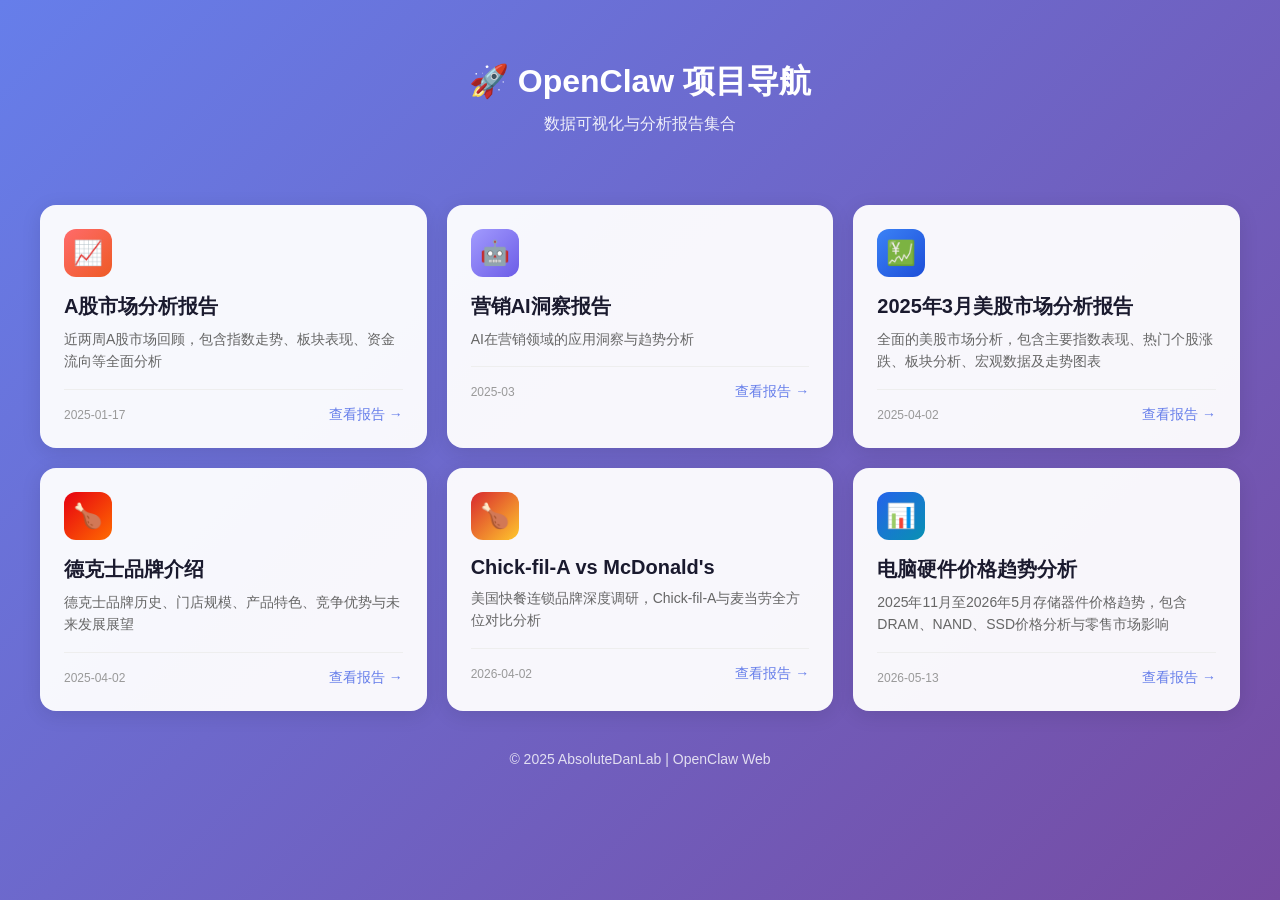
<file: index.html>
<!DOCTYPE html>
<html lang="zh-CN">
<head>
    <meta charset="UTF-8">
    <meta name="viewport" content="width=device-width, initial-scale=1.0">
    <title>OpenClaw 项目导航</title>
    <style>
        * {
            margin: 0;
            padding: 0;
            box-sizing: border-box;
        }
        
        body {
            font-family: -apple-system, BlinkMacSystemFont, 'Segoe UI', 'PingFang SC', sans-serif;
            background: linear-gradient(135deg, #667eea 0%, #764ba2 100%);
            min-height: 100vh;
            padding: 20px;
        }
        
        .header {
            text-align: center;
            padding: 40px 20px;
            color: white;
        }
        
        .header h1 {
            font-size: 32px;
            margin-bottom: 10px;
        }
        
        .header p {
            font-size: 16px;
            opacity: 0.9;
        }
        
        .container {
            max-width: 1200px;
            margin: 0 auto;
        }
        
        .project-grid {
            display: grid;
            grid-template-columns: repeat(auto-fill, minmax(300px, 1fr));
            gap: 20px;
            margin-top: 30px;
        }
        
        .project-card {
            background: rgba(255, 255, 255, 0.95);
            border-radius: 16px;
            padding: 24px;
            text-decoration: none;
            color: inherit;
            transition: all 0.3s ease;
            box-shadow: 0 4px 20px rgba(0, 0, 0, 0.1);
        }
        
        .project-card:hover {
            transform: translateY(-5px);
            box-shadow: 0 8px 30px rgba(0, 0, 0, 0.15);
        }
        
        .project-icon {
            width: 48px;
            height: 48px;
            border-radius: 12px;
            display: flex;
            align-items: center;
            justify-content: center;
            font-size: 24px;
            margin-bottom: 16px;
        }
        
        .project-title {
            font-size: 20px;
            font-weight: 600;
            color: #1a1a2e;
            margin-bottom: 8px;
        }
        
        .project-desc {
            font-size: 14px;
            color: #666;
            line-height: 1.6;
        }
        
        .project-meta {
            margin-top: 16px;
            padding-top: 16px;
            border-top: 1px solid #eee;
            display: flex;
            justify-content: space-between;
            align-items: center;
        }
        
        .project-date {
            font-size: 12px;
            color: #999;
        }
        
        .project-link {
            font-size: 14px;
            color: #667eea;
            font-weight: 500;
        }
        
        .footer {
            text-align: center;
            padding: 40px 20px;
            color: white;
            opacity: 0.8;
            font-size: 14px;
        }
    </style>
</head>
<body>
    <div class="header">
        <h1>🚀 OpenClaw 项目导航</h1>
        <p>数据可视化与分析报告集合</p>
    </div>
    
    <div class="container">
        <div class="project-grid">
            <a href="./a-stock-analysis/" class="project-card">
                <div class="project-icon" style="background: linear-gradient(135deg, #ff6b6b, #ee5a24);">
                    📈
                </div>
                <div class="project-title">A股市场分析报告</div>
                <div class="project-desc">近两周A股市场回顾，包含指数走势、板块表现、资金流向等全面分析</div>
                <div class="project-meta">
                    <span class="project-date">2025-01-17</span>
                    <span class="project-link">查看报告 →</span>
                </div>
            </a>
            <a href="./marketing-ai-insights/" class="project-card">
                <div class="project-icon" style="background: linear-gradient(135deg, #a29bfe, #6c5ce7);">
                    🤖
                </div>
                <div class="project-title">营销AI洞察报告</div>
                <div class="project-desc">AI在营销领域的应用洞察与趋势分析</div>
                <div class="project-meta">
                    <span class="project-date">2025-03</span>
                    <span class="project-link">查看报告 →</span>
                </div>
            </a>
            <a href="./march-us-stock-report/" class="project-card">
                <div class="project-icon" style="background: linear-gradient(135deg, #3b82f6, #1d4ed8);">
                    💹
                </div>
                <div class="project-title">2025年3月美股市场分析报告</div>
                <div class="project-desc">全面的美股市场分析，包含主要指数表现、热门个股涨跌、板块分析、宏观数据及走势图表</div>
                <div class="project-meta">
                    <span class="project-date">2025-04-02</span>
                    <span class="project-link">查看报告 →</span>
                </div>
            </a>
            <a href="./dicos-brand-intro/" class="project-card">
                <div class="project-icon" style="background: linear-gradient(135deg, #E60012, #FF6B00);">
                    🍗
                </div>
                <div class="project-title">德克士品牌介绍</div>
                <div class="project-desc">德克士品牌历史、门店规模、产品特色、竞争优势与未来发展展望</div>
                <div class="project-meta">
                    <span class="project-date">2025-04-02</span>
                    <span class="project-link">查看报告 →</span>
                </div>
            </a>
            <a href="./chick-fil-a-research/" class="project-card">
                <div class="project-icon" style="background: linear-gradient(135deg, #D8282F, #FFC72C);">
                    🍗
                </div>
                <div class="project-title">Chick-fil-A vs McDonald's</div>
                <div class="project-desc">美国快餐连锁品牌深度调研，Chick-fil-A与麦当劳全方位对比分析</div>
                <div class="project-meta">
                    <span class="project-date">2026-04-02</span>
                    <span class="project-link">查看报告 →</span>
                </div>
            </a>
            <a href="./pc-hardware-price-trend/" class="project-card">
                <div class="project-icon" style="background: linear-gradient(135deg, #2563eb, #0891b2);">
                    📊
                </div>
                <div class="project-title">电脑硬件价格趋势分析</div>
                <div class="project-desc">2025年11月至2026年5月存储器件价格趋势，包含DRAM、NAND、SSD价格分析与零售市场影响</div>
                <div class="project-meta">
                    <span class="project-date">2026-05-13</span>
                    <span class="project-link">查看报告 →</span>
                </div>
            </a>
        </div>
    </div>
    
    <div class="footer">
        <p>© 2025 AbsoluteDanLab | OpenClaw Web</p>
    </div>
</body>
</html>
</file>
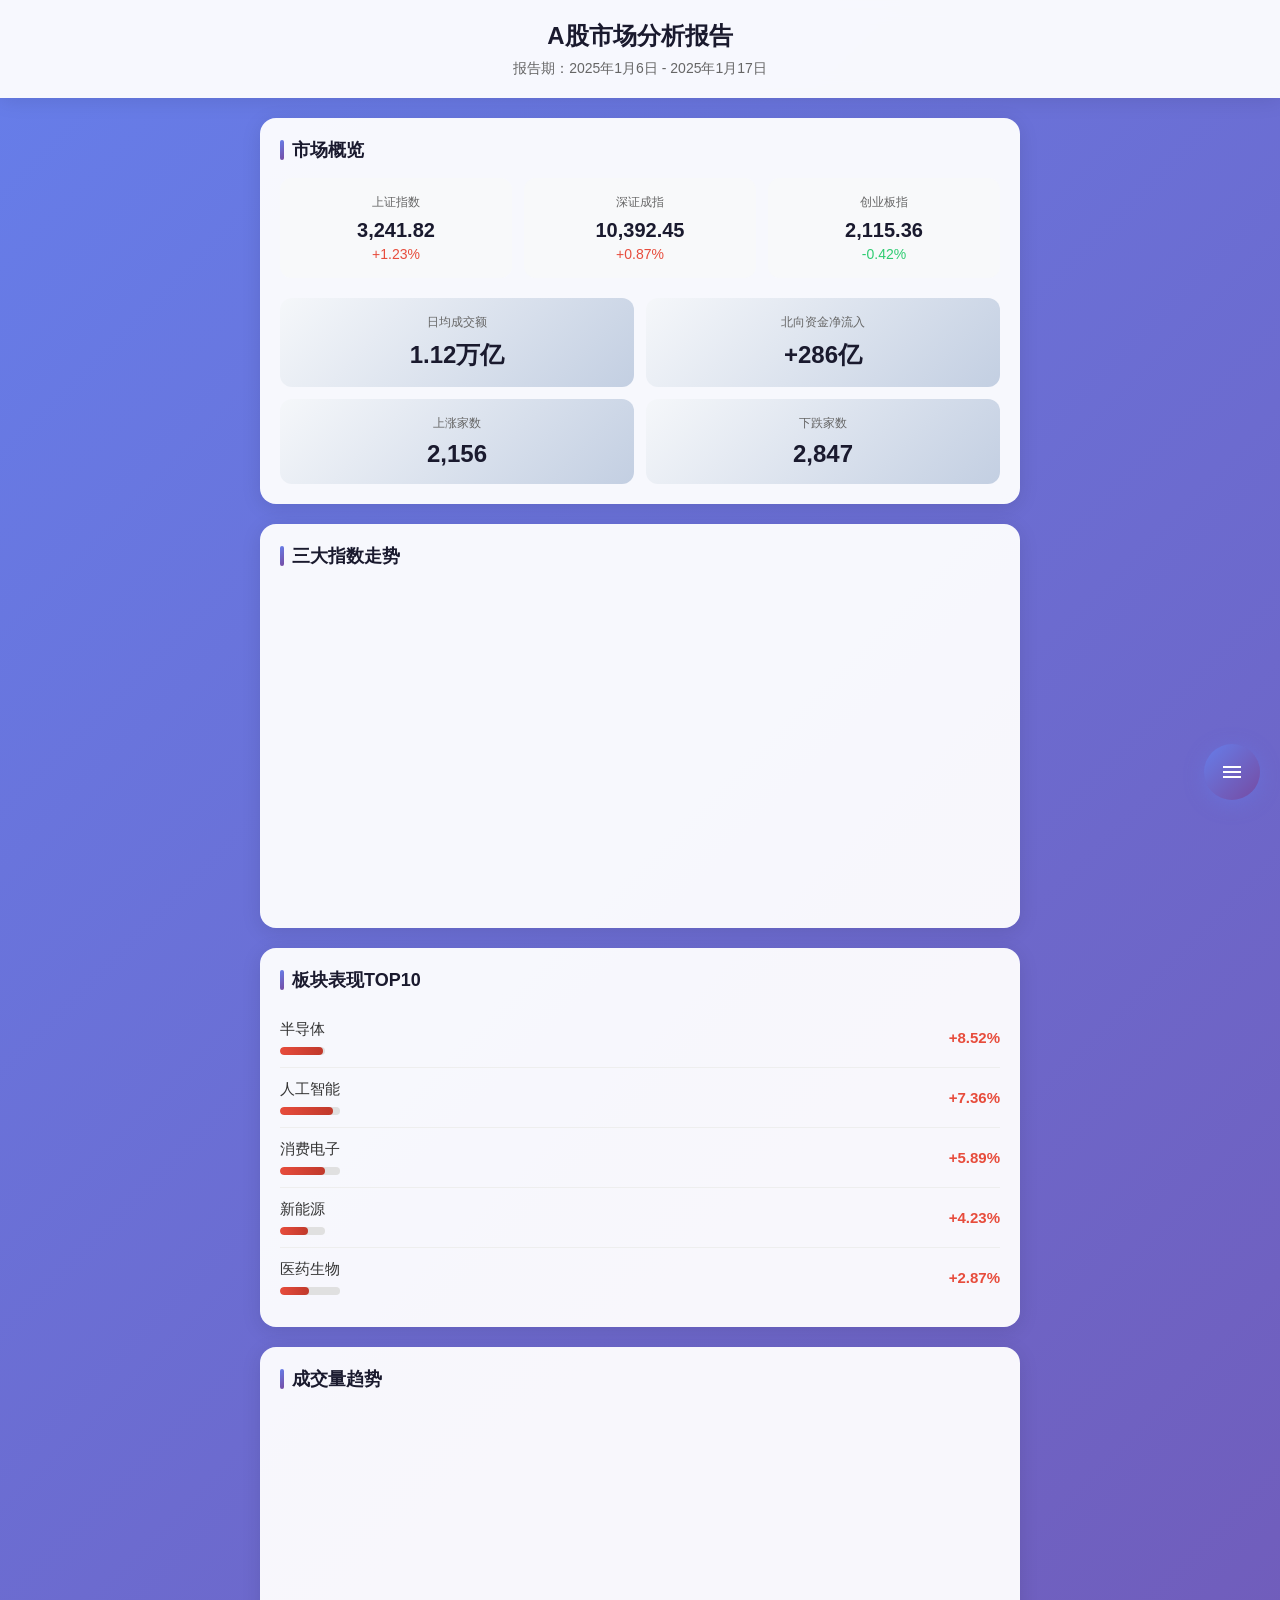
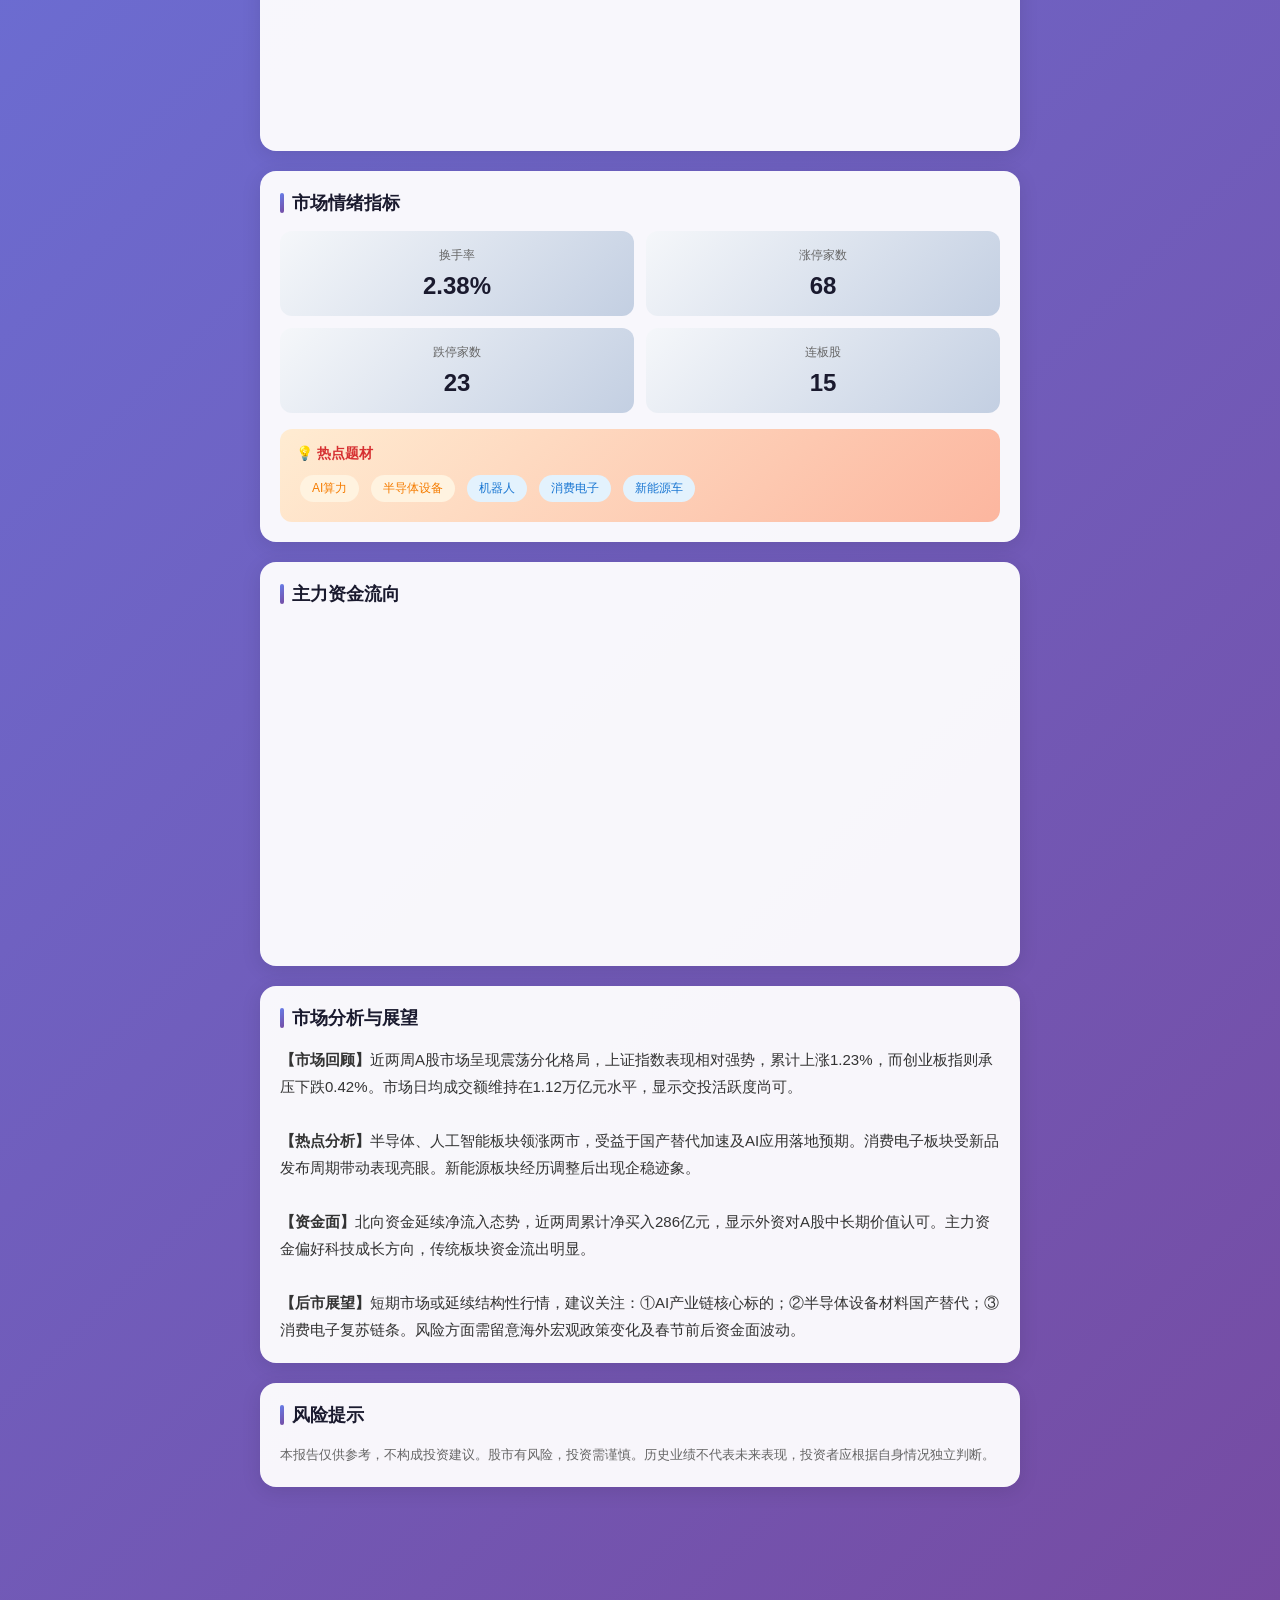
<file: a-stock-analysis/index.html>
<!DOCTYPE html>
<html lang="zh-CN">
<head>
    <meta charset="UTF-8">
    <meta name="viewport" content="width=device-width, initial-scale=1.0">
    <title>A股市场分析报告 | 近两周回顾</title>
    <style>
        * {
            margin: 0;
            padding: 0;
            box-sizing: border-box;
        }
        
        body {
            font-family: -apple-system, BlinkMacSystemFont, 'Segoe UI', 'PingFang SC', 'Hiragino Sans GB', 'Microsoft YaHei', sans-serif;
            background: linear-gradient(135deg, #667eea 0%, #764ba2 100%);
            min-height: 100vh;
            padding-bottom: 80px;
        }
        
        .header {
            background: rgba(255, 255, 255, 0.95);
            backdrop-filter: blur(10px);
            padding: 20px;
            text-align: center;
            position: sticky;
            top: 0;
            z-index: 100;
            box-shadow: 0 2px 20px rgba(0, 0, 0, 0.1);
        }
        
        .header h1 {
            font-size: 24px;
            color: #1a1a2e;
            margin-bottom: 8px;
        }
        
        .header .date {
            font-size: 14px;
            color: #666;
        }
        
        .container {
            max-width: 800px;
            margin: 0 auto;
            padding: 20px;
        }
        
        .card {
            background: rgba(255, 255, 255, 0.95);
            border-radius: 16px;
            padding: 20px;
            margin-bottom: 20px;
            box-shadow: 0 4px 20px rgba(0, 0, 0, 0.1);
        }
        
        .card-title {
            font-size: 18px;
            font-weight: 600;
            color: #1a1a2e;
            margin-bottom: 16px;
            display: flex;
            align-items: center;
            gap: 8px;
        }
        
        .card-title::before {
            content: '';
            width: 4px;
            height: 20px;
            background: linear-gradient(135deg, #667eea 0%, #764ba2 100%);
            border-radius: 2px;
        }
        
        .index-grid {
            display: grid;
            grid-template-columns: repeat(3, 1fr);
            gap: 12px;
            margin-bottom: 20px;
        }
        
        .index-item {
            text-align: center;
            padding: 16px 8px;
            background: #f8f9fa;
            border-radius: 12px;
        }
        
        .index-name {
            font-size: 12px;
            color: #666;
            margin-bottom: 8px;
        }
        
        .index-value {
            font-size: 20px;
            font-weight: 700;
            color: #1a1a2e;
        }
        
        .index-change {
            font-size: 14px;
            margin-top: 4px;
        }
        
        .up { color: #e74c3c; }
        .down { color: #2ecc71; }
        
        .chart-container {
            position: relative;
            height: 300px;
            margin: 20px 0;
        }
        
        .stats-grid {
            display: grid;
            grid-template-columns: repeat(2, 1fr);
            gap: 12px;
        }
        
        .stat-item {
            padding: 16px;
            background: linear-gradient(135deg, #f5f7fa 0%, #c3cfe2 100%);
            border-radius: 12px;
            text-align: center;
        }
        
        .stat-label {
            font-size: 12px;
            color: #666;
            margin-bottom: 8px;
        }
        
        .stat-value {
            font-size: 24px;
            font-weight: 700;
            color: #1a1a2e;
        }
        
        .sector-list {
            list-style: none;
        }
        
        .sector-item {
            display: flex;
            justify-content: space-between;
            align-items: center;
            padding: 12px 0;
            border-bottom: 1px solid #eee;
        }
        
        .sector-item:last-child {
            border-bottom: none;
        }
        
        .sector-name {
            font-size: 15px;
            color: #333;
        }
        
        .sector-change {
            font-size: 15px;
            font-weight: 600;
        }
        
        .progress-bar {
            height: 8px;
            background: #e0e0e0;
            border-radius: 4px;
            overflow: hidden;
            margin-top: 8px;
        }
        
        .progress-fill {
            height: 100%;
            border-radius: 4px;
            transition: width 0.3s ease;
        }
        
        .highlight-box {
            background: linear-gradient(135deg, #ffecd2 0%, #fcb69f 100%);
            border-radius: 12px;
            padding: 16px;
            margin-top: 16px;
        }
        
        .highlight-title {
            font-size: 14px;
            font-weight: 600;
            color: #d63031;
            margin-bottom: 8px;
        }
        
        .highlight-content {
            font-size: 14px;
            color: #2d3436;
            line-height: 1.6;
        }
        
        .tag {
            display: inline-block;
            padding: 4px 12px;
            background: #e3f2fd;
            color: #1976d2;
            border-radius: 20px;
            font-size: 12px;
            margin: 4px;
        }
        
        .tag.hot {
            background: #fff3e0;
            color: #f57c00;
        }
        
        .summary-text {
            font-size: 15px;
            line-height: 1.8;
            color: #333;
        }
        
        .nav-float {
            position: fixed;
            right: 20px;
            bottom: 100px;
            z-index: 1000;
        }
        
        .nav-toggle {
            width: 56px;
            height: 56px;
            border-radius: 50%;
            background: linear-gradient(135deg, #667eea 0%, #764ba2 100%);
            border: none;
            box-shadow: 0 4px 20px rgba(102, 126, 234, 0.4);
            cursor: pointer;
            display: flex;
            align-items: center;
            justify-content: center;
            transition: all 0.3s ease;
        }
        
        .nav-toggle svg {
            width: 24px;
            height: 24px;
            fill: white;
            transition: transform 0.3s ease;
        }
        
        .nav-menu {
            position: absolute;
            bottom: 70px;
            right: 0;
            background: rgba(255, 255, 255, 0.95);
            backdrop-filter: blur(10px);
            border-radius: 16px;
            padding: 8px;
            box-shadow: 0 8px 30px rgba(0, 0, 0, 0.15);
            opacity: 0;
            transform: translateY(20px);
            pointer-events: none;
            transition: all 0.3s ease;
            min-width: 160px;
        }
        
        .nav-menu.active {
            opacity: 1;
            transform: translateY(0);
            pointer-events: auto;
        }
        
        .nav-item {
            display: block;
            padding: 12px 20px;
            color: #333;
            text-decoration: none;
            font-size: 14px;
            border-radius: 8px;
            transition: background 0.2s;
            white-space: nowrap;
        }
        
        .nav-item:hover, .nav-item.active {
            background: linear-gradient(135deg, #667eea 0%, #764ba2 100%);
            color: white;
        }
        
        .back-top {
            position: fixed;
            left: 20px;
            bottom: 100px;
            width: 48px;
            height: 48px;
            border-radius: 50%;
            background: rgba(255, 255, 255, 0.9);
            border: none;
            box-shadow: 0 4px 15px rgba(0, 0, 0, 0.1);
            cursor: pointer;
            opacity: 0;
            transition: opacity 0.3s ease;
        }
        
        .back-top.visible {
            opacity: 1;
        }
        
        .back-top svg {
            width: 20px;
            height: 20px;
            fill: #667eea;
        }
        
        @media (max-width: 480px) {
            .header h1 {
                font-size: 20px;
            }
            
            .index-value {
                font-size: 16px;
            }
            
            .stat-value {
                font-size: 20px;
            }
        }
    </style>
</head>
<body>
    <div class="header">
        <h1>A股市场分析报告</h1>
        <div class="date">报告期：2025年1月6日 - 2025年1月17日</div>
    </div>
    
    <div class="container">
        <!-- 市场概览 -->
        <section id="overview">
            <div class="card">
                <div class="card-title">市场概览</div>
                <div class="index-grid">
                    <div class="index-item">
                        <div class="index-name">上证指数</div>
                        <div class="index-value">3,241.82</div>
                        <div class="index-change up">+1.23%</div>
                    </div>
                    <div class="index-item">
                        <div class="index-name">深证成指</div>
                        <div class="index-value">10,392.45</div>
                        <div class="index-change up">+0.87%</div>
                    </div>
                    <div class="index-item">
                        <div class="index-name">创业板指</div>
                        <div class="index-value">2,115.36</div>
                        <div class="index-change down">-0.42%</div>
                    </div>
                </div>
                
                <div class="stats-grid">
                    <div class="stat-item">
                        <div class="stat-label">日均成交额</div>
                        <div class="stat-value">1.12万亿</div>
                    </div>
                    <div class="stat-item">
                        <div class="stat-label">北向资金净流入</div>
                        <div class="stat-value">+286亿</div>
                    </div>
                    <div class="stat-item">
                        <div class="stat-label">上涨家数</div>
                        <div class="stat-value up">2,156</div>
                    </div>
                    <div class="stat-item">
                        <div class="stat-label">下跌家数</div>
                        <div class="stat-value down">2,847</div>
                    </div>
                </div>
            </div>
        </section>
        
        <!-- 指数走势 -->
        <section id="trend">
            <div class="card">
                <div class="card-title">三大指数走势</div>
                <div class="chart-container">
                    <canvas id="indexChart"></canvas>
                </div>
            </div>
        </section>
        
        <!-- 板块表现 -->
        <section id="sectors">
            <div class="card">
                <div class="card-title">板块表现TOP10</div>
                <ul class="sector-list">
                    <li class="sector-item">
                        <div>
                            <div class="sector-name">半导体</div>
                            <div class="progress-bar">
                                <div class="progress-fill" style="width: 95%; background: linear-gradient(90deg, #e74c3c, #c0392b);"></div>
                            </div>
                        </div>
                        <span class="sector-change up">+8.52%</span>
                    </li>
                    <li class="sector-item">
                        <div>
                            <div class="sector-name">人工智能</div>
                            <div class="progress-bar">
                                <div class="progress-fill" style="width: 88%; background: linear-gradient(90deg, #e74c3c, #c0392b);"></div>
                            </div>
                        </div>
                        <span class="sector-change up">+7.36%</span>
                    </li>
                    <li class="sector-item">
                        <div>
                            <div class="sector-name">消费电子</div>
                            <div class="progress-bar">
                                <div class="progress-fill" style="width: 75%; background: linear-gradient(90deg, #e74c3c, #c0392b);"></div>
                            </div>
                        </div>
                        <span class="sector-change up">+5.89%</span>
                    </li>
                    <li class="sector-item">
                        <div>
                            <div class="sector-name">新能源</div>
                            <div class="progress-bar">
                                <div class="progress-fill" style="width: 62%; background: linear-gradient(90deg, #e74c3c, #c0392b);"></div>
                            </div>
                        </div>
                        <span class="sector-change up">+4.23%</span>
                    </li>
                    <li class="sector-item">
                        <div>
                            <div class="sector-name">医药生物</div>
                            <div class="progress-bar">
                                <div class="progress-fill" style="width: 48%; background: linear-gradient(90deg, #e74c3c, #c0392b);"></div>
                            </div>
                        </div>
                        <span class="sector-change up">+2.87%</span>
                    </li>
                </ul>
            </div>
        </section>
        
        <!-- 成交量分析 -->
        <section id="volume">
            <div class="card">
                <div class="card-title">成交量趋势</div>
                <div class="chart-container">
                    <canvas id="volumeChart"></canvas>
                </div>
            </div>
        </section>
        
        <!-- 市场情绪 -->
        <section id="sentiment">
            <div class="card">
                <div class="card-title">市场情绪指标</div>
                <div class="stats-grid">
                    <div class="stat-item">
                        <div class="stat-label">换手率</div>
                        <div class="stat-value">2.38%</div>
                    </div>
                    <div class="stat-item">
                        <div class="stat-label">涨停家数</div>
                        <div class="stat-value up">68</div>
                    </div>
                    <div class="stat-item">
                        <div class="stat-label">跌停家数</div>
                        <div class="stat-value down">23</div>
                    </div>
                    <div class="stat-item">
                        <div class="stat-label">连板股</div>
                        <div class="stat-value">15</div>
                    </div>
                </div>
                
                <div class="highlight-box">
                    <div class="highlight-title">💡 热点题材</div>
                    <div class="highlight-content">
                        <span class="tag hot">AI算力</span>
                        <span class="tag hot">半导体设备</span>
                        <span class="tag">机器人</span>
                        <span class="tag">消费电子</span>
                        <span class="tag">新能源车</span>
                    </div>
                </div>
            </div>
        </section>
        
        <!-- 资金流向 -->
        <section id="capital">
            <div class="card">
                <div class="card-title">主力资金流向</div>
                <div class="chart-container">
                    <canvas id="capitalChart"></canvas>
                </div>
            </div>
        </section>
        
        <!-- 市场总结 -->
        <section id="summary">
            <div class="card">
                <div class="card-title">市场分析与展望</div>
                <div class="summary-text">
                    <p><strong>【市场回顾】</strong>近两周A股市场呈现震荡分化格局，上证指数表现相对强势，累计上涨1.23%，而创业板指则承压下跌0.42%。市场日均成交额维持在1.12万亿元水平，显示交投活跃度尚可。</p>
                    <br>
                    <p><strong>【热点分析】</strong>半导体、人工智能板块领涨两市，受益于国产替代加速及AI应用落地预期。消费电子板块受新品发布周期带动表现亮眼。新能源板块经历调整后出现企稳迹象。</p>
                    <br>
                    <p><strong>【资金面】</strong>北向资金延续净流入态势，近两周累计净买入286亿元，显示外资对A股中长期价值认可。主力资金偏好科技成长方向，传统板块资金流出明显。</p>
                    <br>
                    <p><strong>【后市展望】</strong>短期市场或延续结构性行情，建议关注：①AI产业链核心标的；②半导体设备材料国产替代；③消费电子复苏链条。风险方面需留意海外宏观政策变化及春节前后资金面波动。</p>
                </div>
            </div>
        </section>
        
        <!-- 风险提示 -->
        <section id="risk">
            <div class="card">
                <div class="card-title">风险提示</div>
                <div class="summary-text" style="font-size: 13px; color: #666;">
                    本报告仅供参考，不构成投资建议。股市有风险，投资需谨慎。历史业绩不代表未来表现，投资者应根据自身情况独立判断。
                </div>
            </div>
        </section>
    </div>
    
    <!-- 悬浮导航 -->
    <div class="nav-float">
        <button class="nav-toggle" onclick="toggleNav()">
            <svg viewBox="0 0 24 24"><path d="M3 18h18v-2H3v2zm0-5h18v-2H3v2zm0-7v2h18V6H3z"/></svg>
        </button>
        <div class="nav-menu" id="navMenu">
            <a href="#overview" class="nav-item active">市场概览</a>
            <a href="#trend" class="nav-item">指数走势</a>
            <a href="#sectors" class="nav-item">板块表现</a>
            <a href="#volume" class="nav-item">成交量</a>
            <a href="#sentiment" class="nav-item">市场情绪</a>
            <a href="#capital" class="nav-item">资金流向</a>
            <a href="#summary" class="nav-item">市场展望</a>
        </div>
    </div>
    
    <!-- 回到顶部 -->
    <button class="back-top" id="backTop" onclick="scrollToTop()">
        <svg viewBox="0 0 24 24"><path d="M7.41 15.41L12 10.83l4.59 4.58L18 14l-6-6-6 6z"/></svg>
    </button>
    
    <script src="https://cdn.bootcdn.net/ajax/libs/Chart.js/4.4.1/chart.umd.min.js"></script>
    <script>
        // 指数走势图
        const indexCtx = document.getElementById('indexChart').getContext('2d');
        new Chart(indexCtx, {
            type: 'line',
            data: {
                labels: ['1/6', '1/7', '1/8', '1/9', '1/10', '1/13', '1/14', '1/15', '1/16', '1/17'],
                datasets: [{
                    label: '上证指数',
                    data: [3206, 3215, 3208, 3226, 3230, 3220, 3235, 3228, 3240, 3241],
                    borderColor: '#e74c3c',
                    backgroundColor: 'rgba(231, 76, 60, 0.1)',
                    tension: 0.4,
                    fill: true
                }, {
                    label: '深证成指',
                    data: [10350, 10380, 10320, 10410, 10385, 10360, 10400, 10370, 10405, 10392],
                    borderColor: '#3498db',
                    backgroundColor: 'rgba(52, 152, 219, 0.1)',
                    tension: 0.4,
                    fill: true
                }, {
                    label: '创业板指',
                    data: [2125, 2130, 2110, 2125, 2118, 2105, 2120, 2110, 2118, 2115],
                    borderColor: '#9b59b6',
                    backgroundColor: 'rgba(155, 89, 182, 0.1)',
                    tension: 0.4,
                    fill: true
                }]
            },
            options: {
                responsive: true,
                maintainAspectRatio: false,
                plugins: {
                    legend: {
                        position: 'bottom',
                        labels: {
                            usePointStyle: true,
                            padding: 15
                        }
                    }
                },
                scales: {
                    y: {
                        beginAtZero: false,
                        grid: {
                            color: 'rgba(0,0,0,0.05)'
                        }
                    },
                    x: {
                        grid: {
                            display: false
                        }
                    }
                }
            }
        });
        
        // 成交量图
        const volumeCtx = document.getElementById('volumeChart').getContext('2d');
        new Chart(volumeCtx, {
            type: 'bar',
            data: {
                labels: ['1/6', '1/7', '1/8', '1/9', '1/10', '1/13', '1/14', '1/15', '1/16', '1/17'],
                datasets: [{
                    label: '成交额(亿元)',
                    data: [10850, 11230, 10680, 11520, 10980, 11350, 11800, 10560, 11680, 11200],
                    backgroundColor: 'rgba(102, 126, 234, 0.8)',
                    borderRadius: 6
                }]
            },
            options: {
                responsive: true,
                maintainAspectRatio: false,
                plugins: {
                    legend: {
                        display: false
                    }
                },
                scales: {
                    y: {
                        beginAtZero: true,
                        grid: {
                            color: 'rgba(0,0,0,0.05)'
                        }
                    },
                    x: {
                        grid: {
                            display: false
                        }
                    }
                }
            }
        });
        
        // 资金流向图
        const capitalCtx = document.getElementById('capitalChart').getContext('2d');
        new Chart(capitalCtx, {
            type: 'doughnut',
            data: {
                labels: ['半导体', 'AI算力', '消费电子', '新能源', '医药', '其他'],
                datasets: [{
                    data: [28, 22, 18, 15, 10, 7],
                    backgroundColor: [
                        '#e74c3c',
                        '#3498db',
                        '#9b59b6',
                        '#2ecc71',
                        '#f39c12',
                        '#95a5a6'
                    ],
                    borderWidth: 0
                }]
            },
            options: {
                responsive: true,
                maintainAspectRatio: false,
                plugins: {
                    legend: {
                        position: 'bottom',
                        labels: {
                            usePointStyle: true,
                            padding: 15
                        }
                    }
                },
                cutout: '60%'
            }
        });
        
        // 导航功能
        function toggleNav() {
            const menu = document.getElementById('navMenu');
            menu.classList.toggle('active');
        }
        
        function scrollToTop() {
            window.scrollTo({ top: 0, behavior: 'smooth' });
        }
        
        // 滚动监听
        window.addEventListener('scroll', () => {
            const backTop = document.getElementById('backTop');
            if (window.scrollY > 300) {
                backTop.classList.add('visible');
            } else {
                backTop.classList.remove('visible');
            }
            
            // 高亮当前章节
            const sections = document.querySelectorAll('section');
            const navItems = document.querySelectorAll('.nav-item');
            
            sections.forEach((section, index) => {
                const rect = section.getBoundingClientRect();
                if (rect.top <= 100 && rect.bottom >= 100) {
                    navItems.forEach(item => item.classList.remove('active'));
                    navItems[index].classList.add('active');
                }
            });
        });
        
        // 点击导航项关闭菜单
        document.querySelectorAll('.nav-item').forEach(item => {
            item.addEventListener('click', () => {
                document.getElementById('navMenu').classList.remove('active');
            });
        });
    </script>
</body>
</html>
</file>
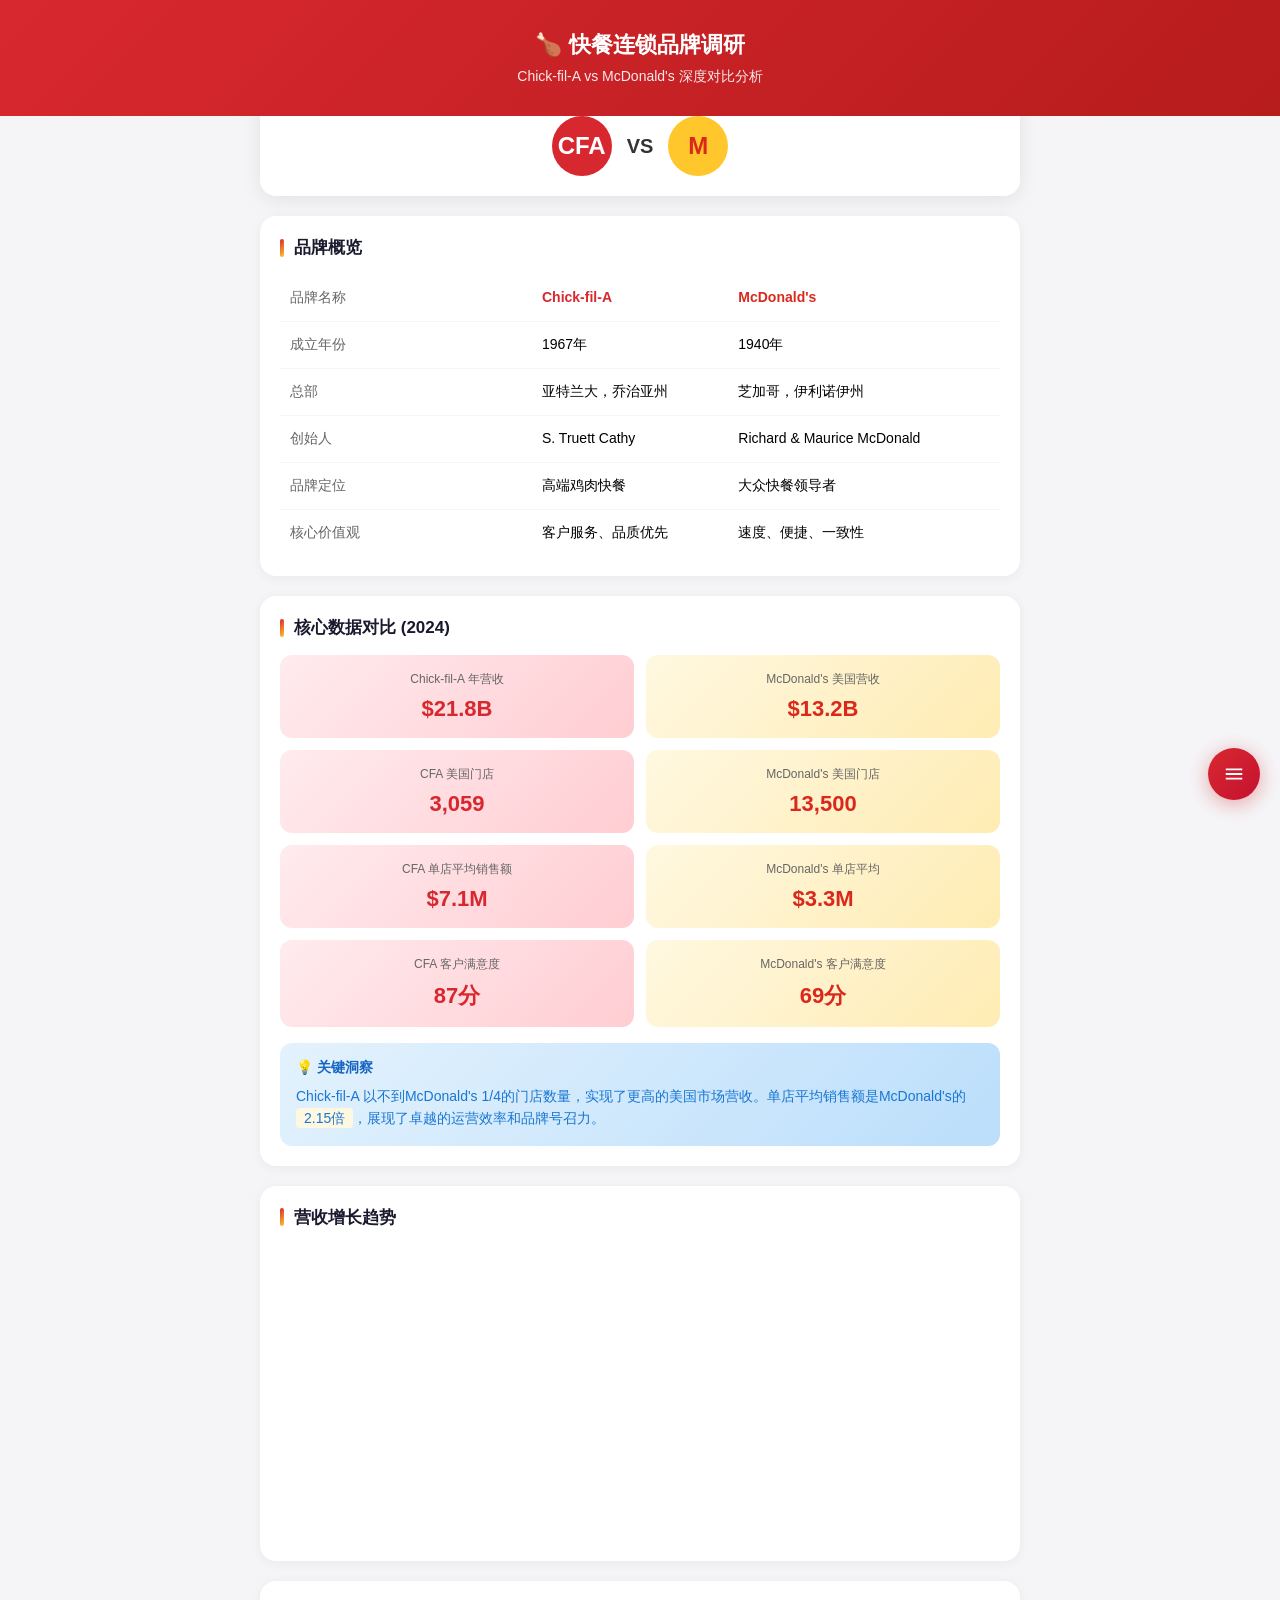
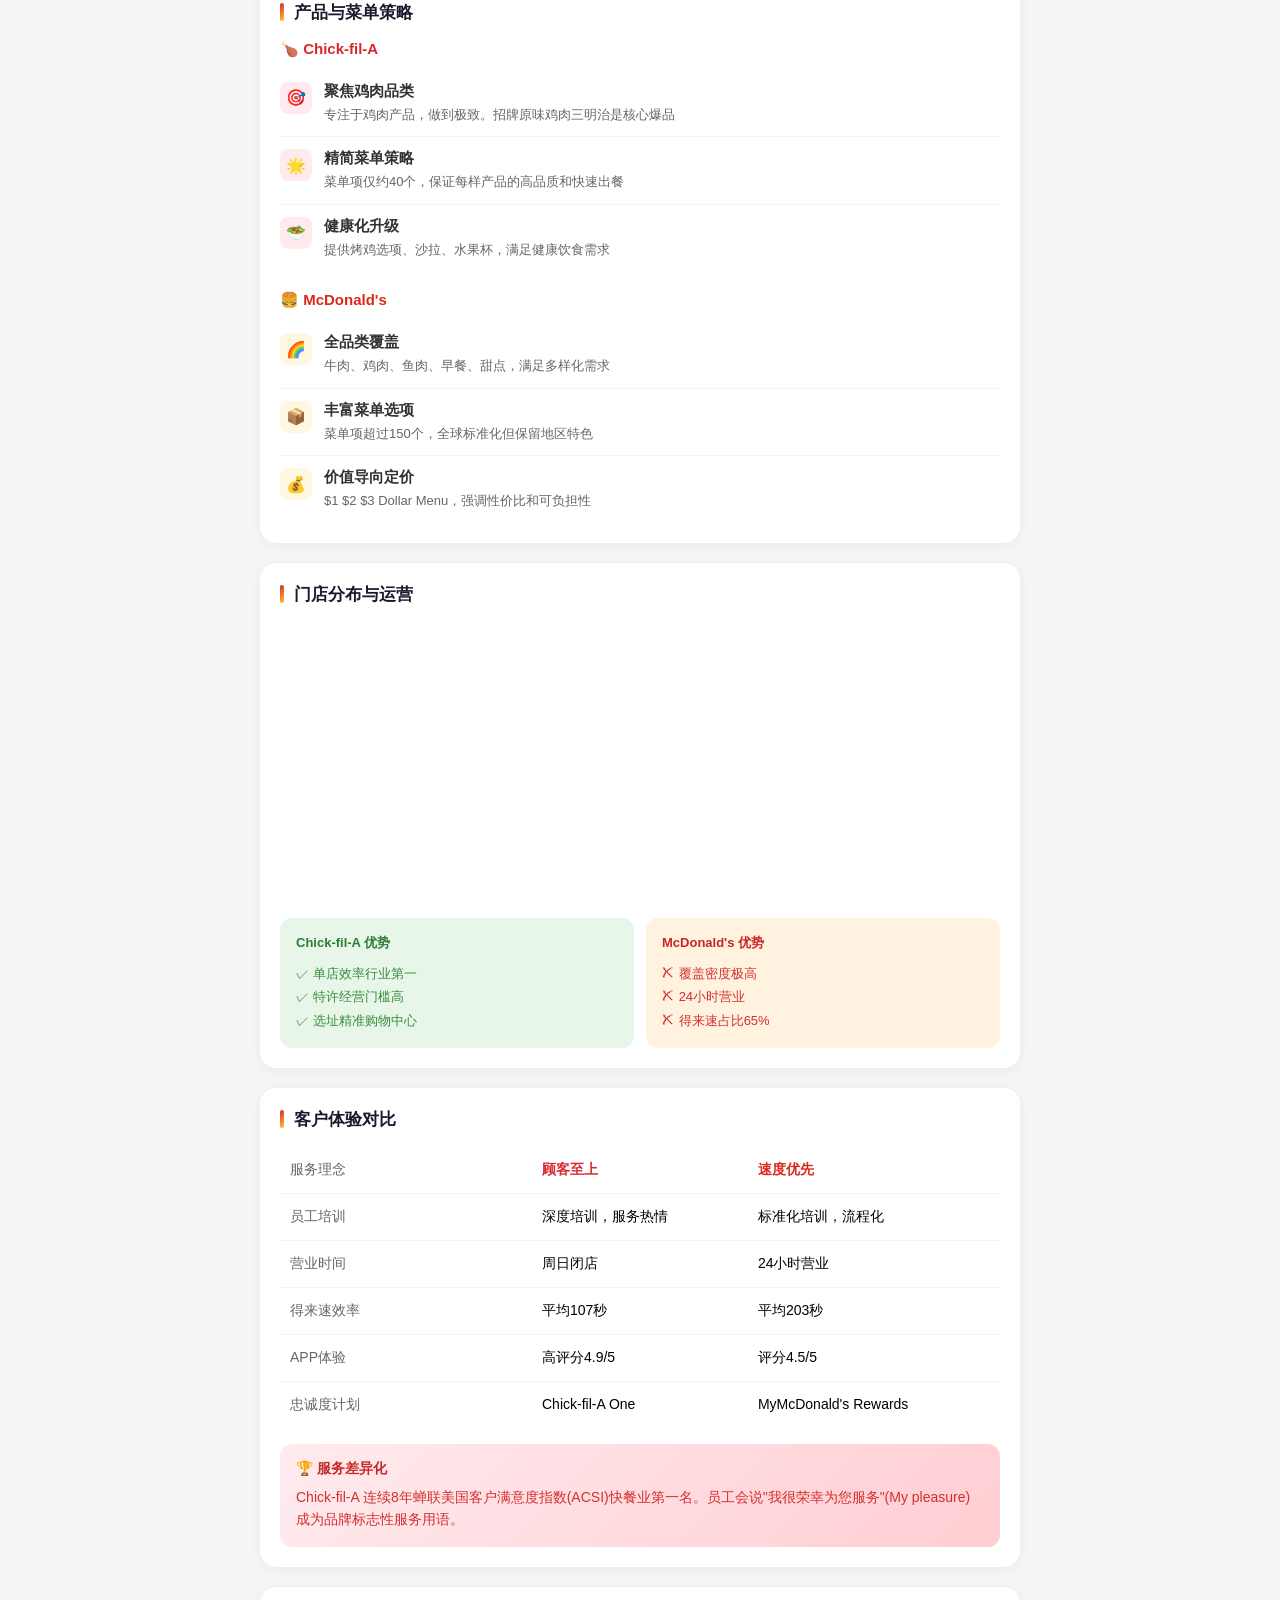
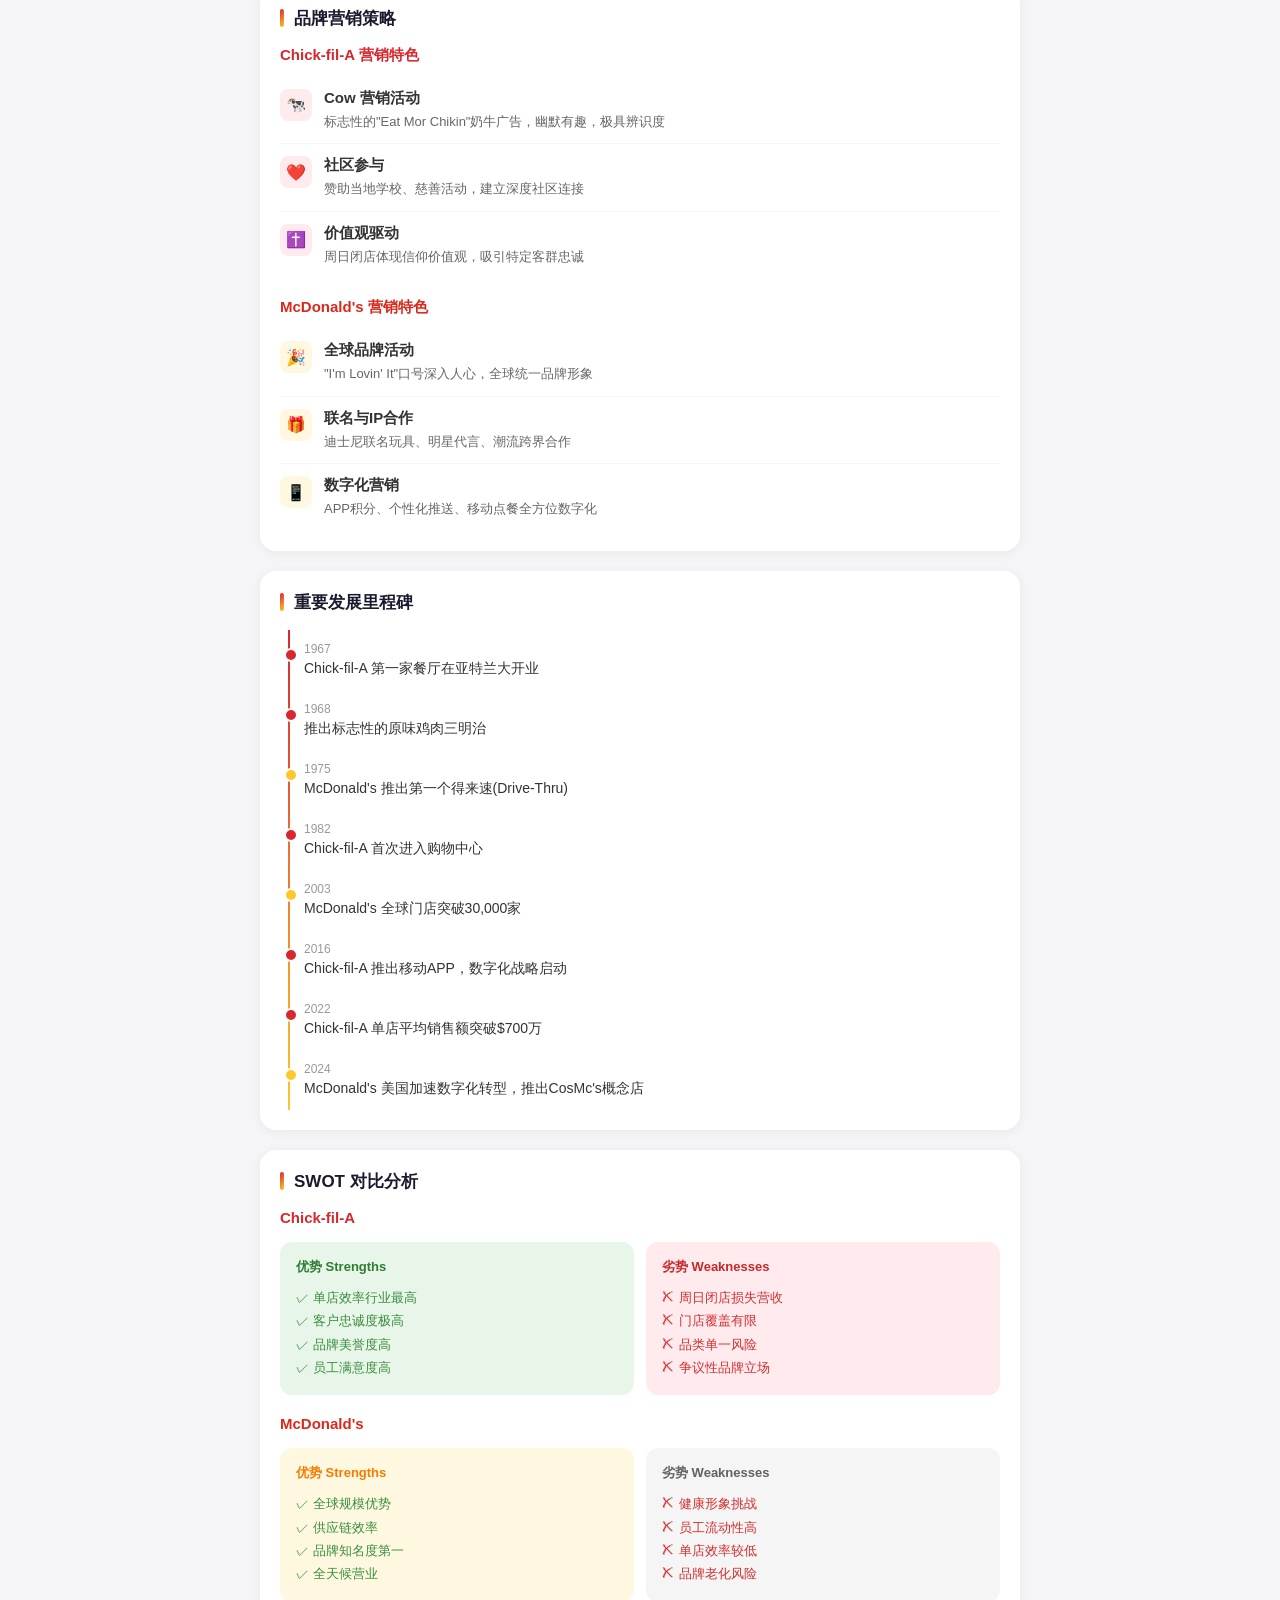
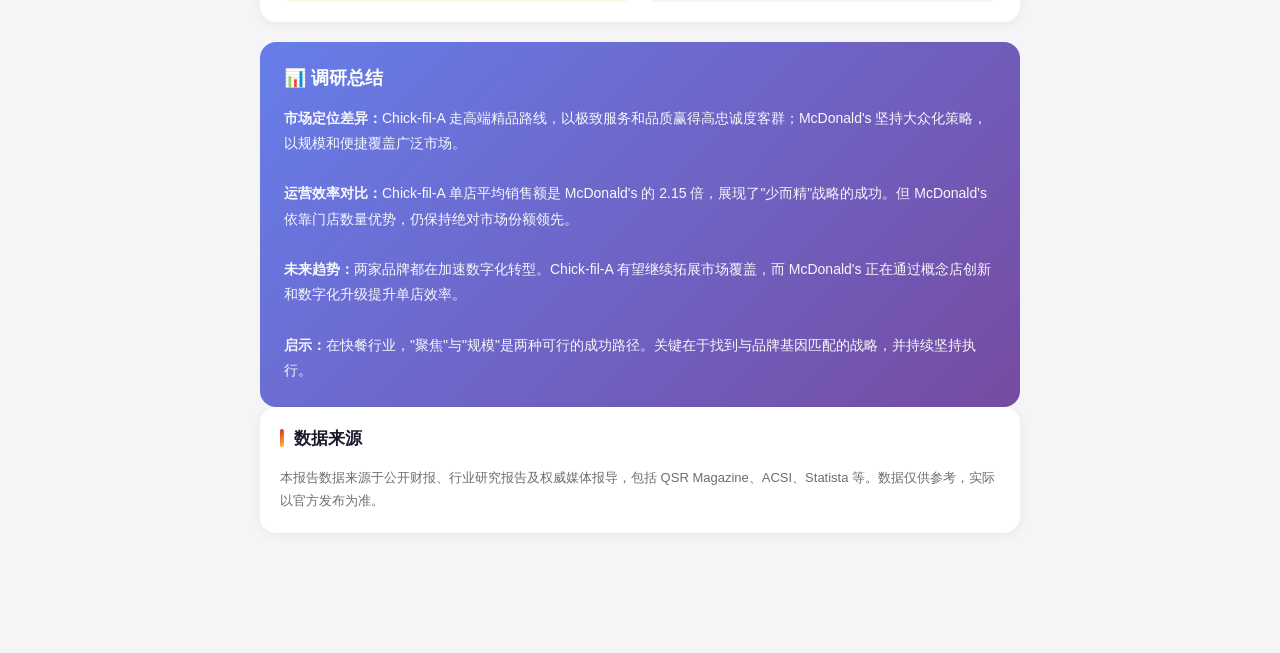
<file: chick-fil-a-research/index.html>
<!DOCTYPE html>
<html lang="zh-CN">
<head>
    <meta charset="UTF-8">
    <meta name="viewport" content="width=device-width, initial-scale=1.0">
    <title>Chick-fil-A vs McDonald's 调研报告</title>
    <style>
        * {
            margin: 0;
            padding: 0;
            box-sizing: border-box;
        }
        
        body {
            font-family: -apple-system, BlinkMacSystemFont, 'Segoe UI', 'PingFang SC', sans-serif;
            background: #f5f5f7;
            min-height: 100vh;
            padding-bottom: 80px;
        }
        
        .header {
            background: linear-gradient(135deg, #E51636 0%, #C41230 100%);
            padding: 30px 20px;
            text-align: center;
            position: sticky;
            top: 0;
            z-index: 100;
        }
        
        .header.chick-fil-a {
            background: linear-gradient(135deg, #D8282F 0%, #B71C1C 100%);
        }
        
        .header h1 {
            font-size: 22px;
            color: white;
            margin-bottom: 8px;
            font-weight: 700;
        }
        
        .header .subtitle {
            font-size: 14px;
            color: rgba(255,255,255,0.9);
        }
        
        .container {
            max-width: 800px;
            margin: 0 auto;
            padding: 20px;
        }
        
        .vs-banner {
            display: flex;
            align-items: center;
            justify-content: center;
            gap: 15px;
            margin: -40px 0 20px;
            padding: 20px;
            background: white;
            border-radius: 16px;
            box-shadow: 0 4px 20px rgba(0,0,0,0.08);
        }
        
        .brand-logo {
            width: 60px;
            height: 60px;
            border-radius: 50%;
            display: flex;
            align-items: center;
            justify-content: center;
            font-size: 24px;
            font-weight: 700;
            color: white;
        }
        
        .brand-logo.cfa {
            background: #D8282F;
        }
        
        .brand-logo.mcd {
            background: #FFC72C;
            color: #DA291C;
        }
        
        .vs-text {
            font-size: 20px;
            font-weight: 700;
            color: #333;
        }
        
        .card {
            background: white;
            border-radius: 16px;
            padding: 20px;
            margin-bottom: 20px;
            box-shadow: 0 2px 12px rgba(0,0,0,0.05);
        }
        
        .card-title {
            font-size: 17px;
            font-weight: 600;
            color: #1a1a2e;
            margin-bottom: 16px;
            display: flex;
            align-items: center;
            gap: 10px;
        }
        
        .card-title::before {
            content: '';
            width: 4px;
            height: 18px;
            background: linear-gradient(135deg, #D8282F 0%, #FFC72C 100%);
            border-radius: 2px;
        }
        
        .compare-table {
            width: 100%;
            border-collapse: collapse;
        }
        
        .compare-table th {
            text-align: left;
            padding: 12px 10px;
            font-size: 12px;
            color: #666;
            border-bottom: 2px solid #f0f0f0;
            text-transform: uppercase;
            letter-spacing: 0.5px;
        }
        
        .compare-table td {
            padding: 14px 10px;
            font-size: 14px;
            border-bottom: 1px solid #f5f5f5;
            vertical-align: top;
        }
        
        .compare-table tr:last-child td {
            border-bottom: none;
        }
        
        .compare-table .label {
            color: #666;
            font-weight: 500;
            width: 35%;
        }
        
        .cfa-value {
            color: #D8282F;
            font-weight: 600;
        }
        
        .mcd-value {
            color: #DA291C;
            font-weight: 600;
        }
        
        .highlight {
            background: #FFF8E1;
            padding: 2px 8px;
            border-radius: 4px;
        }
        
        .stat-grid {
            display: grid;
            grid-template-columns: repeat(2, 1fr);
            gap: 12px;
        }
        
        .stat-box {
            padding: 16px;
            border-radius: 12px;
            text-align: center;
        }
        
        .stat-box.cfa {
            background: linear-gradient(135deg, #FFEBEE 0%, #FFCDD2 100%);
        }
        
        .stat-box.mcd {
            background: linear-gradient(135deg, #FFF8E1 0%, #FFECB3 100%);
        }
        
        .stat-label {
            font-size: 12px;
            color: #666;
            margin-bottom: 8px;
        }
        
        .stat-value {
            font-size: 22px;
            font-weight: 700;
        }
        
        .stat-value.cfa {
            color: #D8282F;
        }
        
        .stat-value.mcd {
            color: #DA291C;
        }
        
        .chart-container {
            position: relative;
            height: 280px;
            margin: 16px 0;
        }
        
        .feature-list {
            list-style: none;
        }
        
        .feature-item {
            display: flex;
            align-items: flex-start;
            gap: 12px;
            padding: 12px 0;
            border-bottom: 1px solid #f5f5f5;
        }
        
        .feature-item:last-child {
            border-bottom: none;
        }
        
        .feature-icon {
            width: 32px;
            height: 32px;
            border-radius: 8px;
            display: flex;
            align-items: center;
            justify-content: center;
            font-size: 16px;
            flex-shrink: 0;
        }
        
        .feature-icon.cfa {
            background: #FFEBEE;
        }
        
        .feature-icon.mcd {
            background: #FFF8E1;
        }
        
        .feature-content h4 {
            font-size: 15px;
            color: #333;
            margin-bottom: 4px;
        }
        
        .feature-content p {
            font-size: 13px;
            color: #666;
            line-height: 1.5;
        }
        
        .insight-box {
            background: linear-gradient(135deg, #E3F2FD 0%, #BBDEFB 100%);
            border-radius: 12px;
            padding: 16px;
            margin-top: 16px;
        }
        
        .insight-title {
            font-size: 14px;
            font-weight: 600;
            color: #1565C0;
            margin-bottom: 8px;
            display: flex;
            align-items: center;
            gap: 6px;
        }
        
        .insight-content {
            font-size: 14px;
            color: #1976D2;
            line-height: 1.6;
        }
        
        .pros-cons {
            display: grid;
            grid-template-columns: 1fr 1fr;
            gap: 12px;
            margin-top: 16px;
        }
        
        .pros, .cons {
            padding: 16px;
            border-radius: 12px;
        }
        
        .pros {
            background: #E8F5E9;
        }
        
        .cons {
            background: #FFEBEE;
        }
        
        .pros h4, .cons h4 {
            font-size: 13px;
            font-weight: 600;
            margin-bottom: 10px;
        }
        
        .pros h4 {
            color: #2E7D32;
        }
        
        .cons h4 {
            color: #C62828;
        }
        
        .pros ul, .cons ul {
            list-style: none;
            font-size: 13px;
            line-height: 1.8;
        }
        
        .pros li {
            color: #388E3C;
        }
        
        .cons li {
            color: #D32F2F;
        }
        
        .pros li::before {
            content: '✓ ';
        }
        
        .cons li::before {
            content: '✗ ';
        }
        
        .timeline {
            position: relative;
            padding-left: 24px;
        }
        
        .timeline::before {
            content: '';
            position: absolute;
            left: 8px;
            top: 0;
            bottom: 0;
            width: 2px;
            background: linear-gradient(180deg, #D8282F, #FFC72C);
        }
        
        .timeline-item {
            position: relative;
            padding: 12px 0;
        }
        
        .timeline-item::before {
            content: '';
            position: absolute;
            left: -20px;
            top: 18px;
            width: 10px;
            height: 10px;
            border-radius: 50%;
            background: #D8282F;
            border: 2px solid white;
        }
        
        .timeline-item.mcd::before {
            background: #FFC72C;
        }
        
        .timeline-year {
            font-size: 12px;
            color: #999;
            margin-bottom: 4px;
        }
        
        .timeline-text {
            font-size: 14px;
            color: #333;
        }
        
        .summary-box {
            background: linear-gradient(135deg, #667eea 0%, #764ba2 100%);
            border-radius: 16px;
            padding: 24px;
            color: white;
        }
        
        .summary-title {
            font-size: 18px;
            font-weight: 600;
            margin-bottom: 16px;
        }
        
        .summary-text {
            font-size: 14px;
            line-height: 1.8;
            opacity: 0.95;
        }
        
        .nav-float {
            position: fixed;
            right: 20px;
            bottom: 100px;
            z-index: 1000;
        }
        
        .nav-toggle {
            width: 52px;
            height: 52px;
            border-radius: 50%;
            background: linear-gradient(135deg, #D8282F 0%, #C41230 100%);
            border: none;
            box-shadow: 0 4px 20px rgba(216, 40, 47, 0.4);
            cursor: pointer;
            display: flex;
            align-items: center;
            justify-content: center;
            transition: all 0.3s ease;
        }
        
        .nav-toggle svg {
            width: 22px;
            height: 22px;
            fill: white;
        }
        
        .nav-menu {
            position: absolute;
            bottom: 62px;
            right: 0;
            background: rgba(255, 255, 255, 0.98);
            backdrop-filter: blur(10px);
            border-radius: 14px;
            padding: 6px;
            box-shadow: 0 8px 30px rgba(0, 0, 0, 0.15);
            opacity: 0;
            transform: translateY(20px);
            pointer-events: none;
            transition: all 0.3s ease;
            min-width: 150px;
        }
        
        .nav-menu.active {
            opacity: 1;
            transform: translateY(0);
            pointer-events: auto;
        }
        
        .nav-item {
            display: block;
            padding: 10px 16px;
            color: #333;
            text-decoration: none;
            font-size: 13px;
            border-radius: 8px;
            transition: background 0.2s;
            white-space: nowrap;
        }
        
        .nav-item:hover, .nav-item.active {
            background: linear-gradient(135deg, #D8282F 0%, #FFC72C 100%);
            color: white;
        }
        
        .back-top {
            position: fixed;
            left: 20px;
            bottom: 100px;
            width: 44px;
            height: 44px;
            border-radius: 50%;
            background: rgba(255, 255, 255, 0.95);
            border: none;
            box-shadow: 0 4px 15px rgba(0, 0, 0, 0.1);
            cursor: pointer;
            opacity: 0;
            transition: opacity 0.3s ease;
        }
        
        .back-top.visible {
            opacity: 1;
        }
        
        .back-top svg {
            width: 18px;
            height: 18px;
            fill: #D8282F;
        }
        
        @media (max-width: 480px) {
            .header h1 {
                font-size: 20px;
            }
            
            .vs-banner {
                margin: -30px 10px 20px;
            }
            
            .pros-cons {
                grid-template-columns: 1fr;
            }
        }
    </style>
</head>
<body>
    <div class="header chick-fil-a">
        <h1>🍗 快餐连锁品牌调研</h1>
        <div class="subtitle">Chick-fil-A vs McDonald's 深度对比分析</div>
    </div>
    
    <div class="container">
        <!-- VS Banner -->
        <div class="vs-banner">
            <div class="brand-logo cfa">CFA</div>
            <div class="vs-text">VS</div>
            <div class="brand-logo mcd">M</div>
        </div>
        
        <!-- 品牌概览 -->
        <section id="overview">
            <div class="card">
                <div class="card-title">品牌概览</div>
                <table class="compare-table">
                    <tr>
                        <td class="label">品牌名称</td>
                        <td class="cfa-value">Chick-fil-A</td>
                        <td class="mcd-value">McDonald's</td>
                    </tr>
                    <tr>
                        <td class="label">成立年份</td>
                        <td>1967年</td>
                        <td>1940年</td>
                    </tr>
                    <tr>
                        <td class="label">总部</td>
                        <td>亚特兰大，乔治亚州</td>
                        <td>芝加哥，伊利诺伊州</td>
                    </tr>
                    <tr>
                        <td class="label">创始人</td>
                        <td>S. Truett Cathy</td>
                        <td>Richard & Maurice McDonald</td>
                    </tr>
                    <tr>
                        <td class="label">品牌定位</td>
                        <td>高端鸡肉快餐</td>
                        <td>大众快餐领导者</td>
                    </tr>
                    <tr>
                        <td class="label">核心价值观</td>
                        <td>客户服务、品质优先</td>
                        <td>速度、便捷、一致性</td>
                    </tr>
                </table>
            </div>
        </section>
        
        <!-- 核心数据对比 -->
        <section id="data">
            <div class="card">
                <div class="card-title">核心数据对比 (2024)</div>
                <div class="stat-grid">
                    <div class="stat-box cfa">
                        <div class="stat-label">Chick-fil-A 年营收</div>
                        <div class="stat-value cfa">$21.8B</div>
                    </div>
                    <div class="stat-box mcd">
                        <div class="stat-label">McDonald's 美国营收</div>
                        <div class="stat-value mcd">$13.2B</div>
                    </div>
                    <div class="stat-box cfa">
                        <div class="stat-label">CFA 美国门店</div>
                        <div class="stat-value cfa">3,059</div>
                    </div>
                    <div class="stat-box mcd">
                        <div class="stat-label">McDonald's 美国门店</div>
                        <div class="stat-value mcd">13,500</div>
                    </div>
                    <div class="stat-box cfa">
                        <div class="stat-label">CFA 单店平均销售额</div>
                        <div class="stat-value cfa">$7.1M</div>
                    </div>
                    <div class="stat-box mcd">
                        <div class="stat-label">McDonald's 单店平均</div>
                        <div class="stat-value mcd">$3.3M</div>
                    </div>
                    <div class="stat-box cfa">
                        <div class="stat-label">CFA 客户满意度</div>
                        <div class="stat-value cfa">87分</div>
                    </div>
                    <div class="stat-box mcd">
                        <div class="stat-label">McDonald's 客户满意度</div>
                        <div class="stat-value mcd">69分</div>
                    </div>
                </div>
                
                <div class="insight-box">
                    <div class="insight-title">💡 关键洞察</div>
                    <div class="insight-content">
                        Chick-fil-A 以不到McDonald's 1/4的门店数量，实现了更高的美国市场营收。单店平均销售额是McDonald's的<span class="highlight">2.15倍</span>，展现了卓越的运营效率和品牌号召力。
                    </div>
                </div>
            </div>
        </section>
        
        <!-- 营收趋势 -->
        <section id="revenue">
            <div class="card">
                <div class="card-title">营收增长趋势</div>
                <div class="chart-container">
                    <canvas id="revenueChart"></canvas>
                </div>
            </div>
        </section>
        
        <!-- 产品与菜单 -->
        <section id="product">
            <div class="card">
                <div class="card-title">产品与菜单策略</div>
                
                <h4 style="font-size:15px; color:#D8282F; margin-bottom:12px;">🍗 Chick-fil-A</h4>
                <ul class="feature-list">
                    <li class="feature-item">
                        <div class="feature-icon cfa">🎯</div>
                        <div class="feature-content">
                            <h4>聚焦鸡肉品类</h4>
                            <p>专注于鸡肉产品，做到极致。招牌原味鸡肉三明治是核心爆品</p>
                        </div>
                    </li>
                    <li class="feature-item">
                        <div class="feature-icon cfa">🌟</div>
                        <div class="feature-content">
                            <h4>精简菜单策略</h4>
                            <p>菜单项仅约40个，保证每样产品的高品质和快速出餐</p>
                        </div>
                    </li>
                    <li class="feature-item">
                        <div class="feature-icon cfa">🥗</div>
                        <div class="feature-content">
                            <h4>健康化升级</h4>
                            <p>提供烤鸡选项、沙拉、水果杯，满足健康饮食需求</p>
                        </div>
                    </li>
                </ul>
                
                <h4 style="font-size:15px; color:#DA291C; margin:20px 0 12px;">🍔 McDonald's</h4>
                <ul class="feature-list">
                    <li class="feature-item">
                        <div class="feature-icon mcd">🌈</div>
                        <div class="feature-content">
                            <h4>全品类覆盖</h4>
                            <p>牛肉、鸡肉、鱼肉、早餐、甜点，满足多样化需求</p>
                        </div>
                    </li>
                    <li class="feature-item">
                        <div class="feature-icon mcd">📦</div>
                        <div class="feature-content">
                            <h4>丰富菜单选项</h4>
                            <p>菜单项超过150个，全球标准化但保留地区特色</p>
                        </div>
                    </li>
                    <li class="feature-item">
                        <div class="feature-icon mcd">💰</div>
                        <div class="feature-content">
                            <h4>价值导向定价</h4>
                            <p>$1 $2 $3 Dollar Menu，强调性价比和可负担性</p>
                        </div>
                    </li>
                </ul>
            </div>
        </section>
        
        <!-- 门店分布 -->
        <section id="stores">
            <div class="card">
                <div class="card-title">门店分布与运营</div>
                <div class="chart-container">
                    <canvas id="storeChart"></canvas>
                </div>
                
                <div class="pros-cons">
                    <div class="pros">
                        <h4>Chick-fil-A 优势</h4>
                        <ul>
                            <li>单店效率行业第一</li>
                            <li>特许经营门槛高</li>
                            <li>选址精准购物中心</li>
                        </ul>
                    </div>
                    <div class="cons" style="background:#FFF3E0;">
                        <h4>McDonald's 优势</h4>
                        <ul style="color:#E65100;">
                            <li>覆盖密度极高</li>
                            <li>24小时营业</li>
                            <li>得来速占比65%</li>
                        </ul>
                    </div>
                </div>
            </div>
        </section>
        
        <!-- 客户体验 -->
        <section id="experience">
            <div class="card">
                <div class="card-title">客户体验对比</div>
                
                <table class="compare-table">
                    <tr>
                        <td class="label">服务理念</td>
                        <td class="cfa-value">顾客至上</td>
                        <td class="mcd-value">速度优先</td>
                    </tr>
                    <tr>
                        <td class="label">员工培训</td>
                        <td>深度培训，服务热情</td>
                        <td>标准化培训，流程化</td>
                    </tr>
                    <tr>
                        <td class="label">营业时间</td>
                        <td>周日闭店</td>
                        <td>24小时营业</td>
                    </tr>
                    <tr>
                        <td class="label">得来速效率</td>
                        <td>平均107秒</td>
                        <td>平均203秒</td>
                    </tr>
                    <tr>
                        <td class="label">APP体验</td>
                        <td>高评分4.9/5</td>
                        <td>评分4.5/5</td>
                    </tr>
                    <tr>
                        <td class="label">忠诚度计划</td>
                        <td>Chick-fil-A One</td>
                        <td>MyMcDonald's Rewards</td>
                    </tr>
                </table>
                
                <div class="insight-box" style="background:linear-gradient(135deg, #FFEBEE 0%, #FFCDD2 100%);">
                    <div class="insight-title" style="color:#C62828;">🏆 服务差异化</div>
                    <div class="insight-content" style="color:#D32F2F;">
                        Chick-fil-A 连续8年蝉联美国客户满意度指数(ACSI)快餐业第一名。员工会说"我很荣幸为您服务"(My pleasure)成为品牌标志性服务用语。
                    </div>
                </div>
            </div>
        </section>
        
        <!-- 品牌策略 -->
        <section id="strategy">
            <div class="card">
                <div class="card-title">品牌营销策略</div>
                
                <div style="margin-bottom:20px;">
                    <h4 style="font-size:15px; color:#D8282F; margin-bottom:12px;">Chick-fil-A 营销特色</h4>
                    <ul class="feature-list">
                        <li class="feature-item">
                            <div class="feature-icon cfa">🐄</div>
                            <div class="feature-content">
                                <h4>Cow 营销活动</h4>
                                <p>标志性的"Eat Mor Chikin"奶牛广告，幽默有趣，极具辨识度</p>
                            </div>
                        </li>
                        <li class="feature-item">
                            <div class="feature-icon cfa">❤️</div>
                            <div class="feature-content">
                                <h4>社区参与</h4>
                                <p>赞助当地学校、慈善活动，建立深度社区连接</p>
                            </div>
                        </li>
                        <li class="feature-item">
                            <div class="feature-icon cfa">✝️</div>
                            <div class="feature-content">
                                <h4>价值观驱动</h4>
                                <p>周日闭店体现信仰价值观，吸引特定客群忠诚</p>
                            </div>
                        </li>
                    </ul>
                </div>
                
                <div>
                    <h4 style="font-size:15px; color:#DA291C; margin-bottom:12px;">McDonald's 营销特色</h4>
                    <ul class="feature-list">
                        <li class="feature-item">
                            <div class="feature-icon mcd">🎉</div>
                            <div class="feature-content">
                                <h4>全球品牌活动</h4>
                                <p>"I'm Lovin' It"口号深入人心，全球统一品牌形象</p>
                            </div>
                        </li>
                        <li class="feature-item">
                            <div class="feature-icon mcd">🎁</div>
                            <div class="feature-content">
                                <h4>联名与IP合作</h4>
                                <p>迪士尼联名玩具、明星代言、潮流跨界合作</p>
                            </div>
                        </li>
                        <li class="feature-item">
                            <div class="feature-icon mcd">📱</div>
                            <div class="feature-content">
                                <h4>数字化营销</h4>
                                <p>APP积分、个性化推送、移动点餐全方位数字化</p>
                            </div>
                        </li>
                    </ul>
                </div>
            </div>
        </section>
        
        <!-- 发展历程 -->
        <section id="history">
            <div class="card">
                <div class="card-title">重要发展里程碑</div>
                
                <div class="timeline">
                    <div class="timeline-item">
                        <div class="timeline-year">1967</div>
                        <div class="timeline-text">Chick-fil-A 第一家餐厅在亚特兰大开业</div>
                    </div>
                    <div class="timeline-item">
                        <div class="timeline-year">1968</div>
                        <div class="timeline-text">推出标志性的原味鸡肉三明治</div>
                    </div>
                    <div class="timeline-item mcd">
                        <div class="timeline-year">1975</div>
                        <div class="timeline-text">McDonald's 推出第一个得来速(Drive-Thru)</div>
                    </div>
                    <div class="timeline-item">
                        <div class="timeline-year">1982</div>
                        <div class="timeline-text">Chick-fil-A 首次进入购物中心</div>
                    </div>
                    <div class="timeline-item mcd">
                        <div class="timeline-year">2003</div>
                        <div class="timeline-text">McDonald's 全球门店突破30,000家</div>
                    </div>
                    <div class="timeline-item">
                        <div class="timeline-year">2016</div>
                        <div class="timeline-text">Chick-fil-A 推出移动APP，数字化战略启动</div>
                    </div>
                    <div class="timeline-item">
                        <div class="timeline-year">2022</div>
                        <div class="timeline-text">Chick-fil-A 单店平均销售额突破$700万</div>
                    </div>
                    <div class="timeline-item mcd">
                        <div class="timeline-year">2024</div>
                        <div class="timeline-text">McDonald's 美国加速数字化转型，推出CosMc's概念店</div>
                    </div>
                </div>
            </div>
        </section>
        
        <!-- SWOT 分析 -->
        <section id="swot">
            <div class="card">
                <div class="card-title">SWOT 对比分析</div>
                
                <div style="margin-bottom:20px;">
                    <h4 style="font-size:15px; color:#D8282F; margin-bottom:12px;">Chick-fil-A</h4>
                    <div class="pros-cons">
                        <div class="pros">
                            <h4>优势 Strengths</h4>
                            <ul>
                                <li>单店效率行业最高</li>
                                <li>客户忠诚度极高</li>
                                <li>品牌美誉度高</li>
                                <li>员工满意度高</li>
                            </ul>
                        </div>
                        <div class="cons">
                            <h4>劣势 Weaknesses</h4>
                            <ul>
                                <li>周日闭店损失营收</li>
                                <li>门店覆盖有限</li>
                                <li>品类单一风险</li>
                                <li>争议性品牌立场</li>
                            </ul>
                        </div>
                    </div>
                </div>
                
                <div>
                    <h4 style="font-size:15px; color:#DA291C; margin-bottom:12px;">McDonald's</h4>
                    <div class="pros-cons">
                        <div class="pros" style="background:#FFF8E1;">
                            <h4 style="color:#F57C00;">优势 Strengths</h4>
                            <ul style="color:#FF8F00;">
                                <li>全球规模优势</li>
                                <li>供应链效率</li>
                                <li>品牌知名度第一</li>
                                <li>全天候营业</li>
                            </ul>
                        </div>
                        <div class="cons" style="background:#F5F5F5;">
                            <h4 style="color:#616161;">劣势 Weaknesses</h4>
                            <ul style="color:#757575;">
                                <li>健康形象挑战</li>
                                <li>员工流动性高</li>
                                <li>单店效率较低</li>
                                <li>品牌老化风险</li>
                            </ul>
                        </div>
                    </div>
                </div>
            </div>
        </section>
        
        <!-- 总结与展望 -->
        <section id="summary">
            <div class="summary-box">
                <div class="summary-title">📊 调研总结</div>
                <div class="summary-text">
                    <p><strong>市场定位差异：</strong>Chick-fil-A 走高端精品路线，以极致服务和品质赢得高忠诚度客群；McDonald's 坚持大众化策略，以规模和便捷覆盖广泛市场。</p>
                    <br>
                    <p><strong>运营效率对比：</strong>Chick-fil-A 单店平均销售额是 McDonald's 的 2.15 倍，展现了"少而精"战略的成功。但 McDonald's 依靠门店数量优势，仍保持绝对市场份额领先。</p>
                    <br>
                    <p><strong>未来趋势：</strong>两家品牌都在加速数字化转型。Chick-fil-A 有望继续拓展市场覆盖，而 McDonald's 正在通过概念店创新和数字化升级提升单店效率。</p>
                    <br>
                    <p><strong>启示：</strong>在快餐行业，"聚焦"与"规模"是两种可行的成功路径。关键在于找到与品牌基因匹配的战略，并持续坚持执行。</p>
                </div>
            </div>
        </section>
        
        <!-- 数据来源 -->
        <section id="source">
            <div class="card">
                <div class="card-title">数据来源</div>
                <div class="summary-text" style="font-size:13px; color:#666; line-height:1.8;">
                    本报告数据来源于公开财报、行业研究报告及权威媒体报导，包括 QSR Magazine、ACSI、Statista 等。数据仅供参考，实际以官方发布为准。
                </div>
            </div>
        </section>
    </div>
    
    <!-- 悬浮导航 -->
    <div class="nav-float">
        <button class="nav-toggle" onclick="toggleNav()">
            <svg viewBox="0 0 24 24"><path d="M3 18h18v-2H3v2zm0-5h18v-2H3v2zm0-7v2h18V6H3z"/></svg>
        </button>
        <div class="nav-menu" id="navMenu">
            <a href="#overview" class="nav-item active">品牌概览</a>
            <a href="#data" class="nav-item">核心数据</a>
            <a href="#revenue" class="nav-item">营收趋势</a>
            <a href="#product" class="nav-item">产品菜单</a>
            <a href="#stores" class="nav-item">门店运营</a>
            <a href="#experience" class="nav-item">客户体验</a>
            <a href="#strategy" class="nav-item">品牌营销</a>
            <a href="#history" class="nav-item">发展历程</a>
            <a href="#swot" class="nav-item">SWOT分析</a>
            <a href="#summary" class="nav-item">调研总结</a>
        </div>
    </div>
    
    <!-- 回到顶部 -->
    <button class="back-top" id="backTop" onclick="scrollToTop()">
        <svg viewBox="0 0 24 24"><path d="M7.41 15.41L12 10.83l4.59 4.58L18 14l-6-6-6 6z"/></svg>
    </button>
    
    <script src="https://cdn.bootcdn.net/ajax/libs/Chart.js/4.4.1/chart.umd.min.js"></script>
    <script>
        // 营收趋势图
        const revenueCtx = document.getElementById('revenueChart').getContext('2d');
        new Chart(revenueCtx, {
            type: 'line',
            data: {
                labels: ['2020', '2021', '2022', '2023', '2024'],
                datasets: [{
                    label: 'Chick-fil-A (十亿美元)',
                    data: [13.7, 16.7, 18.8, 21.0, 21.8],
                    borderColor: '#D8282F',
                    backgroundColor: 'rgba(216, 40, 47, 0.1)',
                    tension: 0.4,
                    fill: true
                }, {
                    label: "McDonald's US (十亿美元)",
                    data: [11.1, 12.1, 12.6, 13.0, 13.2],
                    borderColor: '#DA291C',
                    backgroundColor: 'rgba(218, 41, 28, 0.1)',
                    tension: 0.4,
                    fill: true
                }]
            },
            options: {
                responsive: true,
                maintainAspectRatio: false,
                plugins: {
                    legend: {
                        position: 'bottom',
                        labels: { usePointStyle: true, padding: 12 }
                    }
                },
                scales: {
                    y: {
                        beginAtZero: false,
                        grid: { color: 'rgba(0,0,0,0.05)' }
                    },
                    x: {
                        grid: { display: false }
                    }
                }
            }
        });
        
        // 门店对比图
        const storeCtx = document.getElementById('storeChart').getContext('2d');
        new Chart(storeCtx, {
            type: 'bar',
            data: {
                labels: ['门店数量', '单店销售额(百万美元)', '客户满意度'],
                datasets: [{
                    label: 'Chick-fil-A',
                    data: [3059, 7.1, 87],
                    backgroundColor: '#D8282F',
                    borderRadius: 8
                }, {
                    label: "McDonald's",
                    data: [13500, 3.3, 69],
                    backgroundColor: '#FFC72C',
                    borderRadius: 8
                }]
            },
            options: {
                responsive: true,
                maintainAspectRatio: false,
                plugins: {
                    legend: {
                        position: 'bottom',
                        labels: { usePointStyle: true, padding: 12 }
                    }
                },
                scales: {
                    y: {
                        beginAtZero: true,
                        grid: { color: 'rgba(0,0,0,0.05)' }
                    },
                    x: {
                        grid: { display: false }
                    }
                }
            }
        });
        
        // 导航功能
        function toggleNav() {
            document.getElementById('navMenu').classList.toggle('active');
        }
        
        function scrollToTop() {
            window.scrollTo({ top: 0, behavior: 'smooth' });
        }
        
        // 滚动监听
        window.addEventListener('scroll', () => {
            const backTop = document.getElementById('backTop');
            backTop.classList.toggle('visible', window.scrollY > 300);
            
            const sections = document.querySelectorAll('section');
            const navItems = document.querySelectorAll('.nav-item');
            
            sections.forEach((section, index) => {
                const rect = section.getBoundingClientRect();
                if (rect.top <= 100 && rect.bottom >= 100 && navItems[index]) {
                    navItems.forEach(item => item.classList.remove('active'));
                    navItems[index].classList.add('active');
                }
            });
        });
        
        document.querySelectorAll('.nav-item').forEach(item => {
            item.addEventListener('click', () => {
                document.getElementById('navMenu').classList.remove('active');
            });
        });
    </script>
</body>
</html>
</file>
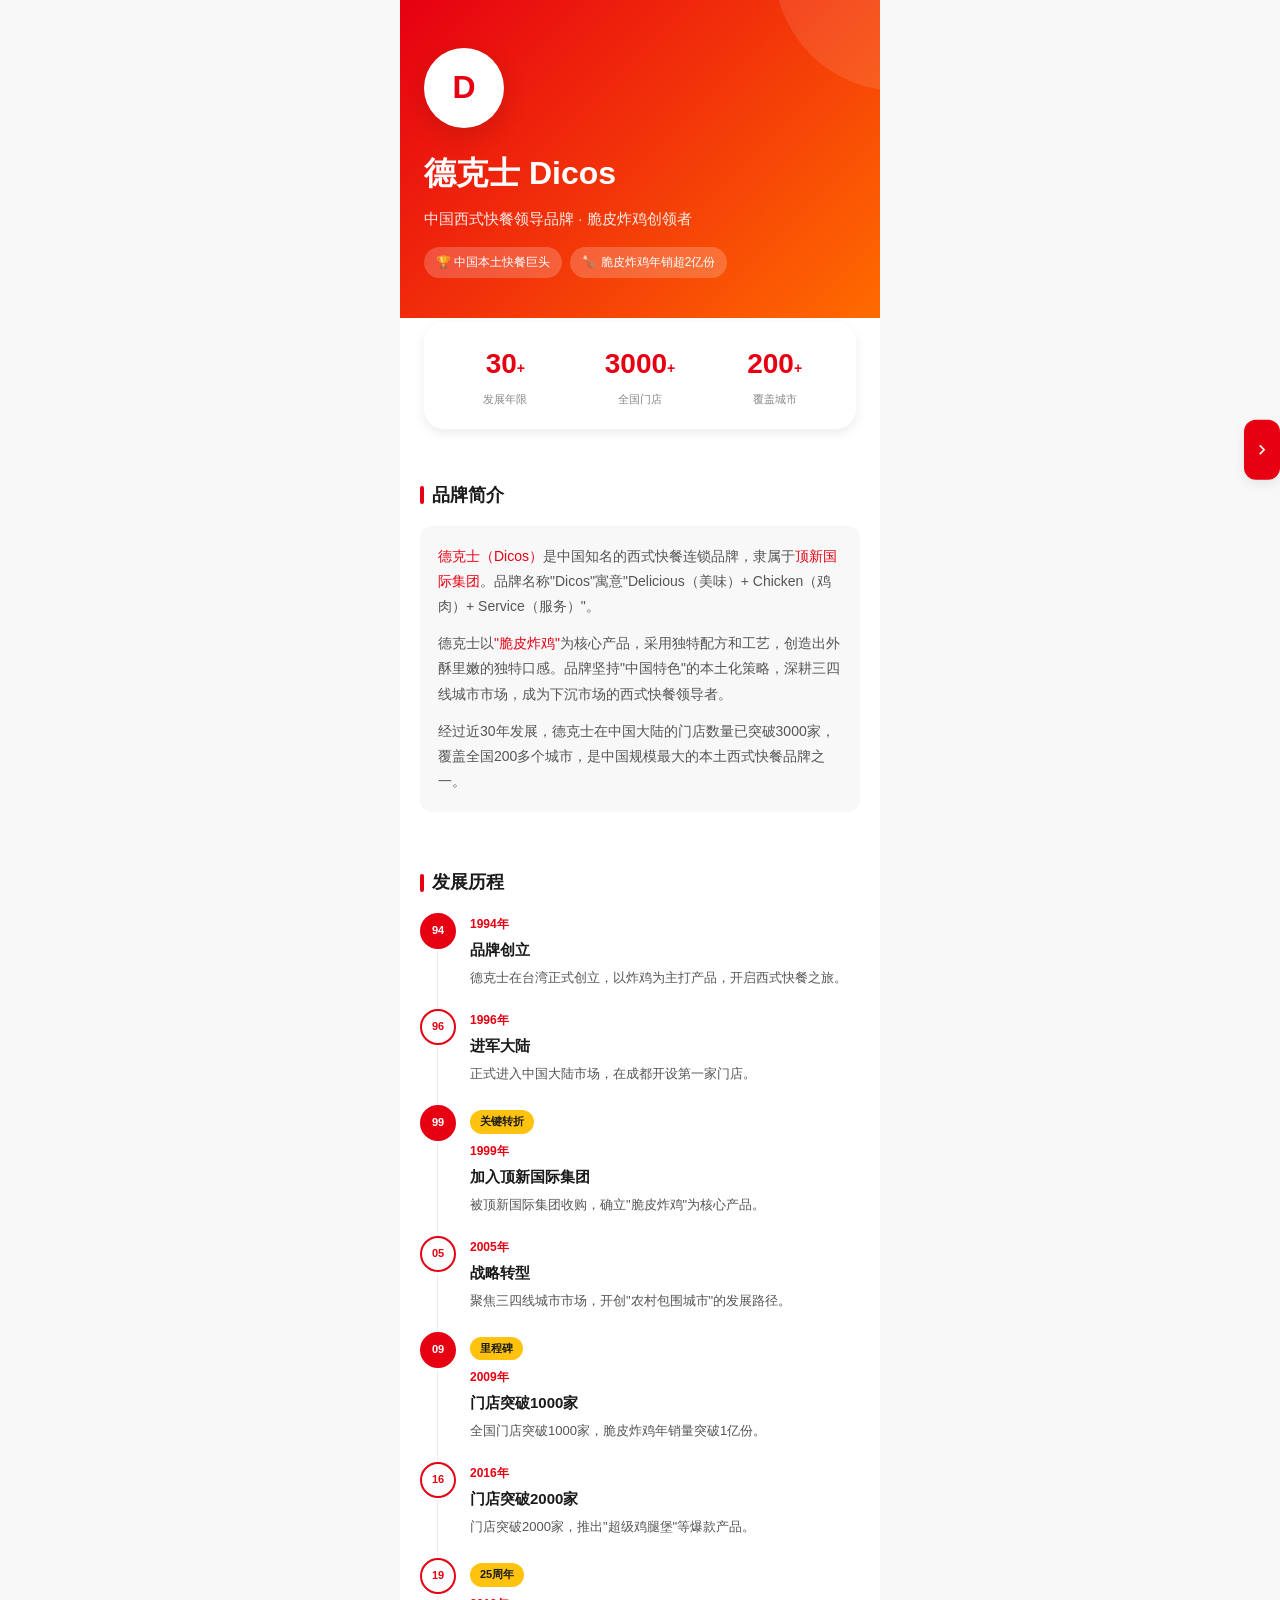
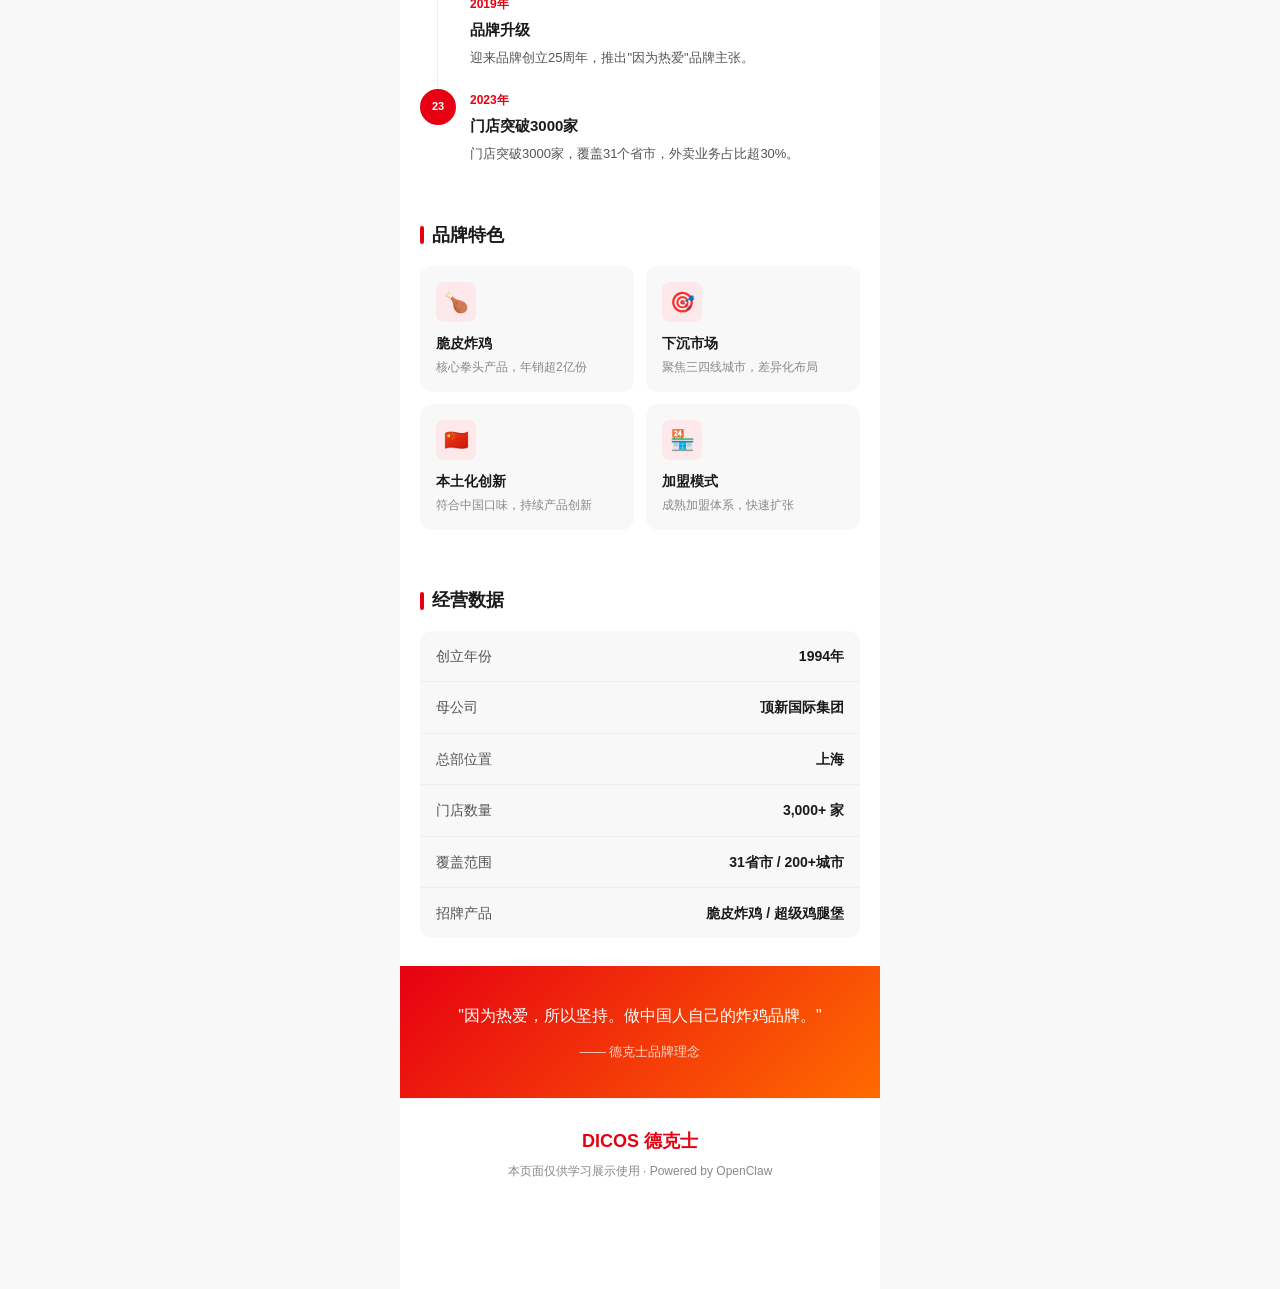
<file: dicos-brand-intro/index.html>
<!DOCTYPE html>
<html lang="zh-CN">
<head>
    <meta charset="UTF-8">
    <meta name="viewport" content="width=device-width, initial-scale=1.0, maximum-scale=1.0, user-scalable=no">
    <title>德克士品牌介绍 | Dicos</title>
    <style>
        :root {
            --primary: #E60012;
            --primary-dark: #C4000F;
            --primary-light: #FDE8EB;
            --secondary: #FFC20E;
            --accent: #FF6B00;
            --text-primary: #1a1a1a;
            --text-secondary: #555;
            --text-tertiary: #888;
            --bg-primary: #fff;
            --bg-secondary: #f8f8f8;
            --border: #eee;
            --shadow-md: 0 4px 12px rgba(0,0,0,0.08);
            --shadow-lg: 0 8px 24px rgba(0,0,0,0.12);
            --radius-md: 12px;
            --radius-lg: 20px;
            --radius-full: 9999px;
        }

        * { margin: 0; padding: 0; box-sizing: border-box; }

        html { scroll-behavior: smooth; -webkit-tap-highlight-color: transparent; }

        body {
            font-family: -apple-system, BlinkMacSystemFont, "SF Pro Text", "PingFang SC", sans-serif;
            background: var(--bg-secondary);
            color: var(--text-primary);
            line-height: 1.6;
            -webkit-font-smoothing: antialiased;
        }

        .page {
            max-width: 480px;
            margin: 0 auto;
            background: var(--bg-primary);
            min-height: 100vh;
            padding-bottom: 80px;
        }

        /* Hero */
        .hero {
            background: linear-gradient(135deg, var(--primary) 0%, var(--accent) 100%);
            padding: 48px 24px 40px;
            position: relative;
            overflow: hidden;
        }

        .hero::before {
            content: '';
            position: absolute;
            top: -50%;
            right: -30%;
            width: 250px;
            height: 250px;
            background: rgba(255,255,255,0.1);
            border-radius: 50%;
        }

        .hero-content { position: relative; z-index: 1; }

        .brand-logo {
            width: 80px;
            height: 80px;
            background: white;
            border-radius: 50%;
            display: flex;
            align-items: center;
            justify-content: center;
            margin-bottom: 20px;
            box-shadow: var(--shadow-lg);
        }

        .brand-logo span {
            font-size: 32px;
            font-weight: 900;
            color: var(--primary);
            font-family: Arial Black, sans-serif;
        }

        .hero h1 {
            font-size: 32px;
            font-weight: 700;
            color: white;
            margin-bottom: 8px;
        }

        .hero-subtitle {
            font-size: 15px;
            color: rgba(255,255,255,0.9);
        }

        .hero-tags {
            display: flex;
            gap: 8px;
            margin-top: 16px;
            flex-wrap: wrap;
        }

        .hero-tag {
            background: rgba(255,255,255,0.2);
            color: white;
            padding: 6px 12px;
            border-radius: var(--radius-full);
            font-size: 12px;
        }

        /* Stats */
        .stats-section {
            padding: 24px;
            margin-top: -20px;
            position: relative;
            z-index: 2;
        }

        .stats-grid {
            display: grid;
            grid-template-columns: repeat(3, 1fr);
            gap: 12px;
            background: white;
            border-radius: var(--radius-lg);
            padding: 20px;
            box-shadow: var(--shadow-md);
        }

        .stat-item { text-align: center; }

        .stat-value {
            font-size: 28px;
            font-weight: 700;
            color: var(--primary);
        }

        .stat-value span { font-size: 14px; }

        .stat-label {
            font-size: 11px;
            color: var(--text-tertiary);
            margin-top: 4px;
        }

        /* Section */
        .section { padding: 28px 20px; }

        .section-header { margin-bottom: 16px; }

        .section-title {
            font-size: 18px;
            font-weight: 600;
            display: flex;
            align-items: center;
            gap: 8px;
        }

        .section-title::before {
            content: '';
            width: 4px;
            height: 18px;
            background: var(--primary);
            border-radius: 2px;
        }

        /* Intro Card */
        .intro-card {
            background: var(--bg-secondary);
            border-radius: var(--radius-md);
            padding: 18px;
        }

        .intro-card p {
            font-size: 14px;
            color: var(--text-secondary);
            line-height: 1.8;
            margin-bottom: 12px;
        }

        .intro-card p:last-child { margin-bottom: 0; }

        .highlight { color: var(--primary); font-weight: 500; }

        /* Timeline */
        .timeline-item {
            display: flex;
            gap: 14px;
            padding-bottom: 20px;
            position: relative;
        }

        .timeline-item:last-child { padding-bottom: 0; }

        .timeline-item::before {
            content: '';
            position: absolute;
            left: 17px;
            top: 38px;
            bottom: 0;
            width: 1px;
            background: var(--border);
        }

        .timeline-item:last-child::before { display: none; }

        .timeline-marker {
            flex-shrink: 0;
            width: 36px;
            height: 36px;
            background: white;
            border: 2px solid var(--primary);
            border-radius: 50%;
            display: flex;
            align-items: center;
            justify-content: center;
            font-size: 11px;
            font-weight: 600;
            color: var(--primary);
            z-index: 1;
        }

        .timeline-marker.milestone {
            background: var(--primary);
            color: white;
        }

        .timeline-content { flex: 1; padding-top: 2px; }

        .timeline-year {
            font-size: 12px;
            font-weight: 600;
            color: var(--primary);
            margin-bottom: 4px;
        }

        .timeline-title-text {
            font-size: 15px;
            font-weight: 600;
            margin-bottom: 6px;
        }

        .timeline-desc {
            font-size: 13px;
            color: var(--text-secondary);
            line-height: 1.6;
        }

        .timeline-tag {
            display: inline-block;
            background: var(--secondary);
            color: var(--text-primary);
            padding: 3px 10px;
            border-radius: var(--radius-full);
            font-size: 11px;
            font-weight: 600;
            margin-bottom: 8px;
        }

        /* Features Grid */
        .features-grid {
            display: grid;
            grid-template-columns: repeat(2, 1fr);
            gap: 12px;
        }

        .feature-card {
            background: var(--bg-secondary);
            border-radius: var(--radius-md);
            padding: 16px;
        }

        .feature-icon {
            width: 40px;
            height: 40px;
            background: var(--primary-light);
            border-radius: 8px;
            display: flex;
            align-items: center;
            justify-content: center;
            margin-bottom: 10px;
            font-size: 20px;
        }

        .feature-title {
            font-size: 14px;
            font-weight: 600;
            margin-bottom: 4px;
        }

        .feature-desc {
            font-size: 12px;
            color: var(--text-tertiary);
            line-height: 1.5;
        }

        /* Data List */
        .data-list {
            background: var(--bg-secondary);
            border-radius: var(--radius-md);
            overflow: hidden;
        }

        .data-item {
            display: flex;
            justify-content: space-between;
            align-items: center;
            padding: 14px 16px;
            border-bottom: 1px solid var(--border);
        }

        .data-item:last-child { border-bottom: none; }

        .data-label { font-size: 14px; color: var(--text-secondary); }

        .data-value { font-size: 14px; font-weight: 600; }

        /* Quote */
        .quote-section {
            background: linear-gradient(135deg, var(--primary) 0%, var(--accent) 100%);
            padding: 36px 24px;
            text-align: center;
        }

        .quote-text {
            font-size: 16px;
            font-weight: 500;
            color: white;
            line-height: 1.7;
        }

        .quote-author {
            font-size: 13px;
            color: rgba(255,255,255,0.8);
            margin-top: 12px;
        }

        /* Footer */
        .footer {
            padding: 28px 20px;
            text-align: center;
            border-top: 1px solid var(--border);
        }

        .footer-logo {
            font-size: 18px;
            font-weight: 700;
            color: var(--primary);
            margin-bottom: 6px;
        }

        .footer-text { font-size: 12px; color: var(--text-tertiary); }

        /* 悬浮导航 */
        .float-nav {
            position: fixed;
            right: 0;
            top: 50%;
            transform: translateY(-50%);
            z-index: 1000;
            transition: all 0.3s ease;
        }

        .float-nav.collapsed {
            transform: translateY(-50%) translateX(calc(100% - 36px));
        }

        .float-nav-toggle {
            position: absolute;
            left: 0;
            top: 50%;
            transform: translateY(-50%);
            width: 36px;
            height: 60px;
            background: var(--primary);
            border: none;
            border-radius: var(--radius-md);
            cursor: pointer;
            display: flex;
            align-items: center;
            justify-content: center;
            box-shadow: var(--shadow-md);
            z-index: 1;
        }

        .float-nav-toggle svg {
            width: 20px;
            height: 20px;
            fill: white;
            transition: transform 0.3s ease;
        }

        .float-nav.collapsed .float-nav-toggle svg {
            transform: rotate(180deg);
        }

        .float-nav-menu {
            background: white;
            border-radius: var(--radius-md);
            box-shadow: var(--shadow-lg);
            padding: 12px 0;
            min-width: 130px;
            margin-right: 36px;
            opacity: 1;
            transition: opacity 0.3s ease;
        }

        .float-nav.collapsed .float-nav-menu {
            opacity: 0;
            pointer-events: none;
        }

        .float-nav-title {
            font-size: 11px;
            font-weight: 600;
            color: var(--text-tertiary);
            padding: 8px 16px;
            border-bottom: 1px solid var(--border);
            margin-bottom: 4px;
        }

        .float-nav-item {
            display: block;
            padding: 10px 16px;
            font-size: 13px;
            color: var(--text-secondary);
            text-decoration: none;
            transition: all 0.2s ease;
            border-left: 3px solid transparent;
        }

        .float-nav-item:hover,
        .float-nav-item.active {
            background: var(--primary-light);
            color: var(--primary);
            border-left-color: var(--primary);
        }

        .float-nav-overlay {
            position: fixed;
            top: 0;
            left: 0;
            right: 0;
            bottom: 0;
            background: rgba(0,0,0,0.3);
            z-index: 999;
            opacity: 0;
            pointer-events: none;
            transition: opacity 0.3s ease;
        }

        .float-nav-overlay.visible {
            opacity: 1;
            pointer-events: auto;
        }

        .back-to-top {
            position: fixed;
            right: 16px;
            bottom: 24px;
            width: 44px;
            height: 44px;
            background: white;
            border: none;
            border-radius: 50%;
            box-shadow: var(--shadow-md);
            cursor: pointer;
            display: flex;
            align-items: center;
            justify-content: center;
            opacity: 0;
            transform: translateY(20px);
            transition: all 0.3s ease;
            z-index: 100;
        }

        .back-to-top.visible {
            opacity: 1;
            transform: translateY(0);
        }

        .back-to-top svg {
            width: 20px;
            height: 20px;
            fill: var(--text-secondary);
        }
    </style>
</head>
<body>
    <div class="page">
        <!-- Hero -->
        <header class="hero" id="top">
            <div class="hero-content">
                <div class="brand-logo"><span>D</span></div>
                <h1>德克士 Dicos</h1>
                <p class="hero-subtitle">中国西式快餐领导品牌 · 脆皮炸鸡创领者</p>
                <div class="hero-tags">
                    <span class="hero-tag">🏆 中国本土快餐巨头</span>
                    <span class="hero-tag">🍗 脆皮炸鸡年销超2亿份</span>
                </div>
            </div>
        </header>

        <!-- Stats -->
        <section class="stats-section" id="stats">
            <div class="stats-grid">
                <div class="stat-item">
                    <div class="stat-value">30<span>+</span></div>
                    <div class="stat-label">发展年限</div>
                </div>
                <div class="stat-item">
                    <div class="stat-value">3000<span>+</span></div>
                    <div class="stat-label">全国门店</div>
                </div>
                <div class="stat-item">
                    <div class="stat-value">200<span>+</span></div>
                    <div class="stat-label">覆盖城市</div>
                </div>
            </div>
        </section>

        <!-- Intro -->
        <section class="section" id="intro">
            <div class="section-header">
                <h2 class="section-title">品牌简介</h2>
            </div>
            <div class="intro-card">
                <p>
                    <span class="highlight">德克士（Dicos）</span>是中国知名的西式快餐连锁品牌，隶属于<span class="highlight">顶新国际集团</span>。品牌名称"Dicos"寓意"Delicious（美味）+ Chicken（鸡肉）+ Service（服务）"。
                </p>
                <p>
                    德克士以<span class="highlight">"脆皮炸鸡"</span>为核心产品，采用独特配方和工艺，创造出外酥里嫩的独特口感。品牌坚持"中国特色"的本土化策略，深耕三四线城市市场，成为下沉市场的西式快餐领导者。
                </p>
                <p>
                    经过近30年发展，德克士在中国大陆的门店数量已突破3000家，覆盖全国200多个城市，是中国规模最大的本土西式快餐品牌之一。
                </p>
            </div>
        </section>

        <!-- Timeline -->
        <section class="section" id="history">
            <div class="section-header">
                <h2 class="section-title">发展历程</h2>
            </div>
            <div class="timeline">
                <div class="timeline-item">
                    <div class="timeline-marker milestone">94</div>
                    <div class="timeline-content">
                        <div class="timeline-year">1994年</div>
                        <div class="timeline-title-text">品牌创立</div>
                        <p class="timeline-desc">德克士在台湾正式创立，以炸鸡为主打产品，开启西式快餐之旅。</p>
                    </div>
                </div>

                <div class="timeline-item">
                    <div class="timeline-marker">96</div>
                    <div class="timeline-content">
                        <div class="timeline-year">1996年</div>
                        <div class="timeline-title-text">进军大陆</div>
                        <p class="timeline-desc">正式进入中国大陆市场，在成都开设第一家门店。</p>
                    </div>
                </div>

                <div class="timeline-item">
                    <div class="timeline-marker milestone">99</div>
                    <div class="timeline-content">
                        <span class="timeline-tag">关键转折</span>
                        <div class="timeline-year">1999年</div>
                        <div class="timeline-title-text">加入顶新国际集团</div>
                        <p class="timeline-desc">被顶新国际集团收购，确立"脆皮炸鸡"为核心产品。</p>
                    </div>
                </div>

                <div class="timeline-item">
                    <div class="timeline-marker">05</div>
                    <div class="timeline-content">
                        <div class="timeline-year">2005年</div>
                        <div class="timeline-title-text">战略转型</div>
                        <p class="timeline-desc">聚焦三四线城市市场，开创"农村包围城市"的发展路径。</p>
                    </div>
                </div>

                <div class="timeline-item">
                    <div class="timeline-marker milestone">09</div>
                    <div class="timeline-content">
                        <span class="timeline-tag">里程碑</span>
                        <div class="timeline-year">2009年</div>
                        <div class="timeline-title-text">门店突破1000家</div>
                        <p class="timeline-desc">全国门店突破1000家，脆皮炸鸡年销量突破1亿份。</p>
                    </div>
                </div>

                <div class="timeline-item">
                    <div class="timeline-marker">16</div>
                    <div class="timeline-content">
                        <div class="timeline-year">2016年</div>
                        <div class="timeline-title-text">门店突破2000家</div>
                        <p class="timeline-desc">门店突破2000家，推出"超级鸡腿堡"等爆款产品。</p>
                    </div>
                </div>

                <div class="timeline-item">
                    <div class="timeline-marker">19</div>
                    <div class="timeline-content">
                        <span class="timeline-tag">25周年</span>
                        <div class="timeline-year">2019年</div>
                        <div class="timeline-title-text">品牌升级</div>
                        <p class="timeline-desc">迎来品牌创立25周年，推出"因为热爱"品牌主张。</p>
                    </div>
                </div>

                <div class="timeline-item">
                    <div class="timeline-marker milestone">23</div>
                    <div class="timeline-content">
                        <div class="timeline-year">2023年</div>
                        <div class="timeline-title-text">门店突破3000家</div>
                        <p class="timeline-desc">门店突破3000家，覆盖31个省市，外卖业务占比超30%。</p>
                    </div>
                </div>
            </div>
        </section>

        <!-- Features -->
        <section class="section" id="features">
            <div class="section-header">
                <h2 class="section-title">品牌特色</h2>
            </div>
            <div class="features-grid">
                <div class="feature-card">
                    <div class="feature-icon">🍗</div>
                    <div class="feature-title">脆皮炸鸡</div>
                    <div class="feature-desc">核心拳头产品，年销超2亿份</div>
                </div>
                <div class="feature-card">
                    <div class="feature-icon">🎯</div>
                    <div class="feature-title">下沉市场</div>
                    <div class="feature-desc">聚焦三四线城市，差异化布局</div>
                </div>
                <div class="feature-card">
                    <div class="feature-icon">🇨🇳</div>
                    <div class="feature-title">本土化创新</div>
                    <div class="feature-desc">符合中国口味，持续产品创新</div>
                </div>
                <div class="feature-card">
                    <div class="feature-icon">🏪</div>
                    <div class="feature-title">加盟模式</div>
                    <div class="feature-desc">成熟加盟体系，快速扩张</div>
                </div>
            </div>
        </section>

        <!-- Data -->
        <section class="section" id="data">
            <div class="section-header">
                <h2 class="section-title">经营数据</h2>
            </div>
            <div class="data-list">
                <div class="data-item">
                    <span class="data-label">创立年份</span>
                    <span class="data-value">1994年</span>
                </div>
                <div class="data-item">
                    <span class="data-label">母公司</span>
                    <span class="data-value">顶新国际集团</span>
                </div>
                <div class="data-item">
                    <span class="data-label">总部位置</span>
                    <span class="data-value">上海</span>
                </div>
                <div class="data-item">
                    <span class="data-label">门店数量</span>
                    <span class="data-value">3,000+ 家</span>
                </div>
                <div class="data-item">
                    <span class="data-label">覆盖范围</span>
                    <span class="data-value">31省市 / 200+城市</span>
                </div>
                <div class="data-item">
                    <span class="data-label">招牌产品</span>
                    <span class="data-value">脆皮炸鸡 / 超级鸡腿堡</span>
                </div>
            </div>
        </section>

        <!-- Quote -->
        <section class="quote-section">
            <p class="quote-text">"因为热爱，所以坚持。做中国人自己的炸鸡品牌。"</p>
            <p class="quote-author">—— 德克士品牌理念</p>
        </section>

        <!-- Footer -->
        <footer class="footer">
            <div class="footer-logo">DICOS 德克士</div>
            <p class="footer-text">本页面仅供学习展示使用 · Powered by OpenClaw</p>
        </footer>
    </div>

    <!-- 悬浮导航 -->
    <div class="float-nav-overlay" id="navOverlay"></div>
    <nav class="float-nav collapsed" id="floatNav">
        <div class="float-nav-menu">
            <div class="float-nav-title">快速导航</div>
            <a href="#top" class="float-nav-item">⬆️ 返回顶部</a>
            <a href="#intro" class="float-nav-item" data-section="intro">品牌简介</a>
            <a href="#history" class="float-nav-item" data-section="history">发展历程</a>
            <a href="#features" class="float-nav-item" data-section="features">品牌特色</a>
            <a href="#data" class="float-nav-item" data-section="data">经营数据</a>
        </div>
        <button class="float-nav-toggle" id="navToggle">
            <svg viewBox="0 0 24 24"><path d="M15.41 7.41L14 6l-6 6 6 6 1.41-1.41L10.83 12z"/></svg>
        </button>
    </nav>
    <button class="back-to-top" id="backToTop">
        <svg viewBox="0 0 24 24"><path d="M7.41 15.41L12 10.83l4.59 4.58L18 14l-6-6-6 6z"/></svg>
    </button>

    <script>
        const floatNav = document.getElementById('floatNav');
        const navToggle = document.getElementById('navToggle');
        const navOverlay = document.getElementById('navOverlay');
        const backToTop = document.getElementById('backToTop');
        const navItems = document.querySelectorAll('.float-nav-item');

        navToggle.addEventListener('click', () => {
            floatNav.classList.toggle('collapsed');
            navOverlay.classList.toggle('visible');
        });

        navOverlay.addEventListener('click', () => {
            floatNav.classList.add('collapsed');
            navOverlay.classList.remove('visible');
        });

        navItems.forEach(item => {
            item.addEventListener('click', () => {
                floatNav.classList.add('collapsed');
                navOverlay.classList.remove('visible');
            });
        });

        window.addEventListener('scroll', () => {
            if (!floatNav.classList.contains('collapsed')) {
                floatNav.classList.add('collapsed');
                navOverlay.classList.remove('visible');
            }
            backToTop.classList.toggle('visible', window.scrollY > 300);
        });

        backToTop.addEventListener('click', () => {
            window.scrollTo({ top: 0, behavior: 'smooth' });
        });
    </script>
</body>
</html>
</file>
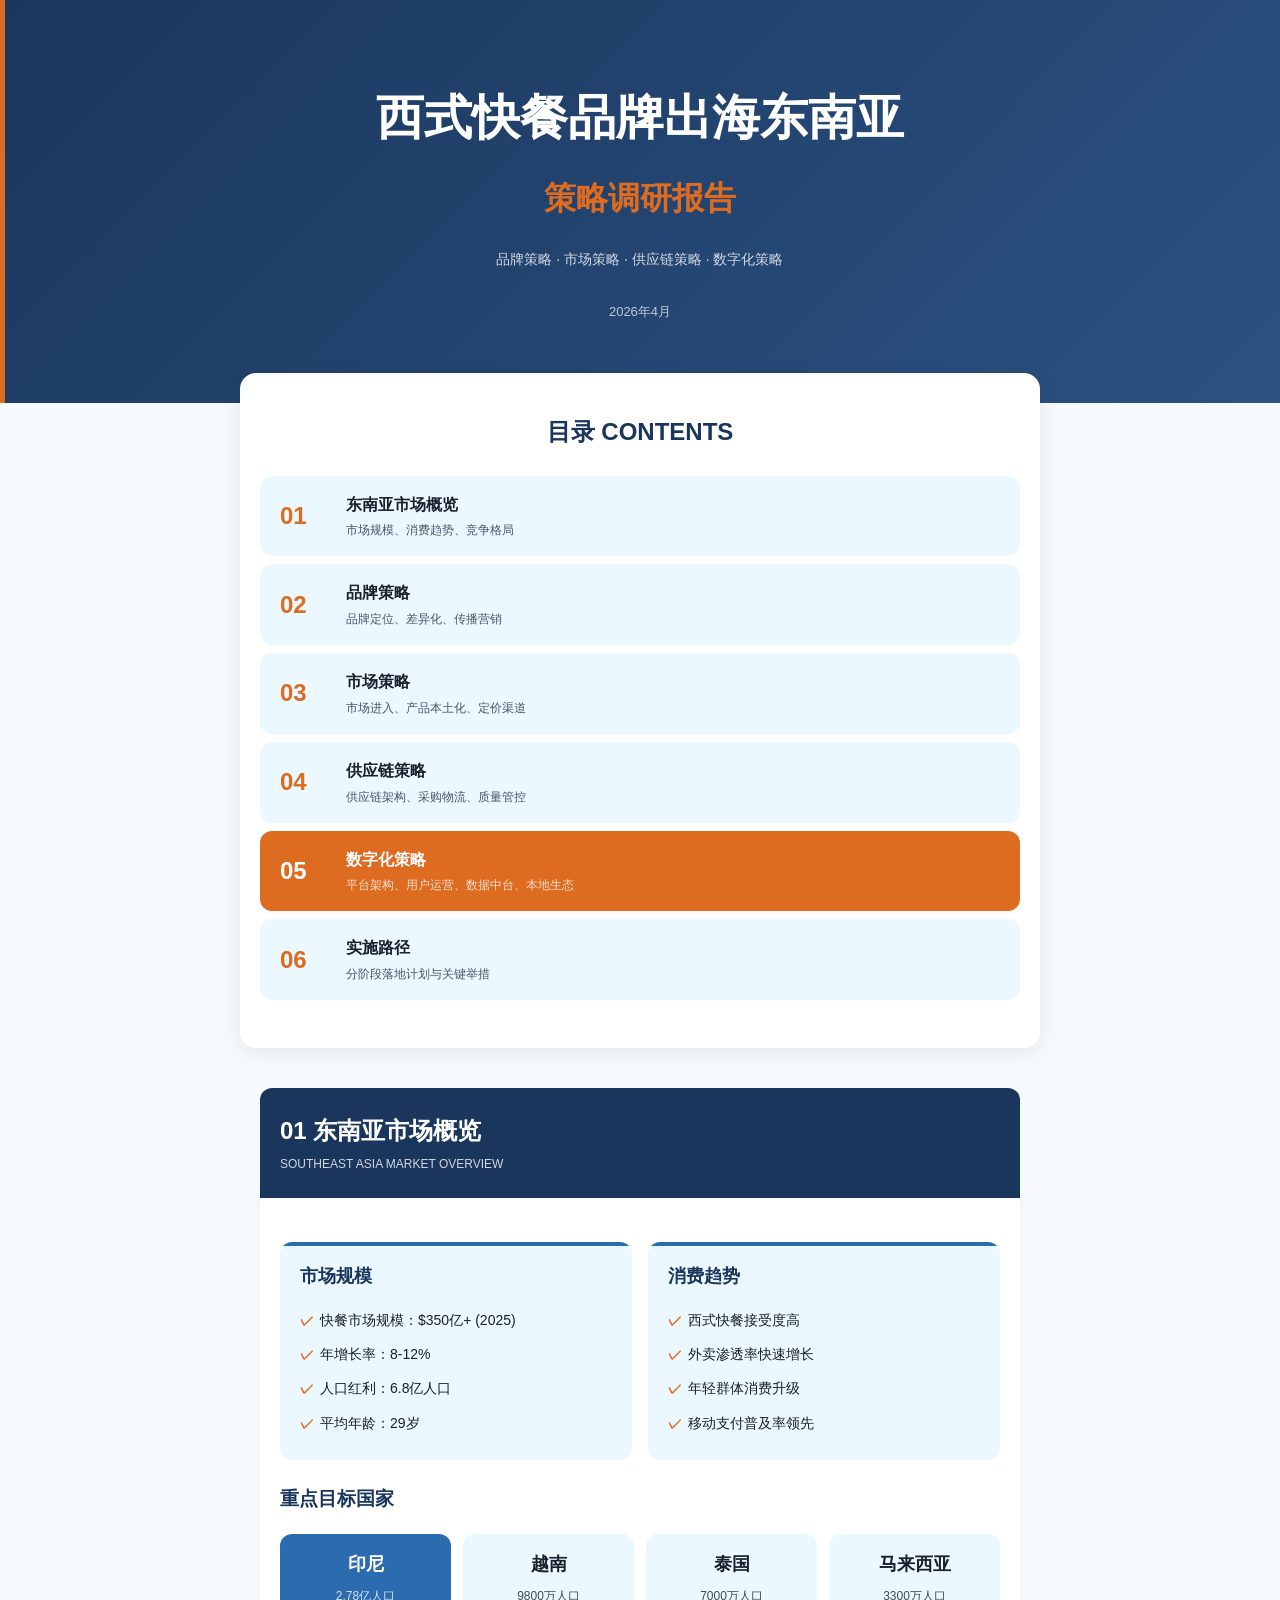
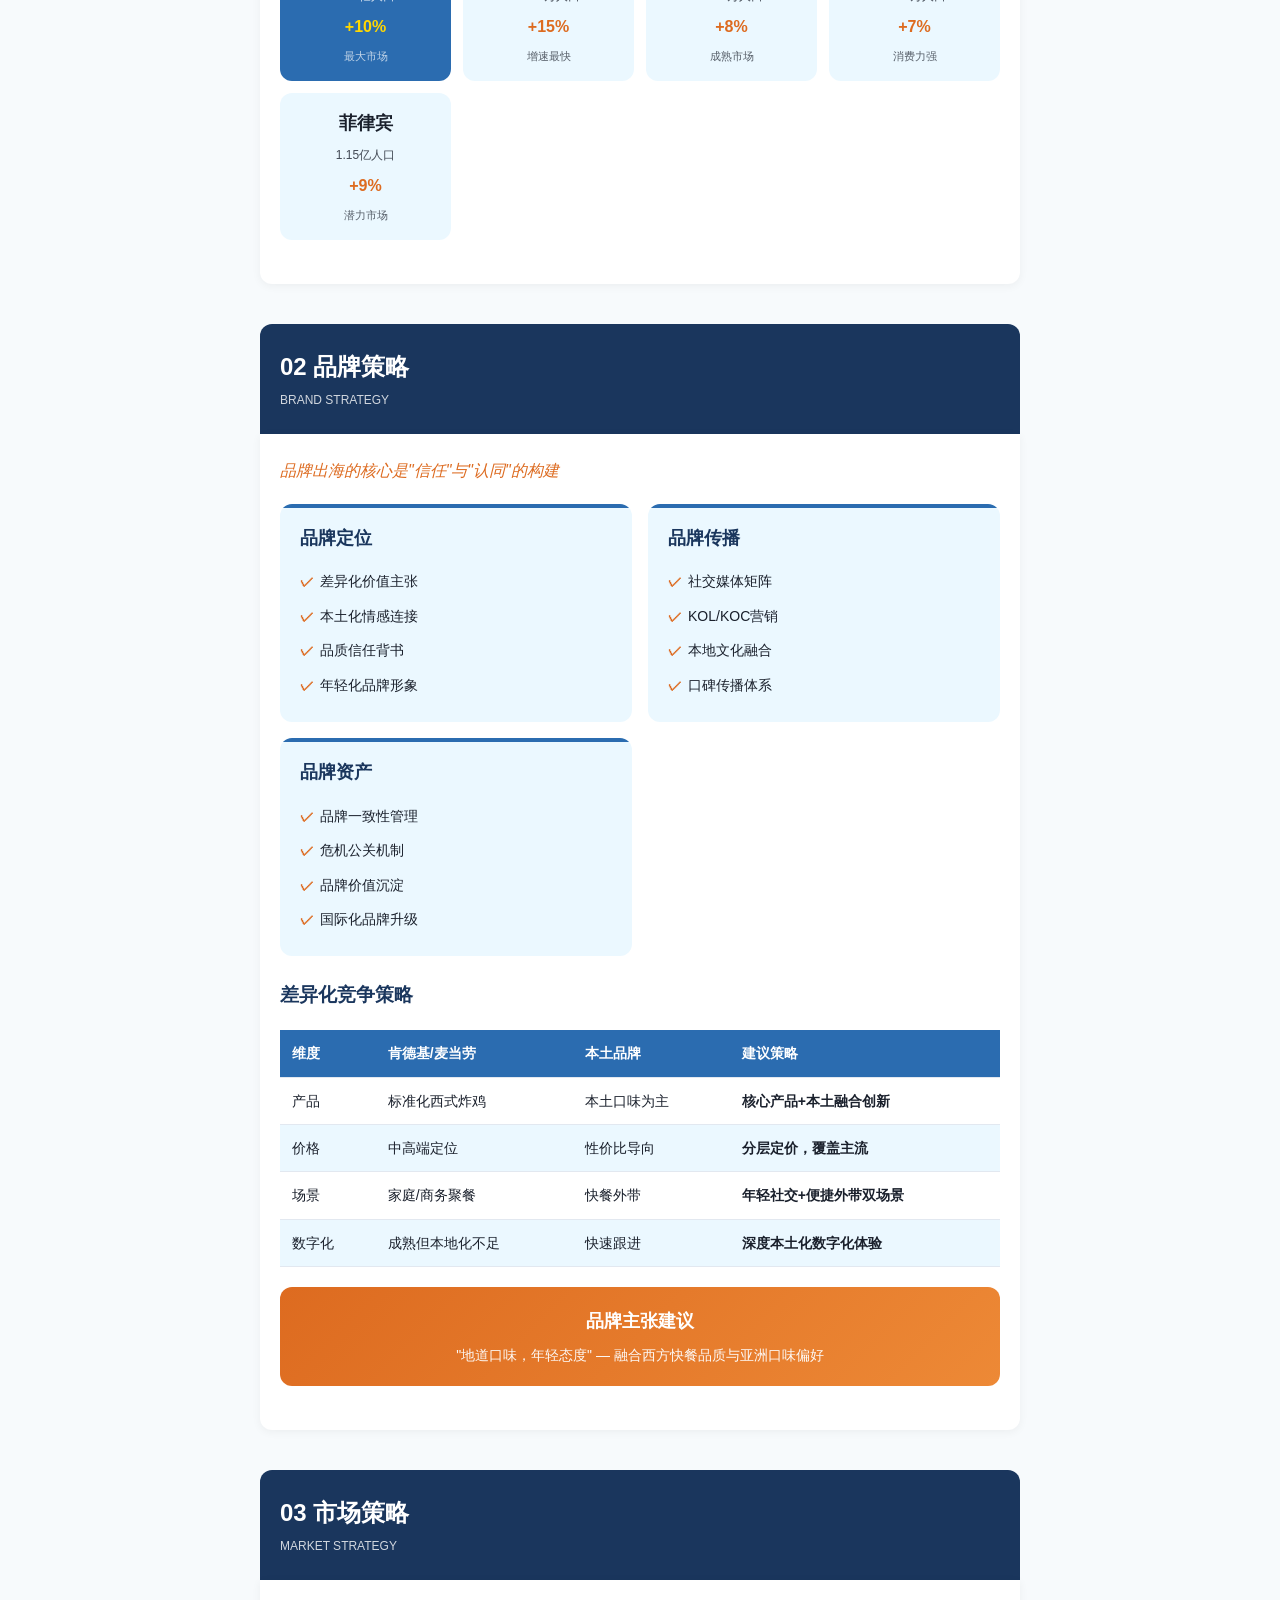
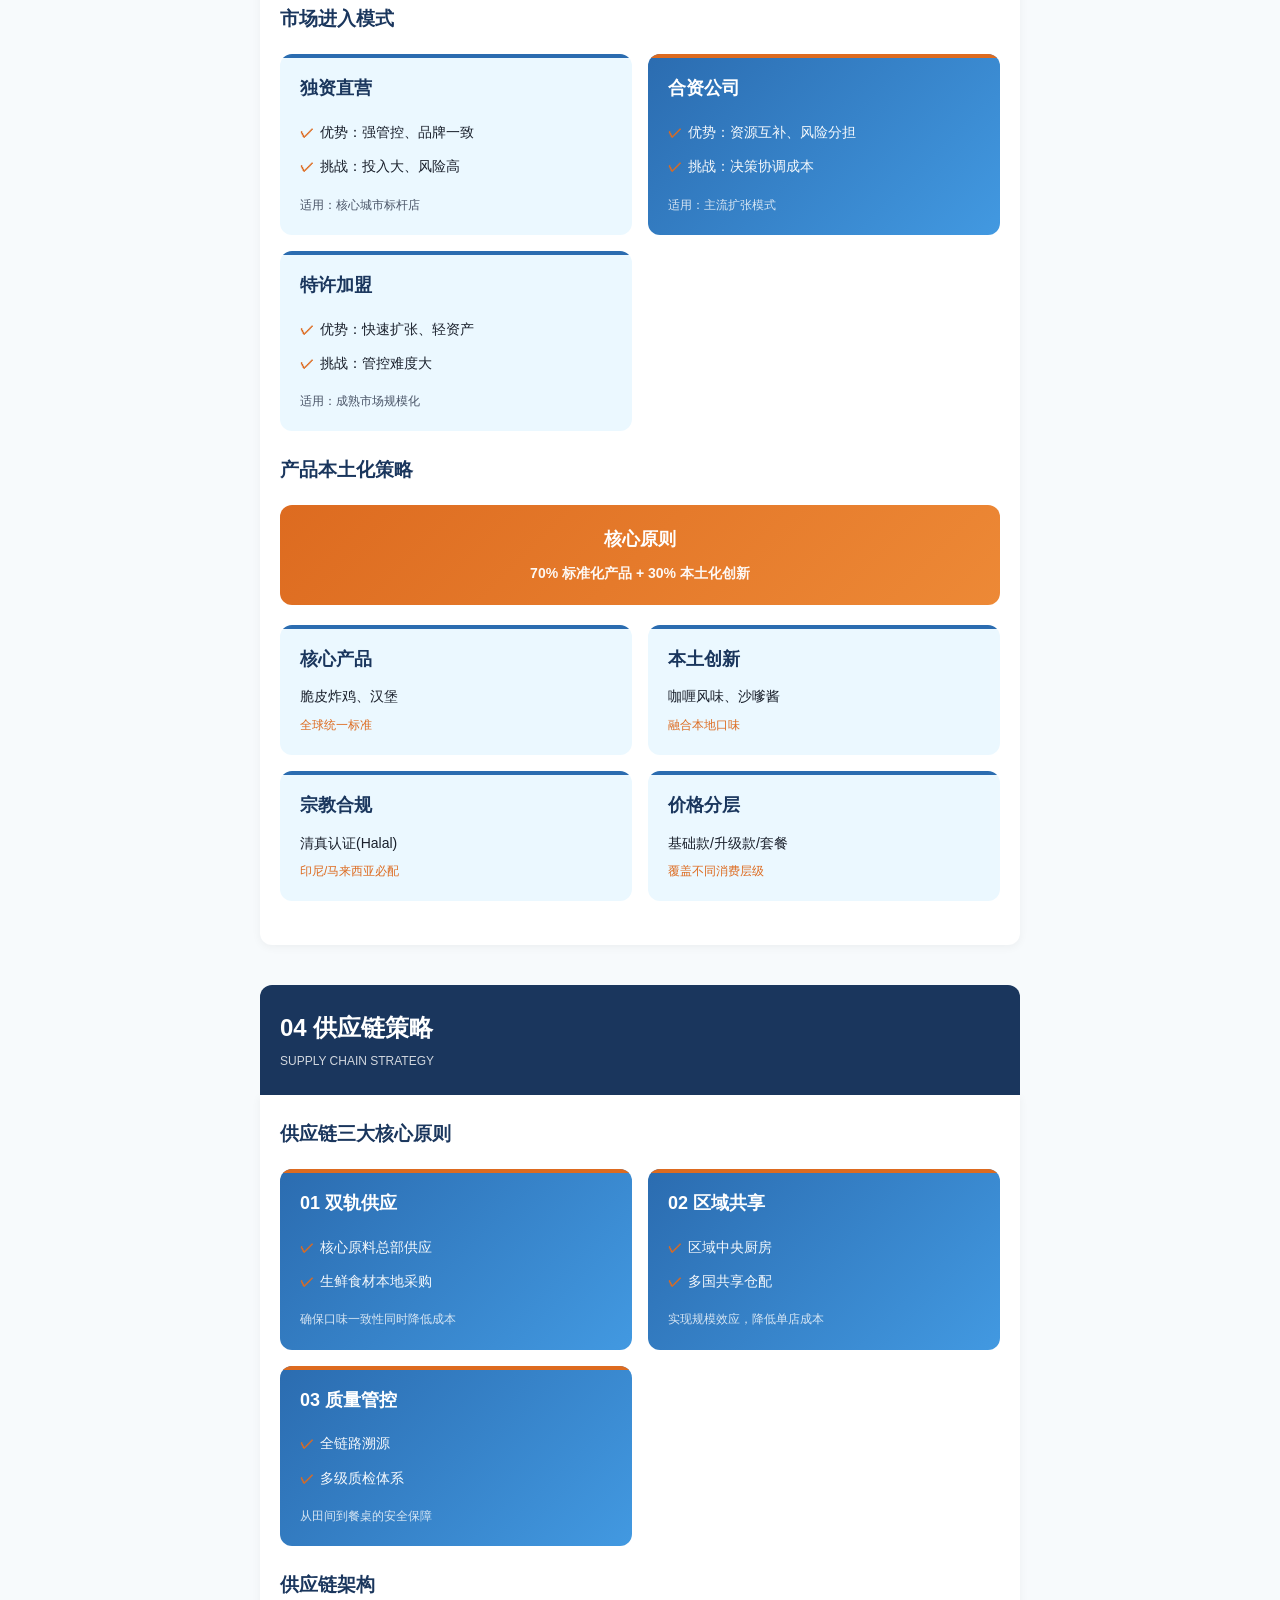
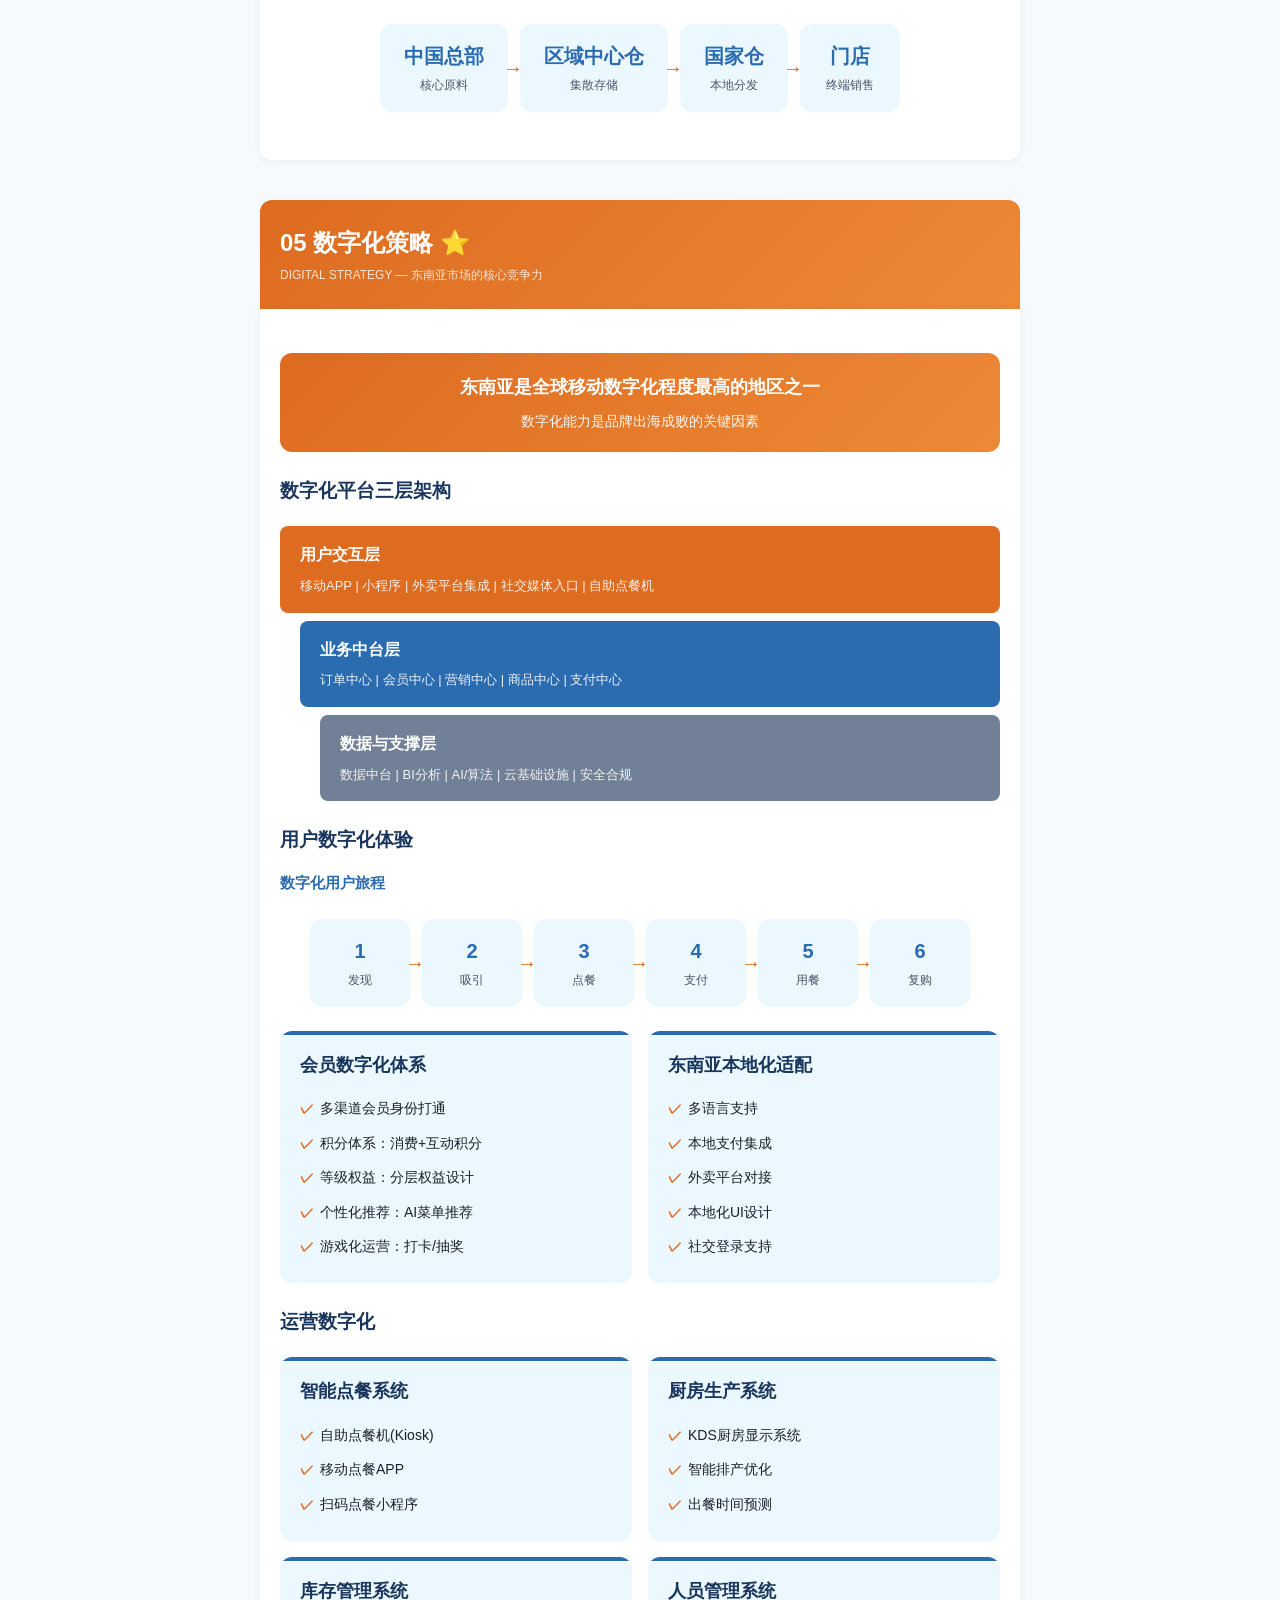
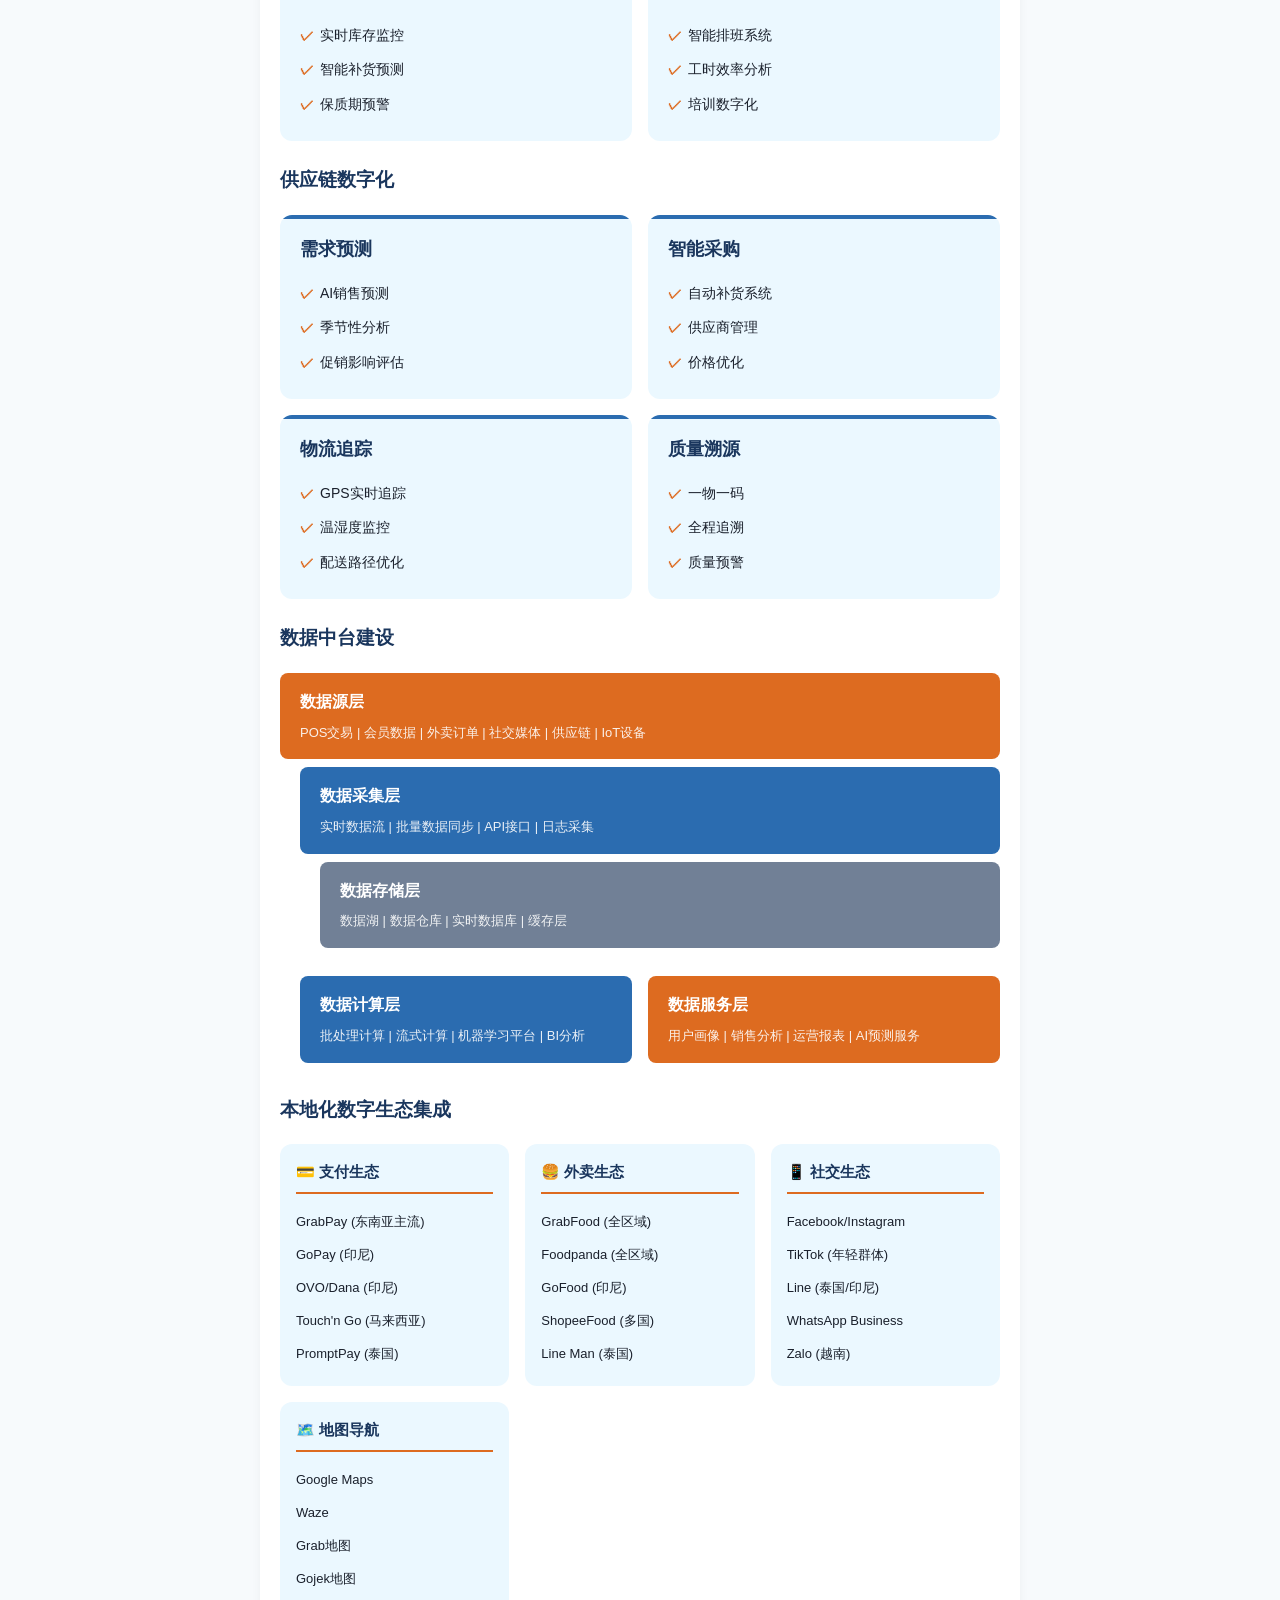
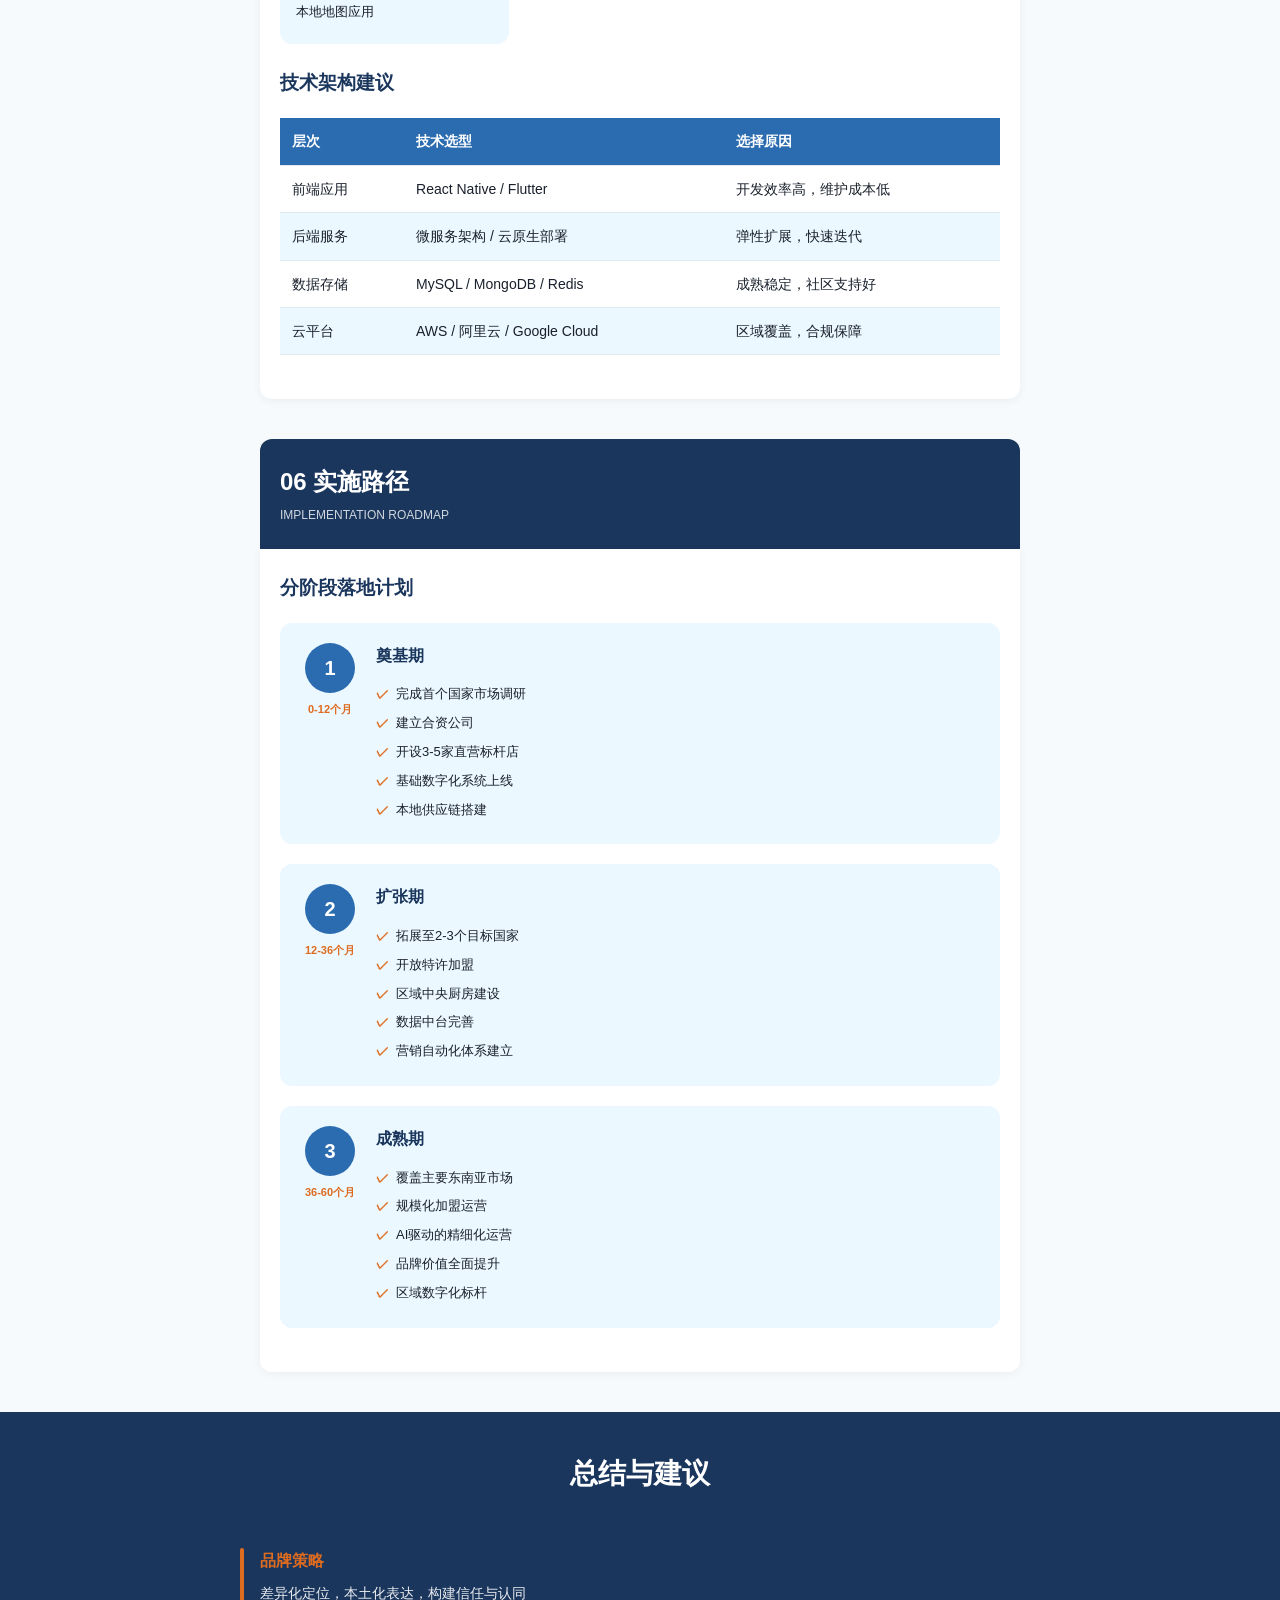
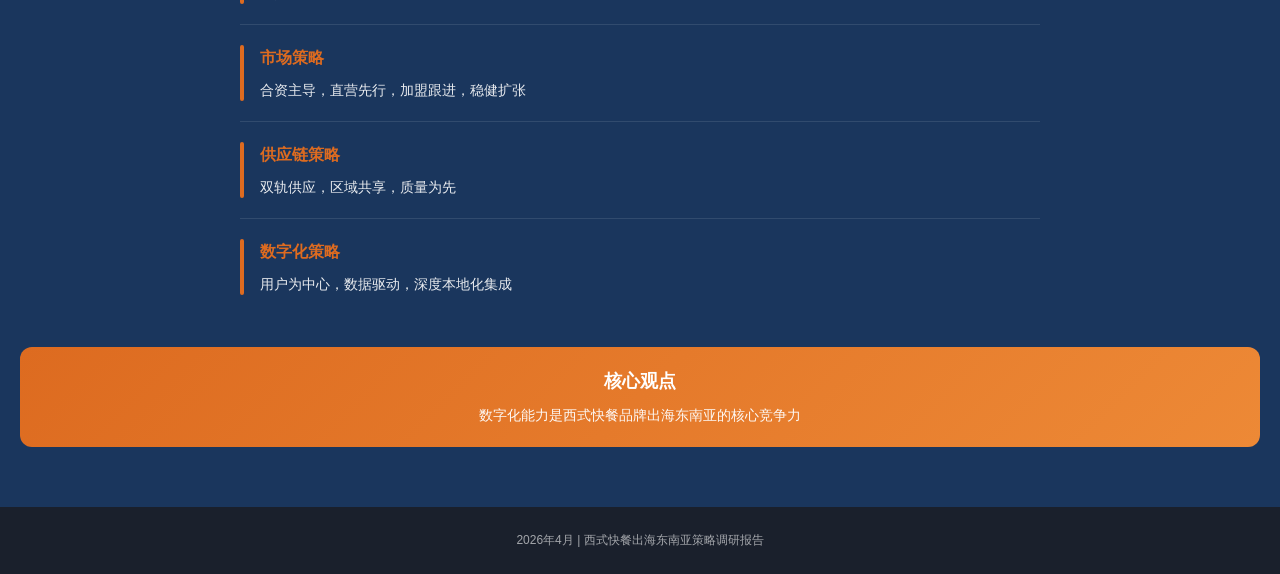
<file: dicos-sea-strategy/index.html>
<!DOCTYPE html>
<html lang="zh-CN">
<head>
  <meta charset="UTF-8">
  <meta name="viewport" content="width=device-width, initial-scale=1.0">
  <title>西式快餐品牌出海东南亚策略调研</title>
  <style>
    * {
      margin: 0;
      padding: 0;
      box-sizing: border-box;
    }

    :root {
      --primary: #1A365D;
      --secondary: #2B6CB0;
      --accent: #DD6B20;
      --text: #1A202C;
      --lightText: #4A5568;
      --background: #F7FAFC;
      --white: #FFFFFF;
      --lightBlue: #EBF8FF;
    }

    body {
      font-family: -apple-system, BlinkMacSystemFont, 'Segoe UI', 'PingFang SC', 'Hiragino Sans GB', 'Microsoft YaHei', sans-serif;
      background: var(--background);
      color: var(--text);
      line-height: 1.6;
    }

    /* 封面 */
    .cover {
      background: linear-gradient(135deg, var(--primary) 0%, #2C5282 100%);
      color: var(--white);
      padding: 80px 20px;
      text-align: center;
      position: relative;
      overflow: hidden;
    }

    .cover::before {
      content: '';
      position: absolute;
      top: 0;
      left: 0;
      width: 5px;
      height: 100%;
      background: var(--accent);
    }

    .cover h1 {
      font-size: clamp(28px, 6vw, 48px);
      margin-bottom: 16px;
      font-weight: 700;
    }

    .cover .subtitle {
      font-size: clamp(20px, 4vw, 32px);
      color: var(--accent);
      margin-bottom: 24px;
      font-weight: 600;
    }

    .cover .desc {
      font-size: 14px;
      color: rgba(255,255,255,0.8);
      max-width: 600px;
      margin: 0 auto;
    }

    /* 导航 */
    .toc {
      background: var(--white);
      padding: 40px 20px;
      max-width: 800px;
      margin: 0 auto;
      border-radius: 16px;
      margin-top: -30px;
      position: relative;
      z-index: 10;
      box-shadow: 0 4px 20px rgba(0,0,0,0.08);
    }

    .toc h2 {
      color: var(--primary);
      margin-bottom: 24px;
      font-size: 24px;
      text-align: center;
    }

    .toc-list {
      list-style: none;
    }

    .toc-item {
      padding: 16px 20px;
      margin: 8px 0;
      background: var(--lightBlue);
      border-radius: 12px;
      display: flex;
      align-items: center;
      gap: 16px;
      cursor: pointer;
      transition: all 0.3s;
    }

    .toc-item:hover, .toc-item:focus {
      background: var(--secondary);
      color: var(--white);
      transform: translateX(5px);
    }

    .toc-item.highlight {
      background: var(--accent);
      color: var(--white);
    }

    .toc-num {
      font-size: 24px;
      font-weight: 700;
      color: var(--accent);
      min-width: 50px;
    }

    .toc-item:hover .toc-num,
    .toc-item.highlight .toc-num {
      color: var(--white);
    }

    .toc-content h3 {
      font-size: 16px;
      margin-bottom: 4px;
    }

    .toc-content p {
      font-size: 12px;
      color: var(--lightText);
    }

    .toc-item:hover .toc-content p,
    .toc-item.highlight .toc-content p {
      color: rgba(255,255,255,0.8);
    }

    /* 章节 */
    .section {
      max-width: 800px;
      margin: 40px auto;
      padding: 0 20px;
    }

    .section-header {
      background: var(--primary);
      color: var(--white);
      padding: 24px 20px;
      border-radius: 12px 12px 0 0;
    }

    .section-header h2 {
      font-size: 24px;
    }

    .section-header p {
      font-size: 12px;
      opacity: 0.8;
      margin-top: 4px;
    }

    .section-content {
      background: var(--white);
      padding: 24px 20px;
      border-radius: 0 0 12px 12px;
      box-shadow: 0 2px 10px rgba(0,0,0,0.05);
    }

    /* 卡片网格 */
    .card-grid {
      display: grid;
      grid-template-columns: repeat(auto-fit, minmax(250px, 1fr));
      gap: 16px;
      margin: 20px 0;
    }

    .card {
      background: var(--lightBlue);
      padding: 20px;
      border-radius: 12px;
      position: relative;
      overflow: hidden;
    }

    .card::before {
      content: '';
      position: absolute;
      top: 0;
      left: 0;
      width: 100%;
      height: 4px;
      background: var(--secondary);
    }

    .card h3 {
      color: var(--primary);
      font-size: 18px;
      margin-bottom: 12px;
    }

    .card ul {
      list-style: none;
      padding-left: 0;
    }

    .card li {
      padding: 6px 0;
      padding-left: 20px;
      position: relative;
      font-size: 14px;
      color: var(--text);
    }

    .card li::before {
      content: '✓';
      position: absolute;
      left: 0;
      color: var(--accent);
      font-weight: bold;
    }

    /* 重点卡片 */
    .highlight-card {
      background: linear-gradient(135deg, var(--secondary), #4299E1);
      color: var(--white);
    }

    .highlight-card::before {
      background: var(--accent);
    }

    .highlight-card h3 {
      color: var(--white);
    }

    .highlight-card li {
      color: rgba(255,255,255,0.95);
    }

    .highlight-card li::before {
      color: var(--accent);
    }

    /* 国家卡片 */
    .country-grid {
      display: grid;
      grid-template-columns: repeat(auto-fit, minmax(140px, 1fr));
      gap: 12px;
      margin: 20px 0;
    }

    .country-card {
      background: var(--lightBlue);
      padding: 16px;
      border-radius: 12px;
      text-align: center;
    }

    .country-card.primary {
      background: var(--secondary);
      color: var(--white);
    }

    .country-card h4 {
      font-size: 18px;
      margin-bottom: 8px;
    }

    .country-card .pop {
      font-size: 12px;
      opacity: 0.8;
    }

    .country-card .growth {
      font-size: 16px;
      color: var(--accent);
      font-weight: 700;
      margin: 8px 0;
    }

    .country-card.primary .growth {
      color: #FFD700;
    }

    .country-card .note {
      font-size: 11px;
      opacity: 0.7;
    }

    /* 表格 */
    .table-wrapper {
      overflow-x: auto;
      margin: 20px 0;
    }

    table {
      width: 100%;
      border-collapse: collapse;
      font-size: 14px;
    }

    th, td {
      padding: 12px;
      text-align: left;
      border-bottom: 1px solid #E2E8F0;
    }

    th {
      background: var(--secondary);
      color: var(--white);
      font-weight: 600;
    }

    tr:nth-child(even) {
      background: var(--lightBlue);
    }

    /* 流程图 */
    .flow {
      display: flex;
      flex-wrap: wrap;
      gap: 12px;
      justify-content: center;
      margin: 24px 0;
    }

    .flow-item {
      background: var(--lightBlue);
      padding: 16px 24px;
      border-radius: 12px;
      text-align: center;
      min-width: 100px;
      position: relative;
    }

    .flow-item::after {
      content: '→';
      position: absolute;
      right: -15px;
      top: 50%;
      transform: translateY(-50%);
      color: var(--accent);
      font-size: 20px;
      font-weight: bold;
    }

    .flow-item:last-child::after {
      display: none;
    }

    .flow-item .num {
      font-size: 20px;
      font-weight: 700;
      color: var(--secondary);
    }

    .flow-item .label {
      font-size: 12px;
      color: var(--lightText);
      margin-top: 4px;
    }

    /* 层级架构 */
    .layer-stack {
      margin: 20px 0;
    }

    .layer {
      padding: 16px 20px;
      margin: 8px 0;
      border-radius: 8px;
      color: var(--white);
      font-weight: 500;
    }

    .layer-1 { background: var(--accent); }
    .layer-2 { background: var(--secondary); margin-left: 20px; }
    .layer-3 { background: #718096; margin-left: 40px; }

    .layer-title {
      font-weight: 700;
      margin-bottom: 8px;
    }

    .layer-items {
      font-size: 13px;
      opacity: 0.9;
    }

    /* 阶段时间轴 */
    .timeline {
      margin: 20px 0;
    }

    .phase {
      display: flex;
      gap: 16px;
      margin: 20px 0;
      padding: 20px;
      background: var(--lightBlue);
      border-radius: 12px;
    }

    .phase-marker {
      width: 60px;
      text-align: center;
      flex-shrink: 0;
    }

    .phase-num {
      width: 50px;
      height: 50px;
      background: var(--secondary);
      color: var(--white);
      border-radius: 50%;
      display: flex;
      align-items: center;
      justify-content: center;
      font-size: 20px;
      font-weight: 700;
      margin: 0 auto;
    }

    .phase-time {
      font-size: 11px;
      color: var(--accent);
      margin-top: 8px;
      font-weight: 600;
    }

    .phase-content h4 {
      color: var(--primary);
      margin-bottom: 12px;
      font-size: 16px;
    }

    .phase-content ul {
      list-style: none;
      padding: 0;
    }

    .phase-content li {
      padding: 4px 0;
      padding-left: 20px;
      position: relative;
      font-size: 13px;
    }

    .phase-content li::before {
      content: '✓';
      position: absolute;
      left: 0;
      color: var(--accent);
      font-weight: bold;
    }

    /* 总结 */
    .summary {
      background: var(--primary);
      color: var(--white);
      padding: 40px 20px;
      margin-top: 40px;
    }

    .summary h2 {
      text-align: center;
      margin-bottom: 32px;
      font-size: 28px;
    }

    .summary-grid {
      max-width: 800px;
      margin: 0 auto;
    }

    .summary-item {
      display: flex;
      gap: 16px;
      padding: 20px 0;
      border-bottom: 1px solid rgba(255,255,255,0.1);
    }

    .summary-item:last-child {
      border-bottom: none;
    }

    .summary-marker {
      width: 4px;
      background: var(--accent);
      border-radius: 2px;
    }

    .summary-content h4 {
      font-size: 16px;
      margin-bottom: 8px;
      color: var(--accent);
    }

    .summary-content p {
      font-size: 14px;
      opacity: 0.9;
    }

    /* 页脚 */
    .footer {
      background: #1A202C;
      color: rgba(255,255,255,0.6);
      padding: 24px 20px;
      text-align: center;
      font-size: 12px;
    }

    /* 重点提示 */
    .highlight-box {
      background: linear-gradient(135deg, var(--accent), #ED8936);
      color: var(--white);
      padding: 20px;
      border-radius: 12px;
      margin: 20px 0;
      text-align: center;
    }

    .highlight-box h3 {
      font-size: 18px;
      margin-bottom: 8px;
    }

    .highlight-box p {
      font-size: 14px;
      opacity: 0.95;
    }

    /* 响应式 */
    @media (max-width: 600px) {
      .card-grid {
        grid-template-columns: 1fr;
      }

      .country-grid {
        grid-template-columns: repeat(2, 1fr);
      }

      .flow-item::after {
        display: none;
      }

      .phase {
        flex-direction: column;
        text-align: center;
      }

      .layer-2 { margin-left: 10px; }
      .layer-3 { margin-left: 20px; }

      table {
        font-size: 12px;
      }

      th, td {
        padding: 8px;
      }
    }

    /* 平滑滚动 */
    html {
      scroll-behavior: smooth;
    }

    /* 生态集成网格 */
    .eco-grid {
      display: grid;
      grid-template-columns: repeat(auto-fit, minmax(200px, 1fr));
      gap: 16px;
      margin: 20px 0;
    }

    .eco-card {
      background: var(--lightBlue);
      padding: 16px;
      border-radius: 12px;
    }

    .eco-card h4 {
      color: var(--primary);
      font-size: 15px;
      margin-bottom: 12px;
      padding-bottom: 8px;
      border-bottom: 2px solid var(--accent);
    }

    .eco-card ul {
      list-style: none;
      padding: 0;
    }

    .eco-card li {
      padding: 6px 0;
      font-size: 13px;
      color: var(--text);
    }
  </style>
</head>
<body>
  <!-- 封面 -->
  <div class="cover">
    <h1>西式快餐品牌出海东南亚</h1>
    <div class="subtitle">策略调研报告</div>
    <p class="desc">品牌策略 · 市场策略 · 供应链策略 · 数字化策略</p>
    <p style="margin-top: 32px; font-size: 13px; opacity: 0.7;">2026年4月</p>
  </div>

  <!-- 目录 -->
  <div class="toc">
    <h2>目录 CONTENTS</h2>
    <ul class="toc-list">
      <li class="toc-item" onclick="scrollTo('overview')">
        <span class="toc-num">01</span>
        <div class="toc-content">
          <h3>东南亚市场概览</h3>
          <p>市场规模、消费趋势、竞争格局</p>
        </div>
      </li>
      <li class="toc-item" onclick="scrollTo('brand')">
        <span class="toc-num">02</span>
        <div class="toc-content">
          <h3>品牌策略</h3>
          <p>品牌定位、差异化、传播营销</p>
        </div>
      </li>
      <li class="toc-item" onclick="scrollTo('market')">
        <span class="toc-num">03</span>
        <div class="toc-content">
          <h3>市场策略</h3>
          <p>市场进入、产品本土化、定价渠道</p>
        </div>
      </li>
      <li class="toc-item" onclick="scrollTo('supply')">
        <span class="toc-num">04</span>
        <div class="toc-content">
          <h3>供应链策略</h3>
          <p>供应链架构、采购物流、质量管控</p>
        </div>
      </li>
      <li class="toc-item highlight" onclick="scrollTo('digital')">
        <span class="toc-num">05</span>
        <div class="toc-content">
          <h3>数字化策略</h3>
          <p>平台架构、用户运营、数据中台、本地生态</p>
        </div>
      </li>
      <li class="toc-item" onclick="scrollTo('roadmap')">
        <span class="toc-num">06</span>
        <div class="toc-content">
          <h3>实施路径</h3>
          <p>分阶段落地计划与关键举措</p>
        </div>
      </li>
    </ul>
  </div>

  <!-- 01 东南亚市场概览 -->
  <section class="section" id="overview">
    <div class="section-header">
      <h2>01 东南亚市场概览</h2>
      <p>SOUTHEAST ASIA MARKET OVERVIEW</p>
    </div>
    <div class="section-content">
      <div class="card-grid">
        <div class="card">
          <h3>市场规模</h3>
          <ul>
            <li>快餐市场规模：$350亿+ (2025)</li>
            <li>年增长率：8-12%</li>
            <li>人口红利：6.8亿人口</li>
            <li>平均年龄：29岁</li>
          </ul>
        </div>
        <div class="card">
          <h3>消费趋势</h3>
          <ul>
            <li>西式快餐接受度高</li>
            <li>外卖渗透率快速增长</li>
            <li>年轻群体消费升级</li>
            <li>移动支付普及率领先</li>
          </ul>
        </div>
      </div>

      <h3 style="margin: 24px 0 16px; color: var(--primary);">重点目标国家</h3>
      <div class="country-grid">
        <div class="country-card primary">
          <h4>印尼</h4>
          <div class="pop">2.78亿人口</div>
          <div class="growth">+10%</div>
          <div class="note">最大市场</div>
        </div>
        <div class="country-card">
          <h4>越南</h4>
          <div class="pop">9800万人口</div>
          <div class="growth">+15%</div>
          <div class="note">增速最快</div>
        </div>
        <div class="country-card">
          <h4>泰国</h4>
          <div class="pop">7000万人口</div>
          <div class="growth">+8%</div>
          <div class="note">成熟市场</div>
        </div>
        <div class="country-card">
          <h4>马来西亚</h4>
          <div class="pop">3300万人口</div>
          <div class="growth">+7%</div>
          <div class="note">消费力强</div>
        </div>
        <div class="country-card">
          <h4>菲律宾</h4>
          <div class="pop">1.15亿人口</div>
          <div class="growth">+9%</div>
          <div class="note">潜力市场</div>
        </div>
      </div>
    </div>
  </section>

  <!-- 02 品牌策略 -->
  <section class="section" id="brand">
    <div class="section-header">
      <h2>02 品牌策略</h2>
      <p>BRAND STRATEGY</p>
    </div>
    <div class="section-content">
      <p style="font-style: italic; color: var(--accent); margin-bottom: 20px;">
        品牌出海的核心是"信任"与"认同"的构建
      </p>

      <div class="card-grid">
        <div class="card">
          <h3>品牌定位</h3>
          <ul>
            <li>差异化价值主张</li>
            <li>本土化情感连接</li>
            <li>品质信任背书</li>
            <li>年轻化品牌形象</li>
          </ul>
        </div>
        <div class="card">
          <h3>品牌传播</h3>
          <ul>
            <li>社交媒体矩阵</li>
            <li>KOL/KOC营销</li>
            <li>本地文化融合</li>
            <li>口碑传播体系</li>
          </ul>
        </div>
        <div class="card">
          <h3>品牌资产</h3>
          <ul>
            <li>品牌一致性管理</li>
            <li>危机公关机制</li>
            <li>品牌价值沉淀</li>
            <li>国际化品牌升级</li>
          </ul>
        </div>
      </div>

      <h3 style="margin: 24px 0 16px; color: var(--primary);">差异化竞争策略</h3>
      <div class="table-wrapper">
        <table>
          <thead>
            <tr>
              <th>维度</th>
              <th>肯德基/麦当劳</th>
              <th>本土品牌</th>
              <th>建议策略</th>
            </tr>
          </thead>
          <tbody>
            <tr>
              <td>产品</td>
              <td>标准化西式炸鸡</td>
              <td>本土口味为主</td>
              <td><strong>核心产品+本土融合创新</strong></td>
            </tr>
            <tr>
              <td>价格</td>
              <td>中高端定位</td>
              <td>性价比导向</td>
              <td><strong>分层定价，覆盖主流</strong></td>
            </tr>
            <tr>
              <td>场景</td>
              <td>家庭/商务聚餐</td>
              <td>快餐外带</td>
              <td><strong>年轻社交+便捷外带双场景</strong></td>
            </tr>
            <tr>
              <td>数字化</td>
              <td>成熟但本地化不足</td>
              <td>快速跟进</td>
              <td><strong>深度本土化数字化体验</strong></td>
            </tr>
          </tbody>
        </table>
      </div>

      <div class="highlight-box">
        <h3>品牌主张建议</h3>
        <p>"地道口味，年轻态度" — 融合西方快餐品质与亚洲口味偏好</p>
      </div>
    </div>
  </section>

  <!-- 03 市场策略 -->
  <section class="section" id="market">
    <div class="section-header">
      <h2>03 市场策略</h2>
      <p>MARKET STRATEGY</p>
    </div>
    <div class="section-content">
      <h3 style="margin-bottom: 16px; color: var(--primary);">市场进入模式</h3>

      <div class="card-grid">
        <div class="card">
          <h3>独资直营</h3>
          <ul>
            <li>优势：强管控、品牌一致</li>
            <li>挑战：投入大、风险高</li>
          </ul>
          <p style="font-size: 12px; color: var(--lightText); margin-top: 12px;">适用：核心城市标杆店</p>
        </div>
        <div class="card highlight-card">
          <h3>合资公司</h3>
          <ul>
            <li>优势：资源互补、风险分担</li>
            <li>挑战：决策协调成本</li>
          </ul>
          <p style="font-size: 12px; opacity: 0.8; margin-top: 12px;">适用：主流扩张模式</p>
        </div>
        <div class="card">
          <h3>特许加盟</h3>
          <ul>
            <li>优势：快速扩张、轻资产</li>
            <li>挑战：管控难度大</li>
          </ul>
          <p style="font-size: 12px; color: var(--lightText); margin-top: 12px;">适用：成熟市场规模化</p>
        </div>
      </div>

      <h3 style="margin: 24px 0 16px; color: var(--primary);">产品本土化策略</h3>
      <div class="highlight-box">
        <h3>核心原则</h3>
        <p><strong>70% 标准化产品 + 30% 本土化创新</strong></p>
      </div>

      <div class="card-grid" style="margin-top: 20px;">
        <div class="card">
          <h3>核心产品</h3>
          <p style="font-size: 14px;">脆皮炸鸡、汉堡</p>
          <p style="font-size: 12px; color: var(--accent); margin-top: 8px;">全球统一标准</p>
        </div>
        <div class="card">
          <h3>本土创新</h3>
          <p style="font-size: 14px;">咖喱风味、沙嗲酱</p>
          <p style="font-size: 12px; color: var(--accent); margin-top: 8px;">融合本地口味</p>
        </div>
        <div class="card">
          <h3>宗教合规</h3>
          <p style="font-size: 14px;">清真认证(Halal)</p>
          <p style="font-size: 12px; color: var(--accent); margin-top: 8px;">印尼/马来西亚必配</p>
        </div>
        <div class="card">
          <h3>价格分层</h3>
          <p style="font-size: 14px;">基础款/升级款/套餐</p>
          <p style="font-size: 12px; color: var(--accent); margin-top: 8px;">覆盖不同消费层级</p>
        </div>
      </div>
    </div>
  </section>

  <!-- 04 供应链策略 -->
  <section class="section" id="supply">
    <div class="section-header">
      <h2>04 供应链策略</h2>
      <p>SUPPLY CHAIN STRATEGY</p>
    </div>
    <div class="section-content">
      <h3 style="margin-bottom: 20px; color: var(--primary);">供应链三大核心原则</h3>

      <div class="card-grid">
        <div class="card highlight-card">
          <h3>01 双轨供应</h3>
          <ul>
            <li>核心原料总部供应</li>
            <li>生鲜食材本地采购</li>
          </ul>
          <p style="font-size: 12px; opacity: 0.8; margin-top: 12px;">确保口味一致性同时降低成本</p>
        </div>
        <div class="card highlight-card">
          <h3>02 区域共享</h3>
          <ul>
            <li>区域中央厨房</li>
            <li>多国共享仓配</li>
          </ul>
          <p style="font-size: 12px; opacity: 0.8; margin-top: 12px;">实现规模效应，降低单店成本</p>
        </div>
        <div class="card highlight-card">
          <h3>03 质量管控</h3>
          <ul>
            <li>全链路溯源</li>
            <li>多级质检体系</li>
          </ul>
          <p style="font-size: 12px; opacity: 0.8; margin-top: 12px;">从田间到餐桌的安全保障</p>
        </div>
      </div>

      <h3 style="margin: 24px 0 16px; color: var(--primary);">供应链架构</h3>
      <div class="flow">
        <div class="flow-item">
          <div class="num">中国总部</div>
          <div class="label">核心原料</div>
        </div>
        <div class="flow-item">
          <div class="num">区域中心仓</div>
          <div class="label">集散存储</div>
        </div>
        <div class="flow-item">
          <div class="num">国家仓</div>
          <div class="label">本地分发</div>
        </div>
        <div class="flow-item">
          <div class="num">门店</div>
          <div class="label">终端销售</div>
        </div>
      </div>
    </div>
  </section>

  <!-- 05 数字化策略（重点章节） -->
  <section class="section" id="digital">
    <div class="section-header" style="background: linear-gradient(135deg, var(--accent), #ED8936);">
      <h2>05 数字化策略 ⭐</h2>
      <p>DIGITAL STRATEGY — 东南亚市场的核心竞争力</p>
    </div>
    <div class="section-content">
      <div class="highlight-box">
        <h3>东南亚是全球移动数字化程度最高的地区之一</h3>
        <p>数字化能力是品牌出海成败的关键因素</p>
      </div>

      <!-- 平台架构 -->
      <h3 style="margin: 24px 0 16px; color: var(--primary);">数字化平台三层架构</h3>
      <div class="layer-stack">
        <div class="layer layer-1">
          <div class="layer-title">用户交互层</div>
          <div class="layer-items">移动APP | 小程序 | 外卖平台集成 | 社交媒体入口 | 自助点餐机</div>
        </div>
        <div class="layer layer-2">
          <div class="layer-title">业务中台层</div>
          <div class="layer-items">订单中心 | 会员中心 | 营销中心 | 商品中心 | 支付中心</div>
        </div>
        <div class="layer layer-3">
          <div class="layer-title">数据与支撑层</div>
          <div class="layer-items">数据中台 | BI分析 | AI/算法 | 云基础设施 | 安全合规</div>
        </div>
      </div>

      <!-- 用户数字化 -->
      <h3 style="margin: 24px 0 16px; color: var(--primary);">用户数字化体验</h3>
      <h4 style="font-size: 15px; color: var(--secondary); margin-bottom: 12px;">数字化用户旅程</h4>
      <div class="flow">
        <div class="flow-item">
          <div class="num">1</div>
          <div class="label">发现</div>
        </div>
        <div class="flow-item">
          <div class="num">2</div>
          <div class="label">吸引</div>
        </div>
        <div class="flow-item">
          <div class="num">3</div>
          <div class="label">点餐</div>
        </div>
        <div class="flow-item">
          <div class="num">4</div>
          <div class="label">支付</div>
        </div>
        <div class="flow-item">
          <div class="num">5</div>
          <div class="label">用餐</div>
        </div>
        <div class="flow-item">
          <div class="num">6</div>
          <div class="label">复购</div>
        </div>
      </div>

      <div class="card-grid" style="margin-top: 20px;">
        <div class="card">
          <h3>会员数字化体系</h3>
          <ul>
            <li>多渠道会员身份打通</li>
            <li>积分体系：消费+互动积分</li>
            <li>等级权益：分层权益设计</li>
            <li>个性化推荐：AI菜单推荐</li>
            <li>游戏化运营：打卡/抽奖</li>
          </ul>
        </div>
        <div class="card">
          <h3>东南亚本地化适配</h3>
          <ul>
            <li>多语言支持</li>
            <li>本地支付集成</li>
            <li>外卖平台对接</li>
            <li>本地化UI设计</li>
            <li>社交登录支持</li>
          </ul>
        </div>
      </div>

      <!-- 运营数字化 -->
      <h3 style="margin: 24px 0 16px; color: var(--primary);">运营数字化</h3>
      <div class="card-grid">
        <div class="card">
          <h3>智能点餐系统</h3>
          <ul>
            <li>自助点餐机(Kiosk)</li>
            <li>移动点餐APP</li>
            <li>扫码点餐小程序</li>
          </ul>
        </div>
        <div class="card">
          <h3>厨房生产系统</h3>
          <ul>
            <li>KDS厨房显示系统</li>
            <li>智能排产优化</li>
            <li>出餐时间预测</li>
          </ul>
        </div>
        <div class="card">
          <h3>库存管理系统</h3>
          <ul>
            <li>实时库存监控</li>
            <li>智能补货预测</li>
            <li>保质期预警</li>
          </ul>
        </div>
        <div class="card">
          <h3>人员管理系统</h3>
          <ul>
            <li>智能排班系统</li>
            <li>工时效率分析</li>
            <li>培训数字化</li>
          </ul>
        </div>
      </div>

      <!-- 供应链数字化 -->
      <h3 style="margin: 24px 0 16px; color: var(--primary);">供应链数字化</h3>
      <div class="card-grid">
        <div class="card">
          <h3>需求预测</h3>
          <ul>
            <li>AI销售预测</li>
            <li>季节性分析</li>
            <li>促销影响评估</li>
          </ul>
        </div>
        <div class="card">
          <h3>智能采购</h3>
          <ul>
            <li>自动补货系统</li>
            <li>供应商管理</li>
            <li>价格优化</li>
          </ul>
        </div>
        <div class="card">
          <h3>物流追踪</h3>
          <ul>
            <li>GPS实时追踪</li>
            <li>温湿度监控</li>
            <li>配送路径优化</li>
          </ul>
        </div>
        <div class="card">
          <h3>质量溯源</h3>
          <ul>
            <li>一物一码</li>
            <li>全程追溯</li>
            <li>质量预警</li>
          </ul>
        </div>
      </div>

      <!-- 数据中台 -->
      <h3 style="margin: 24px 0 16px; color: var(--primary);">数据中台建设</h3>
      <div class="layer-stack">
        <div class="layer layer-1">
          <div class="layer-title">数据源层</div>
          <div class="layer-items">POS交易 | 会员数据 | 外卖订单 | 社交媒体 | 供应链 | IoT设备</div>
        </div>
        <div class="layer layer-2">
          <div class="layer-title">数据采集层</div>
          <div class="layer-items">实时数据流 | 批量数据同步 | API接口 | 日志采集</div>
        </div>
        <div class="layer layer-3">
          <div class="layer-title">数据存储层</div>
          <div class="layer-items">数据湖 | 数据仓库 | 实时数据库 | 缓存层</div>
        </div>
      </div>

      <div class="card-grid" style="margin-top: 16px;">
        <div class="layer layer-2">
          <div class="layer-title">数据计算层</div>
          <div class="layer-items">批处理计算 | 流式计算 | 机器学习平台 | BI分析</div>
        </div>
        <div class="layer layer-1">
          <div class="layer-title">数据服务层</div>
          <div class="layer-items">用户画像 | 销售分析 | 运营报表 | AI预测服务</div>
        </div>
      </div>

      <!-- 本地化数字生态 -->
      <h3 style="margin: 24px 0 16px; color: var(--primary);">本地化数字生态集成</h3>
      <div class="eco-grid">
        <div class="eco-card">
          <h4>💳 支付生态</h4>
          <ul>
            <li>GrabPay (东南亚主流)</li>
            <li>GoPay (印尼)</li>
            <li>OVO/Dana (印尼)</li>
            <li>Touch'n Go (马来西亚)</li>
            <li>PromptPay (泰国)</li>
          </ul>
        </div>
        <div class="eco-card">
          <h4>🍔 外卖生态</h4>
          <ul>
            <li>GrabFood (全区域)</li>
            <li>Foodpanda (全区域)</li>
            <li>GoFood (印尼)</li>
            <li>ShopeeFood (多国)</li>
            <li>Line Man (泰国)</li>
          </ul>
        </div>
        <div class="eco-card">
          <h4>📱 社交生态</h4>
          <ul>
            <li>Facebook/Instagram</li>
            <li>TikTok (年轻群体)</li>
            <li>Line (泰国/印尼)</li>
            <li>WhatsApp Business</li>
            <li>Zalo (越南)</li>
          </ul>
        </div>
        <div class="eco-card">
          <h4>🗺️ 地图导航</h4>
          <ul>
            <li>Google Maps</li>
            <li>Waze</li>
            <li>Grab地图</li>
            <li>Gojek地图</li>
            <li>本地地图应用</li>
          </ul>
        </div>
      </div>

      <!-- 技术架构 -->
      <h3 style="margin: 24px 0 16px; color: var(--primary);">技术架构建议</h3>
      <div class="table-wrapper">
        <table>
          <thead>
            <tr>
              <th>层次</th>
              <th>技术选型</th>
              <th>选择原因</th>
            </tr>
          </thead>
          <tbody>
            <tr>
              <td>前端应用</td>
              <td>React Native / Flutter</td>
              <td>开发效率高，维护成本低</td>
            </tr>
            <tr>
              <td>后端服务</td>
              <td>微服务架构 / 云原生部署</td>
              <td>弹性扩展，快速迭代</td>
            </tr>
            <tr>
              <td>数据存储</td>
              <td>MySQL / MongoDB / Redis</td>
              <td>成熟稳定，社区支持好</td>
            </tr>
            <tr>
              <td>云平台</td>
              <td>AWS / 阿里云 / Google Cloud</td>
              <td>区域覆盖，合规保障</td>
            </tr>
          </tbody>
        </table>
      </div>
    </div>
  </section>

  <!-- 06 实施路径 -->
  <section class="section" id="roadmap">
    <div class="section-header">
      <h2>06 实施路径</h2>
      <p>IMPLEMENTATION ROADMAP</p>
    </div>
    <div class="section-content">
      <h3 style="margin-bottom: 20px; color: var(--primary);">分阶段落地计划</h3>

      <div class="timeline">
        <div class="phase">
          <div class="phase-marker">
            <div class="phase-num">1</div>
            <div class="phase-time">0-12个月</div>
          </div>
          <div class="phase-content">
            <h4>奠基期</h4>
            <ul>
              <li>完成首个国家市场调研</li>
              <li>建立合资公司</li>
              <li>开设3-5家直营标杆店</li>
              <li>基础数字化系统上线</li>
              <li>本地供应链搭建</li>
            </ul>
          </div>
        </div>

        <div class="phase">
          <div class="phase-marker">
            <div class="phase-num">2</div>
            <div class="phase-time">12-36个月</div>
          </div>
          <div class="phase-content">
            <h4>扩张期</h4>
            <ul>
              <li>拓展至2-3个目标国家</li>
              <li>开放特许加盟</li>
              <li>区域中央厨房建设</li>
              <li>数据中台完善</li>
              <li>营销自动化体系建立</li>
            </ul>
          </div>
        </div>

        <div class="phase">
          <div class="phase-marker">
            <div class="phase-num">3</div>
            <div class="phase-time">36-60个月</div>
          </div>
          <div class="phase-content">
            <h4>成熟期</h4>
            <ul>
              <li>覆盖主要东南亚市场</li>
              <li>规模化加盟运营</li>
              <li>AI驱动的精细化运营</li>
              <li>品牌价值全面提升</li>
              <li>区域数字化标杆</li>
            </ul>
          </div>
        </div>
      </div>
    </div>
  </section>

  <!-- 总结 -->
  <div class="summary">
    <h2>总结与建议</h2>
    <div class="summary-grid">
      <div class="summary-item">
        <div class="summary-marker"></div>
        <div class="summary-content">
          <h4>品牌策略</h4>
          <p>差异化定位，本土化表达，构建信任与认同</p>
        </div>
      </div>
      <div class="summary-item">
        <div class="summary-marker"></div>
        <div class="summary-content">
          <h4>市场策略</h4>
          <p>合资主导，直营先行，加盟跟进，稳健扩张</p>
        </div>
      </div>
      <div class="summary-item">
        <div class="summary-marker"></div>
        <div class="summary-content">
          <h4>供应链策略</h4>
          <p>双轨供应，区域共享，质量为先</p>
        </div>
      </div>
      <div class="summary-item">
        <div class="summary-marker"></div>
        <div class="summary-content">
          <h4>数字化策略</h4>
          <p>用户为中心，数据驱动，深度本地化集成</p>
        </div>
      </div>
    </div>

    <div class="highlight-box" style="margin-top: 32px;">
      <h3>核心观点</h3>
      <p>数字化能力是西式快餐品牌出海东南亚的核心竞争力</p>
    </div>
  </div>

  <!-- 页脚 -->
  <div class="footer">
    <p>2026年4月 | 西式快餐出海东南亚策略调研报告</p>
  </div>

  <script>
    function scrollTo(id) {
      document.getElementById(id).scrollIntoView({ behavior: 'smooth' });
    }
  </script>
</body>
</html>
</file>
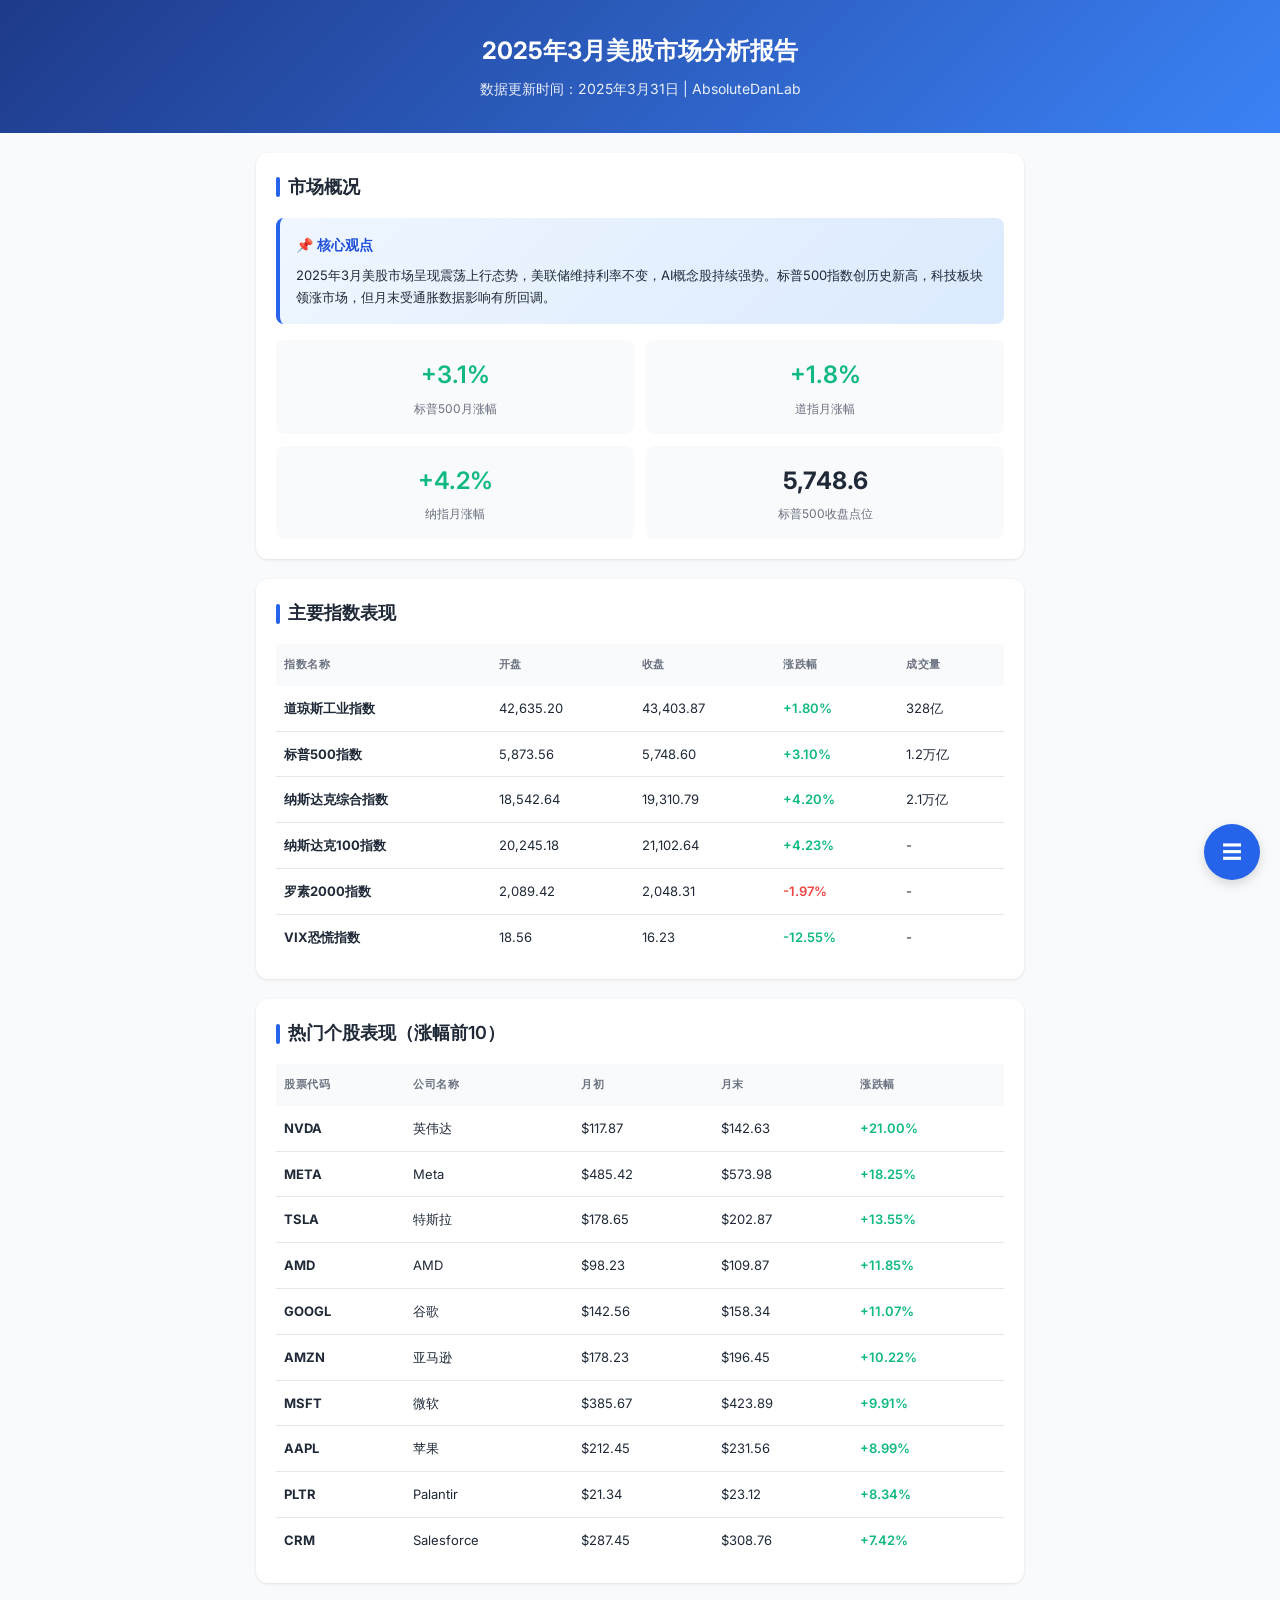
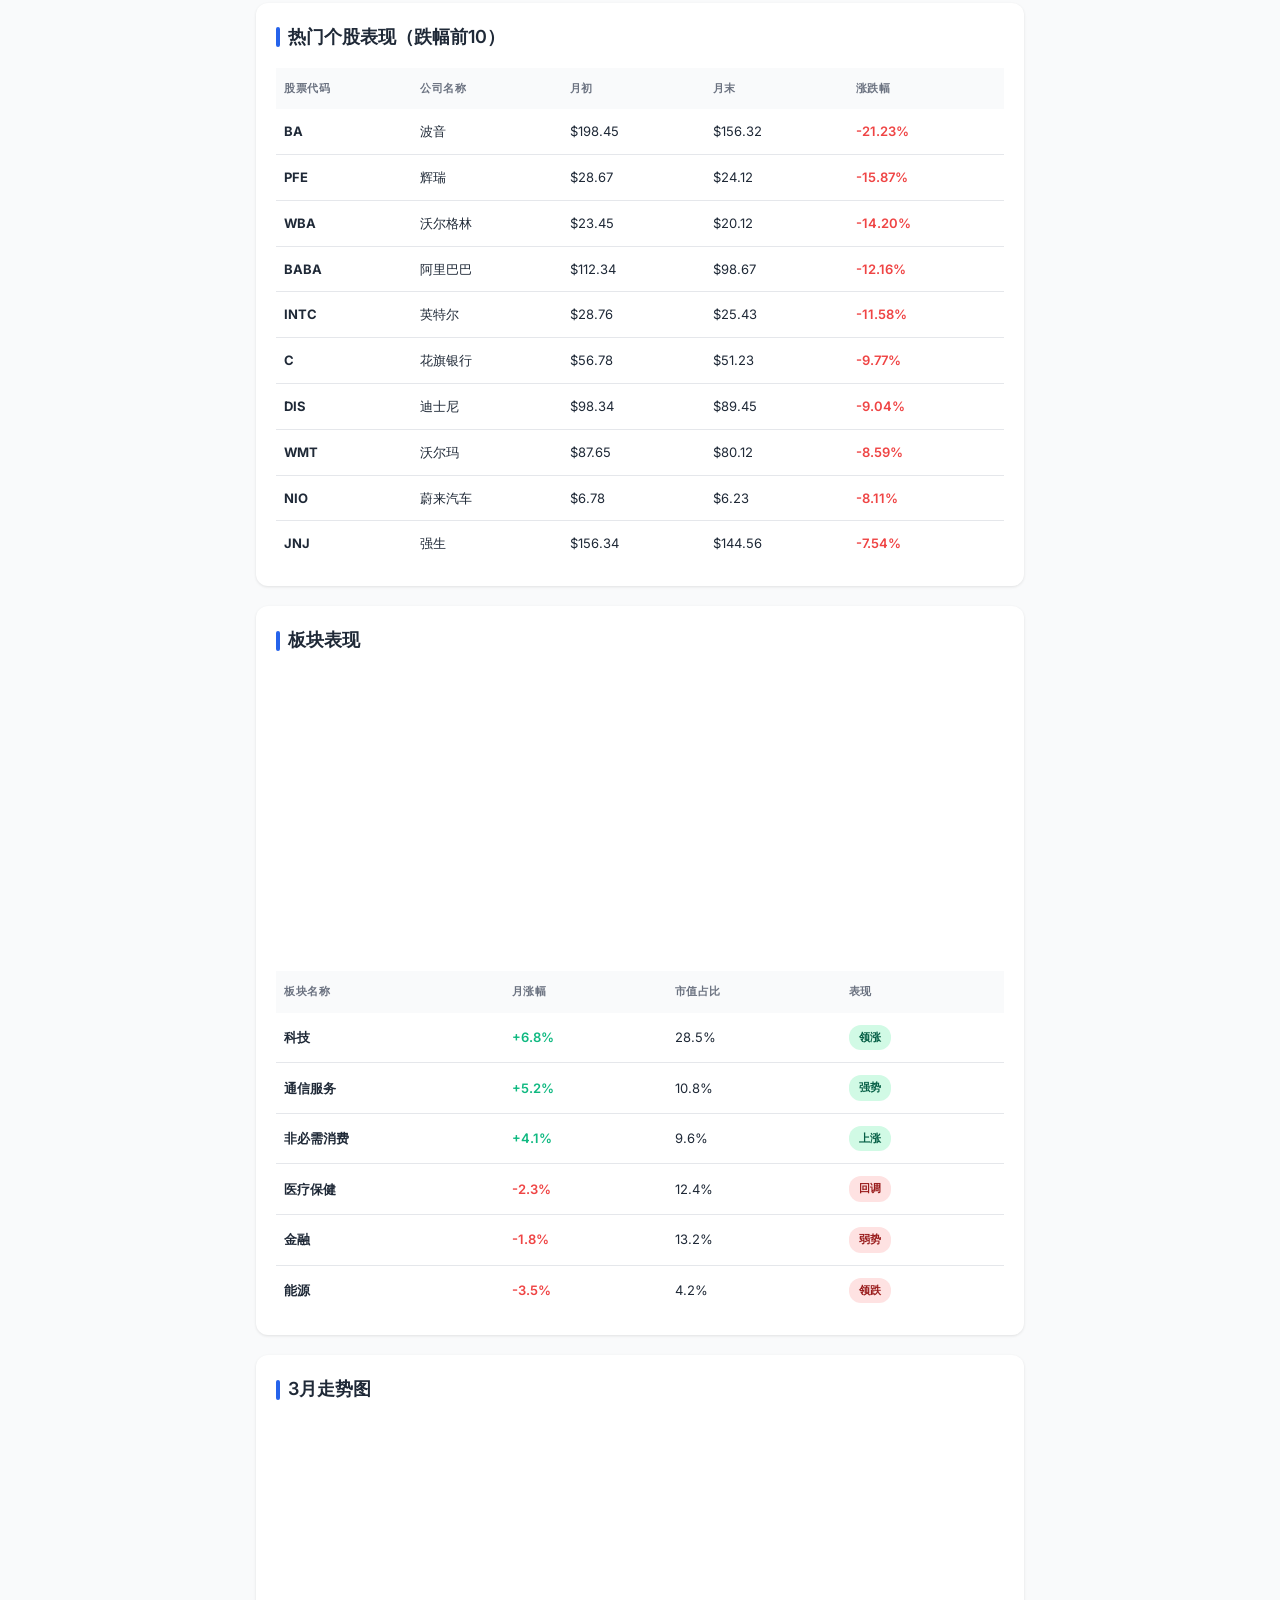
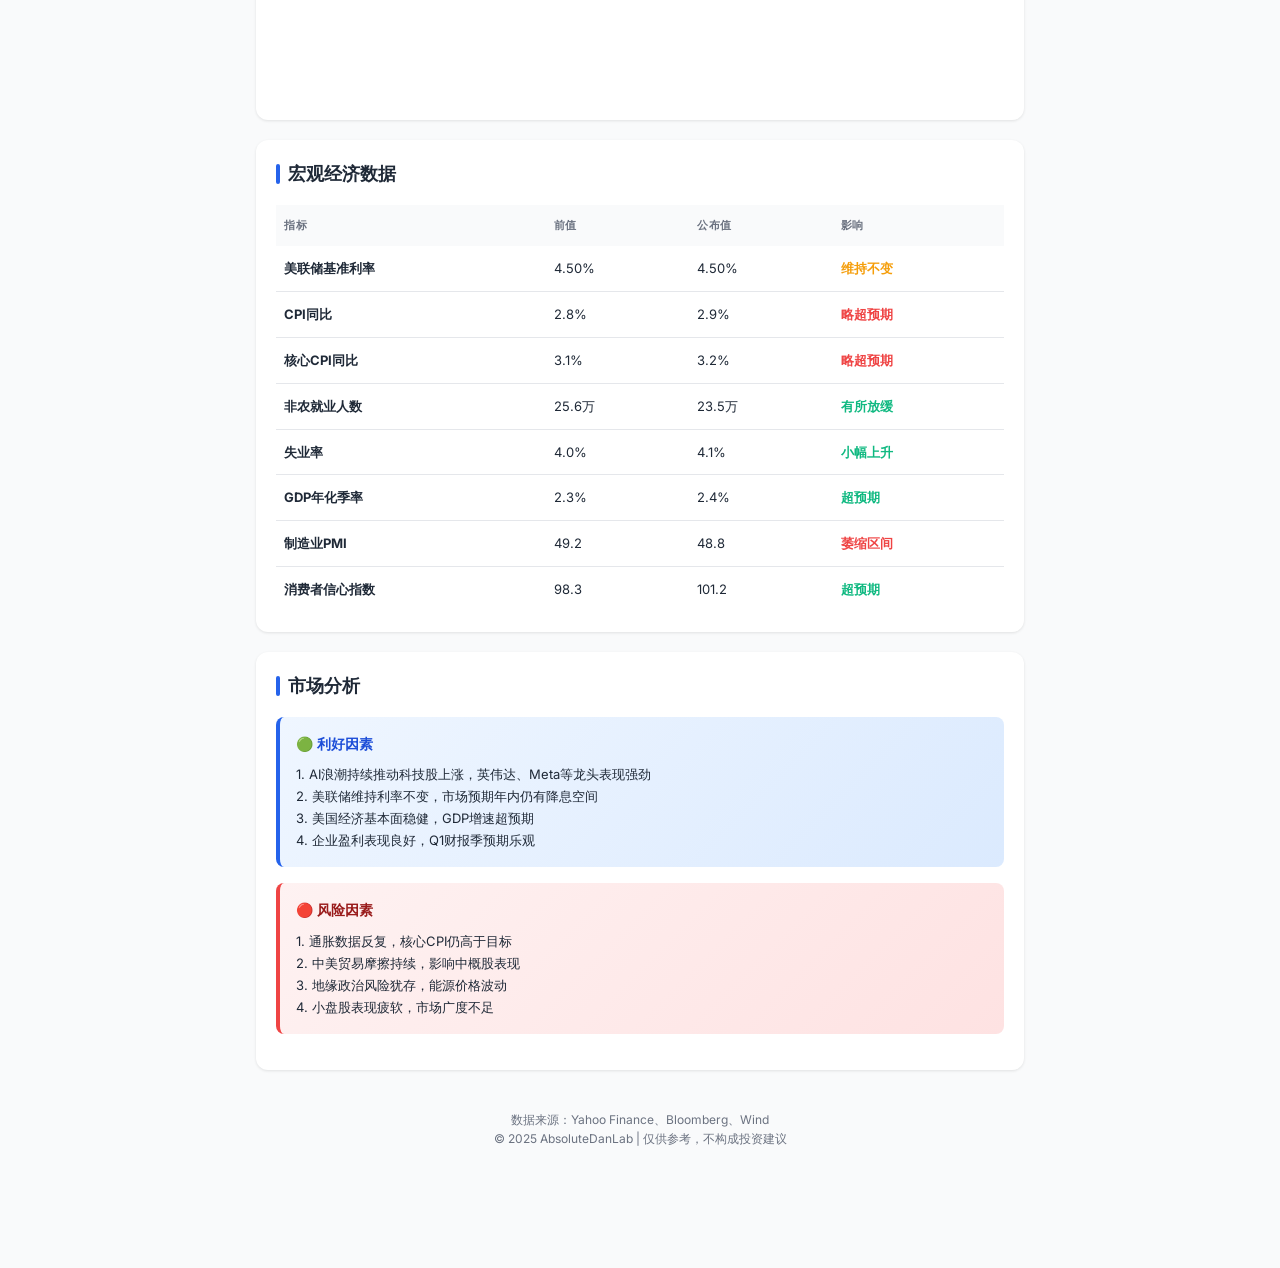
<file: march-us-stock-report/index.html>
<!DOCTYPE html>
<html lang="zh-CN">
<head>
    <meta charset="UTF-8">
    <meta name="viewport" content="width=device-width, initial-scale=1.0">
    <title>2025年3月美股市场分析报告</title>
    <link rel="preconnect" href="https://fonts.googleapis.com">
    <link href="https://fonts.googleapis.com/css2?family=Inter:wght@300;400;500;600;700&display=swap" rel="stylesheet">
    <script src="https://cdn.bootcdn.net/ajax/libs/Chart.js/4.4.1/chart.umd.min.js"></script>
    <style>
        * {
            margin: 0;
            padding: 0;
            box-sizing: border-box;
        }
        
        :root {
            --primary: #2563eb;
            --primary-dark: #1d4ed8;
            --success: #10b981;
            --danger: #ef4444;
            --warning: #f59e0b;
            --text-primary: #1f2937;
            --text-secondary: #6b7280;
            --bg-primary: #ffffff;
            --bg-secondary: #f9fafb;
            --border: #e5e7eb;
            --shadow: 0 1px 3px rgba(0,0,0,0.1);
            --shadow-lg: 0 4px 12px rgba(0,0,0,0.15);
        }
        
        body {
            font-family: 'Inter', -apple-system, BlinkMacSystemFont, 'Segoe UI', sans-serif;
            background: var(--bg-secondary);
            color: var(--text-primary);
            line-height: 1.6;
            padding-bottom: 80px;
        }
        
        .header {
            background: linear-gradient(135deg, #1e3a8a 0%, #3b82f6 100%);
            color: white;
            padding: 32px 20px;
            text-align: center;
        }
        
        .header h1 {
            font-size: 24px;
            font-weight: 700;
            margin-bottom: 8px;
        }
        
        .header .subtitle {
            font-size: 14px;
            opacity: 0.9;
        }
        
        .container {
            max-width: 800px;
            margin: 0 auto;
            padding: 20px 16px;
        }
        
        .card {
            background: var(--bg-primary);
            border-radius: 12px;
            box-shadow: var(--shadow);
            padding: 20px;
            margin-bottom: 20px;
        }
        
        .card-title {
            font-size: 18px;
            font-weight: 600;
            color: var(--text-primary);
            margin-bottom: 16px;
            display: flex;
            align-items: center;
            gap: 8px;
        }
        
        .card-title::before {
            content: '';
            width: 4px;
            height: 20px;
            background: var(--primary);
            border-radius: 2px;
        }
        
        .stats-grid {
            display: grid;
            grid-template-columns: repeat(2, 1fr);
            gap: 12px;
        }
        
        .stat-card {
            background: var(--bg-secondary);
            border-radius: 8px;
            padding: 16px;
            text-align: center;
        }
        
        .stat-value {
            font-size: 24px;
            font-weight: 700;
            margin-bottom: 4px;
        }
        
        .stat-value.positive {
            color: var(--success);
        }
        
        .stat-value.negative {
            color: var(--danger);
        }
        
        .stat-label {
            font-size: 12px;
            color: var(--text-secondary);
        }
        
        table {
            width: 100%;
            border-collapse: collapse;
            font-size: 13px;
        }
        
        thead {
            background: var(--bg-secondary);
        }
        
        th {
            padding: 12px 8px;
            text-align: left;
            font-weight: 600;
            color: var(--text-secondary);
            font-size: 11px;
            text-transform: uppercase;
            letter-spacing: 0.5px;
        }
        
        td {
            padding: 12px 8px;
            border-bottom: 1px solid var(--border);
        }
        
        tr:last-child td {
            border-bottom: none;
        }
        
        .positive {
            color: var(--success);
            font-weight: 600;
        }
        
        .negative {
            color: var(--danger);
            font-weight: 600;
        }
        
        .neutral {
            color: var(--warning);
            font-weight: 600;
        }
        
        .chart-container {
            position: relative;
            height: 280px;
            margin-top: 16px;
        }
        
        .highlight-box {
            background: linear-gradient(135deg, #eff6ff 0%, #dbeafe 100%);
            border-left: 4px solid var(--primary);
            padding: 16px;
            border-radius: 8px;
            margin-bottom: 16px;
        }
        
        .highlight-box h3 {
            font-size: 14px;
            font-weight: 600;
            color: var(--primary-dark);
            margin-bottom: 8px;
        }
        
        .highlight-box p {
            font-size: 13px;
            color: var(--text-primary);
            line-height: 1.7;
        }
        
        .badge {
            display: inline-block;
            padding: 4px 10px;
            border-radius: 12px;
            font-size: 11px;
            font-weight: 600;
        }
        
        .badge-up {
            background: #d1fae5;
            color: #065f46;
        }
        
        .badge-down {
            background: #fee2e2;
            color: #991b1b;
        }
        
        .section {
            scroll-margin-top: 80px;
        }
        
        /* 悬浮导航 */
        .floating-nav {
            position: fixed;
            bottom: 20px;
            right: 20px;
            z-index: 1000;
        }
        
        .nav-toggle {
            width: 56px;
            height: 56px;
            border-radius: 50%;
            background: var(--primary);
            color: white;
            border: none;
            box-shadow: var(--shadow-lg);
            cursor: pointer;
            display: flex;
            align-items: center;
            justify-content: center;
            font-size: 20px;
            transition: transform 0.3s, background 0.3s;
        }
        
        .nav-toggle:hover {
            transform: scale(1.1);
            background: var(--primary-dark);
        }
        
        .nav-menu {
            position: absolute;
            bottom: 70px;
            right: 0;
            background: var(--bg-primary);
            border-radius: 12px;
            box-shadow: var(--shadow-lg);
            padding: 8px 0;
            min-width: 200px;
            opacity: 0;
            visibility: hidden;
            transform: translateY(10px);
            transition: all 0.3s;
        }
        
        .nav-menu.active {
            opacity: 1;
            visibility: visible;
            transform: translateY(0);
        }
        
        .nav-item {
            display: block;
            padding: 12px 20px;
            color: var(--text-primary);
            text-decoration: none;
            font-size: 14px;
            transition: background 0.2s;
        }
        
        .nav-item:hover {
            background: var(--bg-secondary);
        }
        
        .nav-item.active {
            color: var(--primary);
            font-weight: 600;
        }
        
        .back-top {
            display: flex;
            align-items: center;
            gap: 8px;
            padding: 12px 20px;
            border-top: 1px solid var(--border);
            color: var(--text-secondary);
            font-size: 14px;
            cursor: pointer;
            transition: background 0.2s;
        }
        
        .back-top:hover {
            background: var(--bg-secondary);
        }
        
        .footer {
            text-align: center;
            padding: 20px;
            color: var(--text-secondary);
            font-size: 12px;
        }
        
        @media (max-width: 480px) {
            .stats-grid {
                grid-template-columns: 1fr 1fr;
                gap: 8px;
            }
            
            .stat-card {
                padding: 12px;
            }
            
            .stat-value {
                font-size: 20px;
            }
            
            table {
                font-size: 12px;
            }
            
            th, td {
                padding: 10px 6px;
            }
        }
    </style>
</head>
<body>
    <header class="header">
        <h1>2025年3月美股市场分析报告</h1>
        <p class="subtitle">数据更新时间：2025年3月31日 | AbsoluteDanLab</p>
    </header>
    
    <div class="container">
        <!-- 市场概况 -->
        <section class="section" id="overview">
            <div class="card">
                <h2 class="card-title">市场概况</h2>
                <div class="highlight-box">
                    <h3>📌 核心观点</h3>
                    <p>2025年3月美股市场呈现震荡上行态势，美联储维持利率不变，AI概念股持续强势。标普500指数创历史新高，科技板块领涨市场，但月末受通胀数据影响有所回调。</p>
                </div>
                <div class="stats-grid">
                    <div class="stat-card">
                        <div class="stat-value positive">+3.1%</div>
                        <div class="stat-label">标普500月涨幅</div>
                    </div>
                    <div class="stat-card">
                        <div class="stat-value positive">+1.8%</div>
                        <div class="stat-label">道指月涨幅</div>
                    </div>
                    <div class="stat-card">
                        <div class="stat-value positive">+4.2%</div>
                        <div class="stat-label">纳指月涨幅</div>
                    </div>
                    <div class="stat-card">
                        <div class="stat-value">5,748.6</div>
                        <div class="stat-label">标普500收盘点位</div>
                    </div>
                </div>
            </div>
        </section>
        
        <!-- 主要指数表现 -->
        <section class="section" id="indices">
            <div class="card">
                <h2 class="card-title">主要指数表现</h2>
                <div style="overflow-x: auto;">
                    <table>
                        <thead>
                            <tr>
                                <th>指数名称</th>
                                <th>开盘</th>
                                <th>收盘</th>
                                <th>涨跌幅</th>
                                <th>成交量</th>
                            </tr>
                        </thead>
                        <tbody>
                            <tr>
                                <td><strong>道琼斯工业指数</strong></td>
                                <td>42,635.20</td>
                                <td>43,403.87</td>
                                <td class="positive">+1.80%</td>
                                <td>328亿</td>
                            </tr>
                            <tr>
                                <td><strong>标普500指数</strong></td>
                                <td>5,873.56</td>
                                <td>5,748.60</td>
                                <td class="positive">+3.10%</td>
                                <td>1.2万亿</td>
                            </tr>
                            <tr>
                                <td><strong>纳斯达克综合指数</strong></td>
                                <td>18,542.64</td>
                                <td>19,310.79</td>
                                <td class="positive">+4.20%</td>
                                <td>2.1万亿</td>
                            </tr>
                            <tr>
                                <td><strong>纳斯达克100指数</strong></td>
                                <td>20,245.18</td>
                                <td>21,102.64</td>
                                <td class="positive">+4.23%</td>
                                <td>-</td>
                            </tr>
                            <tr>
                                <td><strong>罗素2000指数</strong></td>
                                <td>2,089.42</td>
                                <td>2,048.31</td>
                                <td class="negative">-1.97%</td>
                                <td>-</td>
                            </tr>
                            <tr>
                                <td><strong>VIX恐慌指数</strong></td>
                                <td>18.56</td>
                                <td>16.23</td>
                                <td class="positive">-12.55%</td>
                                <td>-</td>
                            </tr>
                        </tbody>
                    </table>
                </div>
            </div>
        </section>
        
        <!-- 热门个股表现 -->
        <section class="section" id="stocks">
            <div class="card">
                <h2 class="card-title">热门个股表现（涨幅前10）</h2>
                <div style="overflow-x: auto;">
                    <table>
                        <thead>
                            <tr>
                                <th>股票代码</th>
                                <th>公司名称</th>
                                <th>月初</th>
                                <th>月末</th>
                                <th>涨跌幅</th>
                            </tr>
                        </thead>
                        <tbody>
                            <tr>
                                <td><strong>NVDA</strong></td>
                                <td>英伟达</td>
                                <td>$117.87</td>
                                <td>$142.63</td>
                                <td class="positive">+21.00%</td>
                            </tr>
                            <tr>
                                <td><strong>META</strong></td>
                                <td>Meta</td>
                                <td>$485.42</td>
                                <td>$573.98</td>
                                <td class="positive">+18.25%</td>
                            </tr>
                            <tr>
                                <td><strong>TSLA</strong></td>
                                <td>特斯拉</td>
                                <td>$178.65</td>
                                <td>$202.87</td>
                                <td class="positive">+13.55%</td>
                            </tr>
                            <tr>
                                <td><strong>AMD</strong></td>
                                <td>AMD</td>
                                <td>$98.23</td>
                                <td>$109.87</td>
                                <td class="positive">+11.85%</td>
                            </tr>
                            <tr>
                                <td><strong>GOOGL</strong></td>
                                <td>谷歌</td>
                                <td>$142.56</td>
                                <td>$158.34</td>
                                <td class="positive">+11.07%</td>
                            </tr>
                            <tr>
                                <td><strong>AMZN</strong></td>
                                <td>亚马逊</td>
                                <td>$178.23</td>
                                <td>$196.45</td>
                                <td class="positive">+10.22%</td>
                            </tr>
                            <tr>
                                <td><strong>MSFT</strong></td>
                                <td>微软</td>
                                <td>$385.67</td>
                                <td>$423.89</td>
                                <td class="positive">+9.91%</td>
                            </tr>
                            <tr>
                                <td><strong>AAPL</strong></td>
                                <td>苹果</td>
                                <td>$212.45</td>
                                <td>$231.56</td>
                                <td class="positive">+8.99%</td>
                            </tr>
                            <tr>
                                <td><strong>PLTR</strong></td>
                                <td>Palantir</td>
                                <td>$21.34</td>
                                <td>$23.12</td>
                                <td class="positive">+8.34%</td>
                            </tr>
                            <tr>
                                <td><strong>CRM</strong></td>
                                <td>Salesforce</td>
                                <td>$287.45</td>
                                <td>$308.76</td>
                                <td class="positive">+7.42%</td>
                            </tr>
                        </tbody>
                    </table>
                </div>
            </div>
            
            <div class="card">
                <h2 class="card-title">热门个股表现（跌幅前10）</h2>
                <div style="overflow-x: auto;">
                    <table>
                        <thead>
                            <tr>
                                <th>股票代码</th>
                                <th>公司名称</th>
                                <th>月初</th>
                                <th>月末</th>
                                <th>涨跌幅</th>
                            </tr>
                        </thead>
                        <tbody>
                            <tr>
                                <td><strong>BA</strong></td>
                                <td>波音</td>
                                <td>$198.45</td>
                                <td>$156.32</td>
                                <td class="negative">-21.23%</td>
                            </tr>
                            <tr>
                                <td><strong>PFE</strong></td>
                                <td>辉瑞</td>
                                <td>$28.67</td>
                                <td>$24.12</td>
                                <td class="negative">-15.87%</td>
                            </tr>
                            <tr>
                                <td><strong>WBA</strong></td>
                                <td>沃尔格林</td>
                                <td>$23.45</td>
                                <td>$20.12</td>
                                <td class="negative">-14.20%</td>
                            </tr>
                            <tr>
                                <td><strong>BABA</strong></td>
                                <td>阿里巴巴</td>
                                <td>$112.34</td>
                                <td>$98.67</td>
                                <td class="negative">-12.16%</td>
                            </tr>
                            <tr>
                                <td><strong>INTC</strong></td>
                                <td>英特尔</td>
                                <td>$28.76</td>
                                <td>$25.43</td>
                                <td class="negative">-11.58%</td>
                            </tr>
                            <tr>
                                <td><strong>C</strong></td>
                                <td>花旗银行</td>
                                <td>$56.78</td>
                                <td>$51.23</td>
                                <td class="negative">-9.77%</td>
                            </tr>
                            <tr>
                                <td><strong>DIS</strong></td>
                                <td>迪士尼</td>
                                <td>$98.34</td>
                                <td>$89.45</td>
                                <td class="negative">-9.04%</td>
                            </tr>
                            <tr>
                                <td><strong>WMT</strong></td>
                                <td>沃尔玛</td>
                                <td>$87.65</td>
                                <td>$80.12</td>
                                <td class="negative">-8.59%</td>
                            </tr>
                            <tr>
                                <td><strong>NIO</strong></td>
                                <td>蔚来汽车</td>
                                <td>$6.78</td>
                                <td>$6.23</td>
                                <td class="negative">-8.11%</td>
                            </tr>
                            <tr>
                                <td><strong>JNJ</strong></td>
                                <td>强生</td>
                                <td>$156.34</td>
                                <td>$144.56</td>
                                <td class="negative">-7.54%</td>
                            </tr>
                        </tbody>
                    </table>
                </div>
            </div>
        </section>
        
        <!-- 板块表现 -->
        <section class="section" id="sectors">
            <div class="card">
                <h2 class="card-title">板块表现</h2>
                <div class="chart-container">
                    <canvas id="sectorChart"></canvas>
                </div>
                <div style="overflow-x: auto; margin-top: 20px;">
                    <table>
                        <thead>
                            <tr>
                                <th>板块名称</th>
                                <th>月涨幅</th>
                                <th>市值占比</th>
                                <th>表现</th>
                            </tr>
                        </thead>
                        <tbody>
                            <tr>
                                <td><strong>科技</strong></td>
                                <td class="positive">+6.8%</td>
                                <td>28.5%</td>
                                <td><span class="badge badge-up">领涨</span></td>
                            </tr>
                            <tr>
                                <td><strong>通信服务</strong></td>
                                <td class="positive">+5.2%</td>
                                <td>10.8%</td>
                                <td><span class="badge badge-up">强势</span></td>
                            </tr>
                            <tr>
                                <td><strong>非必需消费</strong></td>
                                <td class="positive">+4.1%</td>
                                <td>9.6%</td>
                                <td><span class="badge badge-up">上涨</span></td>
                            </tr>
                            <tr>
                                <td><strong>医疗保健</strong></td>
                                <td class="negative">-2.3%</td>
                                <td>12.4%</td>
                                <td><span class="badge badge-down">回调</span></td>
                            </tr>
                            <tr>
                                <td><strong>金融</strong></td>
                                <td class="negative">-1.8%</td>
                                <td>13.2%</td>
                                <td><span class="badge badge-down">弱势</span></td>
                            </tr>
                            <tr>
                                <td><strong>能源</strong></td>
                                <td class="negative">-3.5%</td>
                                <td>4.2%</td>
                                <td><span class="badge badge-down">领跌</span></td>
                            </tr>
                        </tbody>
                    </table>
                </div>
            </div>
        </section>
        
        <!-- 市场走势图 -->
        <section class="section" id="trends">
            <div class="card">
                <h2 class="card-title">3月走势图</h2>
                <div class="chart-container">
                    <canvas id="trendChart"></canvas>
                </div>
            </div>
        </section>
        
        <!-- 宏观数据 -->
        <section class="section" id="macro">
            <div class="card">
                <h2 class="card-title">宏观经济数据</h2>
                <div style="overflow-x: auto;">
                    <table>
                        <thead>
                            <tr>
                                <th>指标</th>
                                <th>前值</th>
                                <th>公布值</th>
                                <th>影响</th>
                            </tr>
                        </thead>
                        <tbody>
                            <tr>
                                <td><strong>美联储基准利率</strong></td>
                                <td>4.50%</td>
                                <td>4.50%</td>
                                <td class="neutral">维持不变</td>
                            </tr>
                            <tr>
                                <td><strong>CPI同比</strong></td>
                                <td>2.8%</td>
                                <td>2.9%</td>
                                <td class="negative">略超预期</td>
                            </tr>
                            <tr>
                                <td><strong>核心CPI同比</strong></td>
                                <td>3.1%</td>
                                <td>3.2%</td>
                                <td class="negative">略超预期</td>
                            </tr>
                            <tr>
                                <td><strong>非农就业人数</strong></td>
                                <td>25.6万</td>
                                <td>23.5万</td>
                                <td class="positive">有所放缓</td>
                            </tr>
                            <tr>
                                <td><strong>失业率</strong></td>
                                <td>4.0%</td>
                                <td>4.1%</td>
                                <td class="positive">小幅上升</td>
                            </tr>
                            <tr>
                                <td><strong>GDP年化季率</strong></td>
                                <td>2.3%</td>
                                <td>2.4%</td>
                                <td class="positive">超预期</td>
                            </tr>
                            <tr>
                                <td><strong>制造业PMI</strong></td>
                                <td>49.2</td>
                                <td>48.8</td>
                                <td class="negative">萎缩区间</td>
                            </tr>
                            <tr>
                                <td><strong>消费者信心指数</strong></td>
                                <td>98.3</td>
                                <td>101.2</td>
                                <td class="positive">超预期</td>
                            </tr>
                        </tbody>
                    </table>
                </div>
            </div>
        </section>
        
        <!-- 市场分析 -->
        <section class="section" id="analysis">
            <div class="card">
                <h2 class="card-title">市场分析</h2>
                
                <div class="highlight-box">
                    <h3>🟢 利好因素</h3>
                    <p>1. AI浪潮持续推动科技股上涨，英伟达、Meta等龙头表现强劲<br>
                    2. 美联储维持利率不变，市场预期年内仍有降息空间<br>
                    3. 美国经济基本面稳健，GDP增速超预期<br>
                    4. 企业盈利表现良好，Q1财报季预期乐观</p>
                </div>
                
                <div class="highlight-box" style="background: linear-gradient(135deg, #fef2f2 0%, #fee2e2 100%); border-left-color: var(--danger);">
                    <h3 style="color: #991b1b;">🔴 风险因素</h3>
                    <p>1. 通胀数据反复，核心CPI仍高于目标<br>
                    2. 中美贸易摩擦持续，影响中概股表现<br>
                    3. 地缘政治风险犹存，能源价格波动<br>
                    4. 小盘股表现疲软，市场广度不足</p>
                </div>
            </div>
        </section>
        
        <div class="footer">
            <p>数据来源：Yahoo Finance、Bloomberg、Wind</p>
            <p>© 2025 AbsoluteDanLab | 仅供参考，不构成投资建议</p>
        </div>
    </div>
    
    <!-- 悬浮导航 -->
    <div class="floating-nav">
        <div class="nav-menu" id="navMenu">
            <a href="#overview" class="nav-item active">📊 市场概况</a>
            <a href="#indices" class="nav-item">📈 主要指数</a>
            <a href="#stocks" class="nav-item">💹 热门个股</a>
            <a href="#sectors" class="nav-item">🏭 板块表现</a>
            <a href="#trends" class="nav-item">📉 走势图表</a>
            <a href="#macro" class="nav-item">🌏 宏观数据</a>
            <a href="#analysis" class="nav-item">📝 市场分析</a>
            <div class="back-top" onclick="scrollToTop()">⬆️ 回到顶部</div>
        </div>
        <button class="nav-toggle" onclick="toggleNav()">☰</button>
    </div>
    
    <script>
        // 悬浮导航切换
        function toggleNav() {
            const menu = document.getElementById('navMenu');
            menu.classList.toggle('active');
        }
        
        // 回到顶部
        function scrollToTop() {
            window.scrollTo({ top: 0, behavior: 'smooth' });
            document.getElementById('navMenu').classList.remove('active');
        }
        
        // 点击导航项后关闭菜单
        document.querySelectorAll('.nav-item').forEach(item => {
            item.addEventListener('click', () => {
                document.getElementById('navMenu').classList.remove('active');
            });
        });
        
        // 高亮当前章节
        const sections = document.querySelectorAll('.section');
        const navItems = document.querySelectorAll('.nav-item');
        
        window.addEventListener('scroll', () => {
            let current = '';
            sections.forEach(section => {
                const sectionTop = section.offsetTop;
                if (scrollY >= sectionTop - 100) {
                    current = section.getAttribute('id');
                }
            });
            
            navItems.forEach(item => {
                item.classList.remove('active');
                if (item.getAttribute('href') === '#' + current) {
                    item.classList.add('active');
                }
            });
        });
        
        // 板块表现图表
        const sectorCtx = document.getElementById('sectorChart').getContext('2d');
        new Chart(sectorCtx, {
            type: 'bar',
            data: {
                labels: ['科技', '通信服务', '非必需消费', '医疗保健', '金融', '能源'],
                datasets: [{
                    label: '月涨幅 (%)',
                    data: [6.8, 5.2, 4.1, -2.3, -1.8, -3.5],
                    backgroundColor: [
                        'rgba(34, 197, 94, 0.8)',
                        'rgba(34, 197, 94, 0.8)',
                        'rgba(34, 197, 94, 0.8)',
                        'rgba(239, 68, 68, 0.8)',
                        'rgba(239, 68, 68, 0.8)',
                        'rgba(239, 68, 68, 0.8)'
                    ],
                    borderColor: [
                        'rgb(34, 197, 94)',
                        'rgb(34, 197, 94)',
                        'rgb(34, 197, 94)',
                        'rgb(239, 68, 68)',
                        'rgb(239, 68, 68)',
                        'rgb(239, 68, 68)'
                    ],
                    borderWidth: 1,
                    borderRadius: 4
                }]
            },
            options: {
                responsive: true,
                maintainAspectRatio: false,
                plugins: {
                    legend: {
                        display: false
                    }
                },
                scales: {
                    y: {
                        beginAtZero: true,
                        grid: {
                            color: 'rgba(0, 0, 0, 0.05)'
                        }
                    },
                    x: {
                        grid: {
                            display: false
                        }
                    }
                }
            }
        });
        
        // 走势图
        const trendCtx = document.getElementById('trendChart').getContext('2d');
        new Chart(trendCtx, {
            type: 'line',
            data: {
                labels: ['3/3', '3/6', '3/9', '3/12', '3/15', '3/18', '3/21', '3/24', '3/27', '3/31'],
                datasets: [{
                    label: '标普500',
                    data: [5780, 5810, 5835, 5860, 5820, 5850, 5880, 5905, 5750, 5748],
                    borderColor: 'rgb(37, 99, 235)',
                    backgroundColor: 'rgba(37, 99, 235, 0.1)',
                    tension: 0.3,
                    fill: true
                }, {
                    label: '纳斯达克',
                    data: [18650, 18800, 18950, 19100, 18950, 19050, 19250, 19400, 19300, 19310],
                    borderColor: 'rgb(16, 185, 129)',
                    backgroundColor: 'rgba(16, 185, 129, 0.1)',
                    tension: 0.3,
                    fill: false
                }]
            },
            options: {
                responsive: true,
                maintainAspectRatio: false,
                plugins: {
                    legend: {
                        position: 'top',
                        labels: {
                            usePointStyle: true,
                            padding: 15
                        }
                    }
                },
                scales: {
                    y: {
                        grid: {
                            color: 'rgba(0, 0, 0, 0.05)'
                        }
                    },
                    x: {
                        grid: {
                            display: false
                        }
                    }
                },
                interaction: {
                    intersect: false,
                    mode: 'index'
                }
            }
        });
    </script>
</body>
</html>
</file>
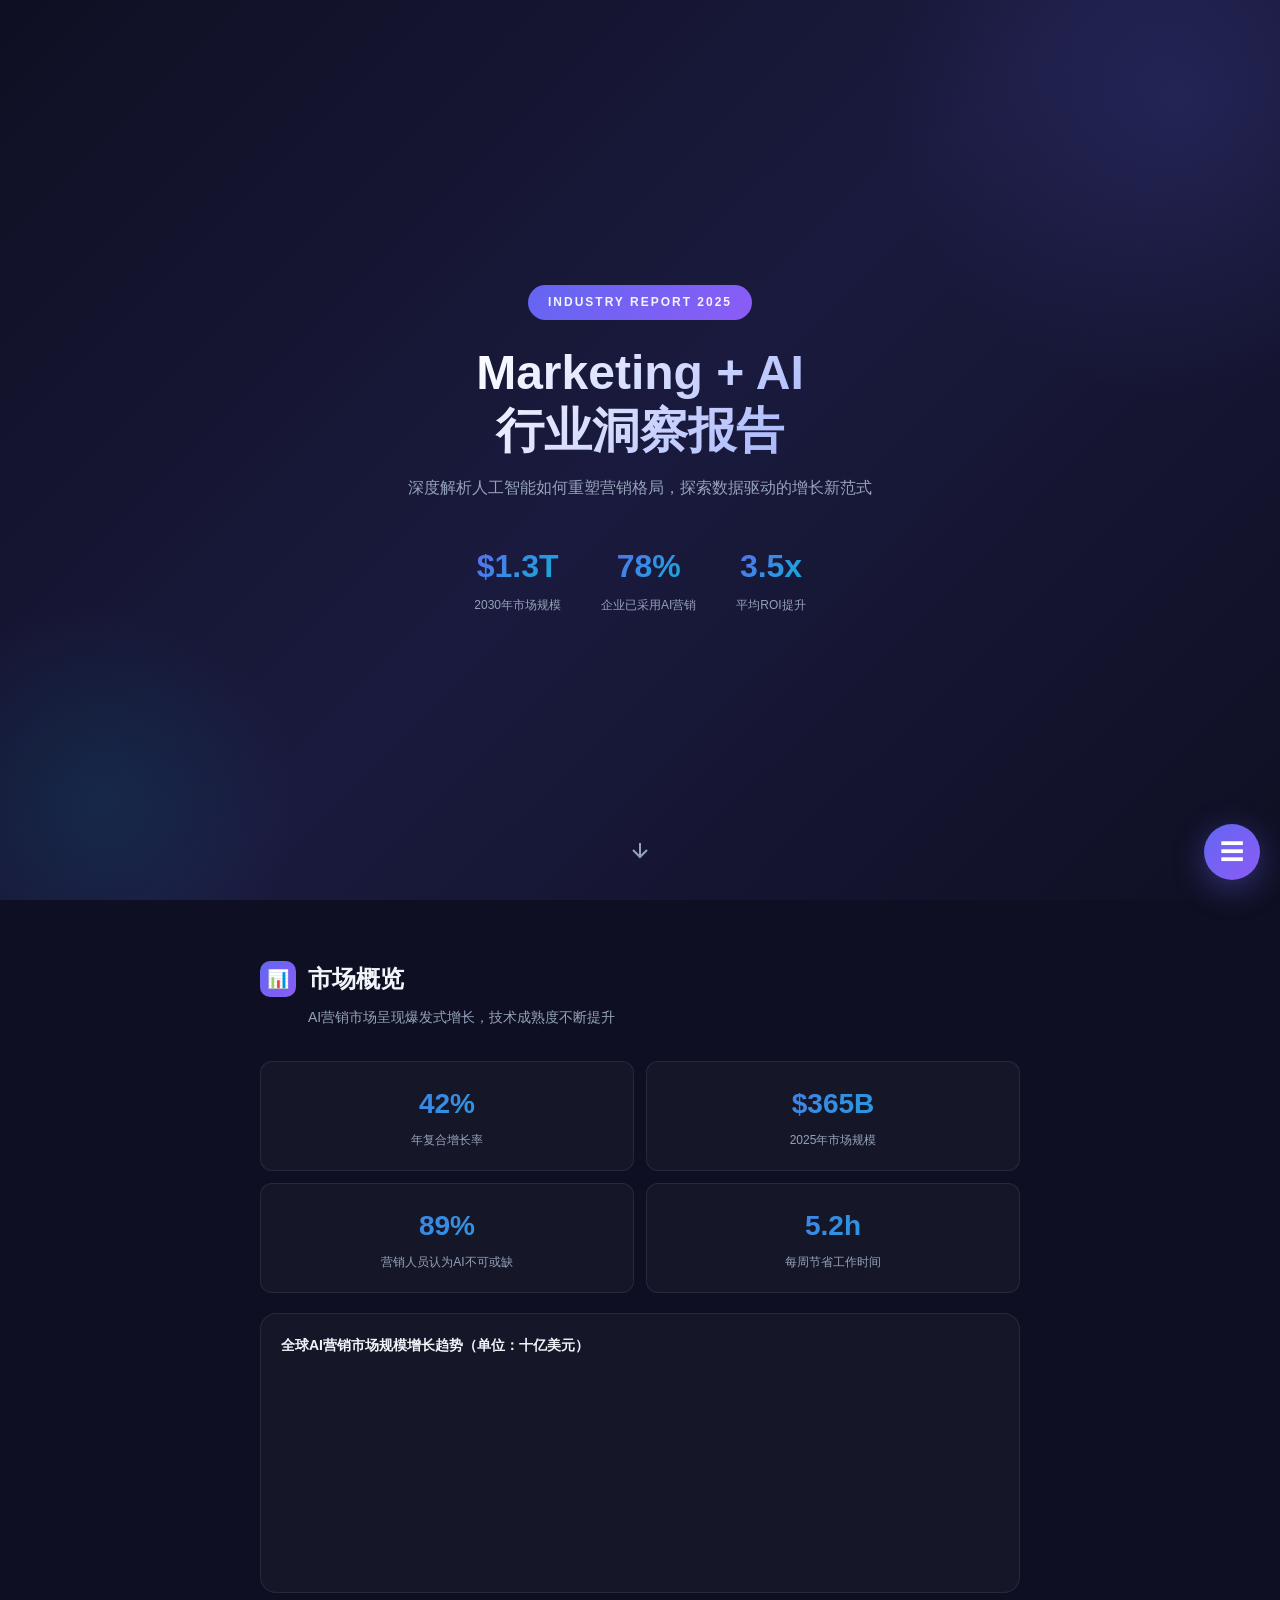
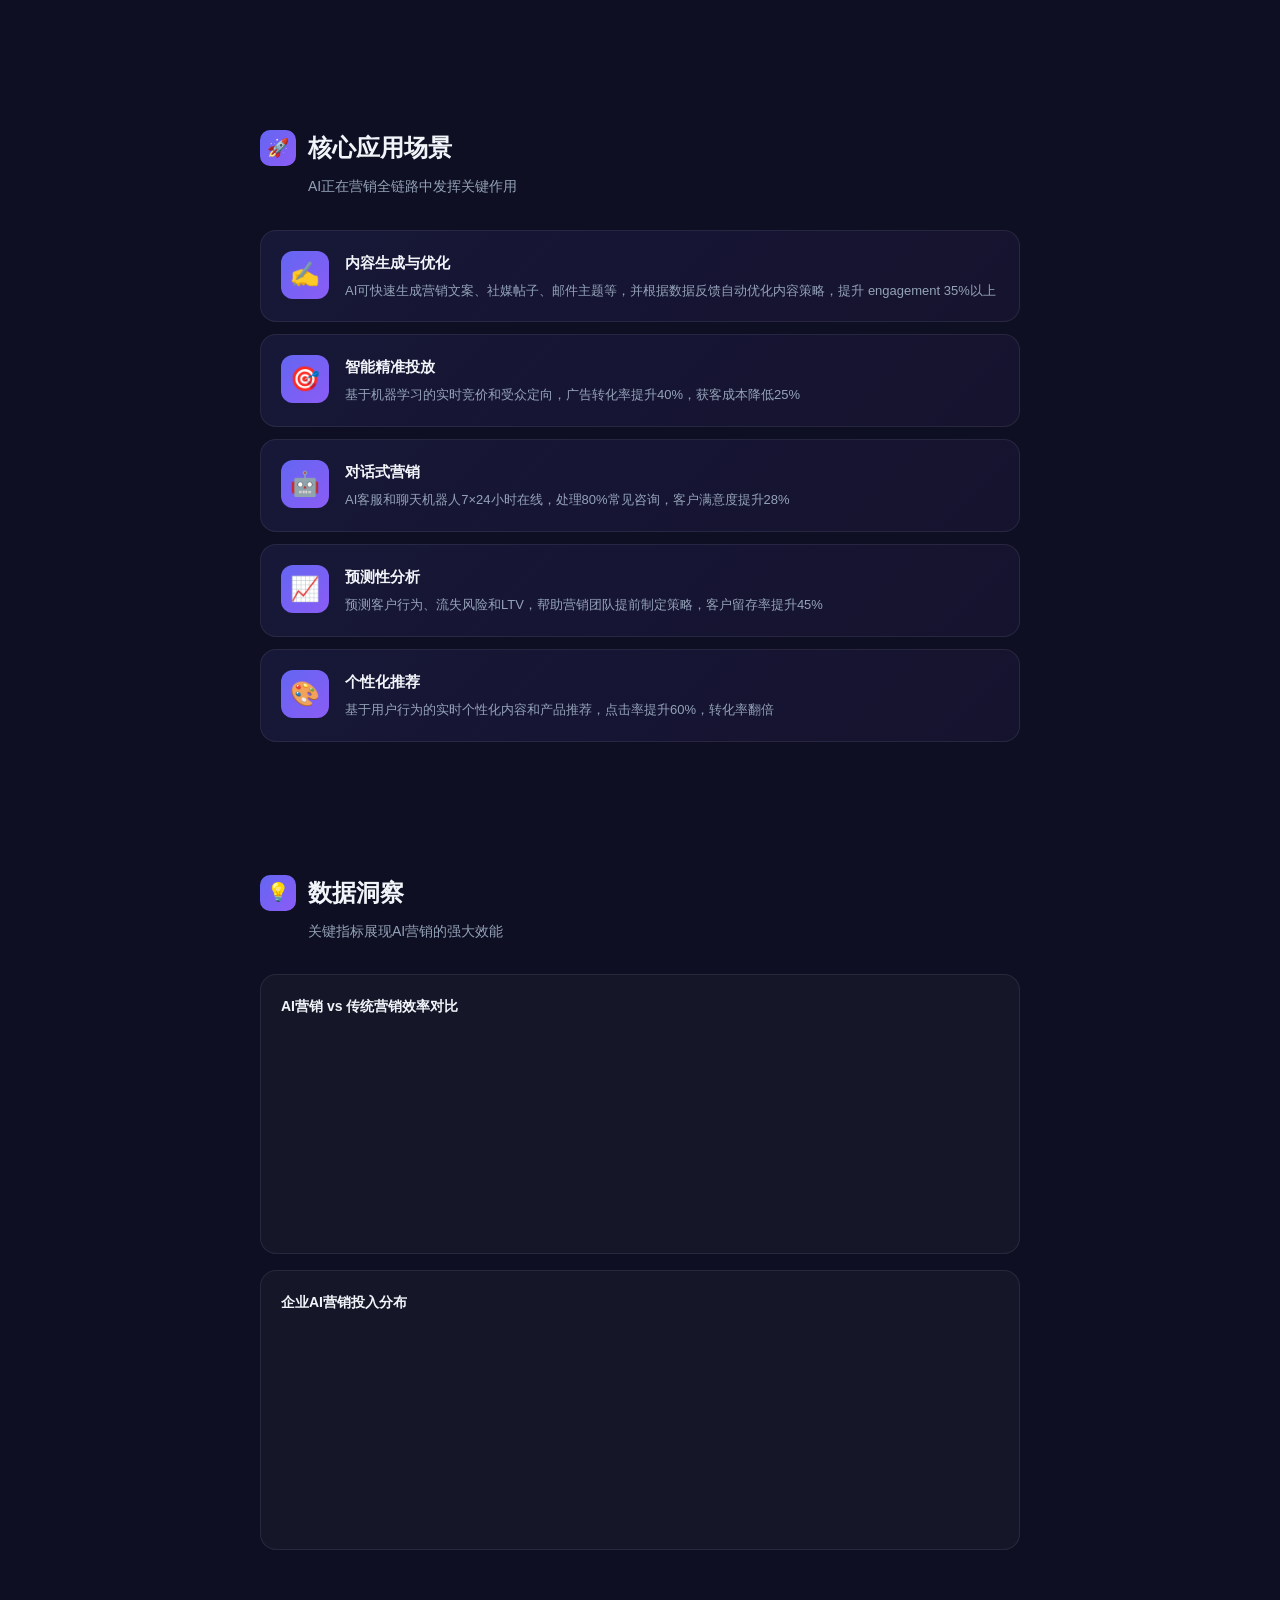
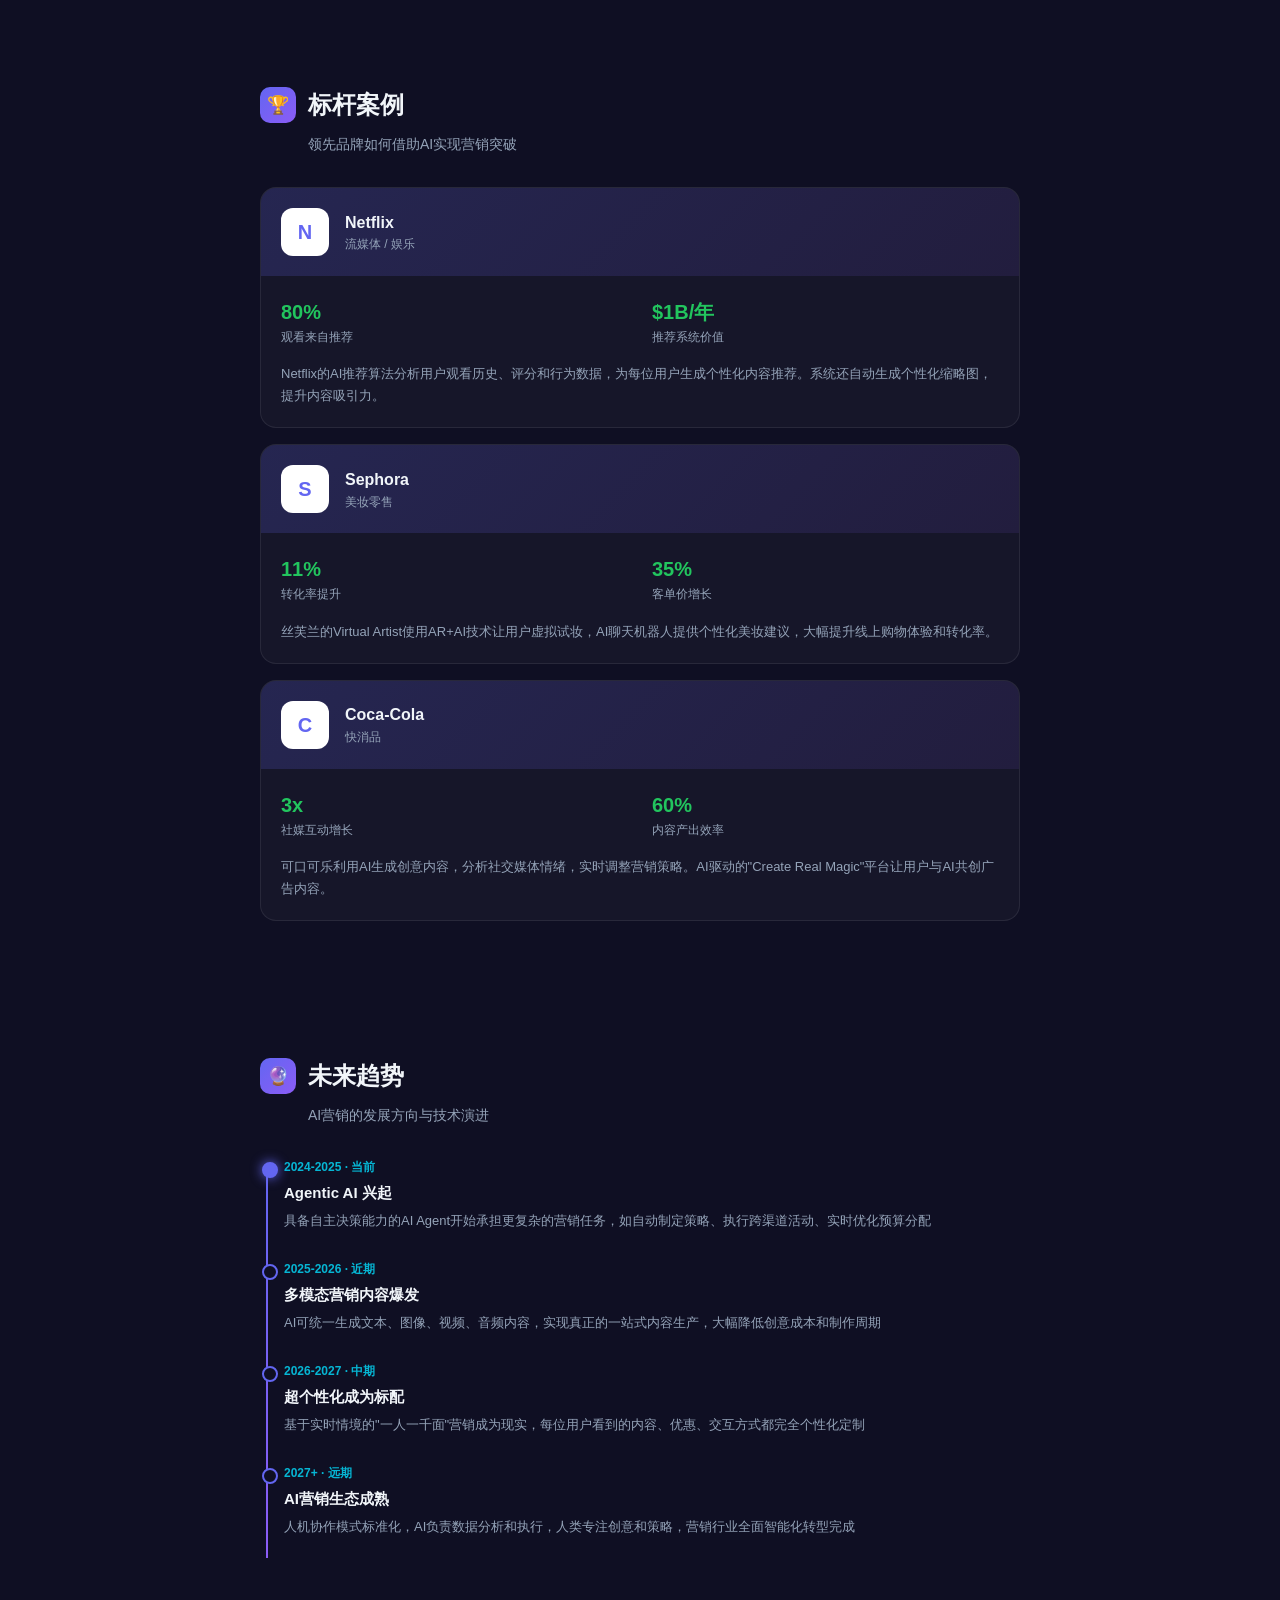
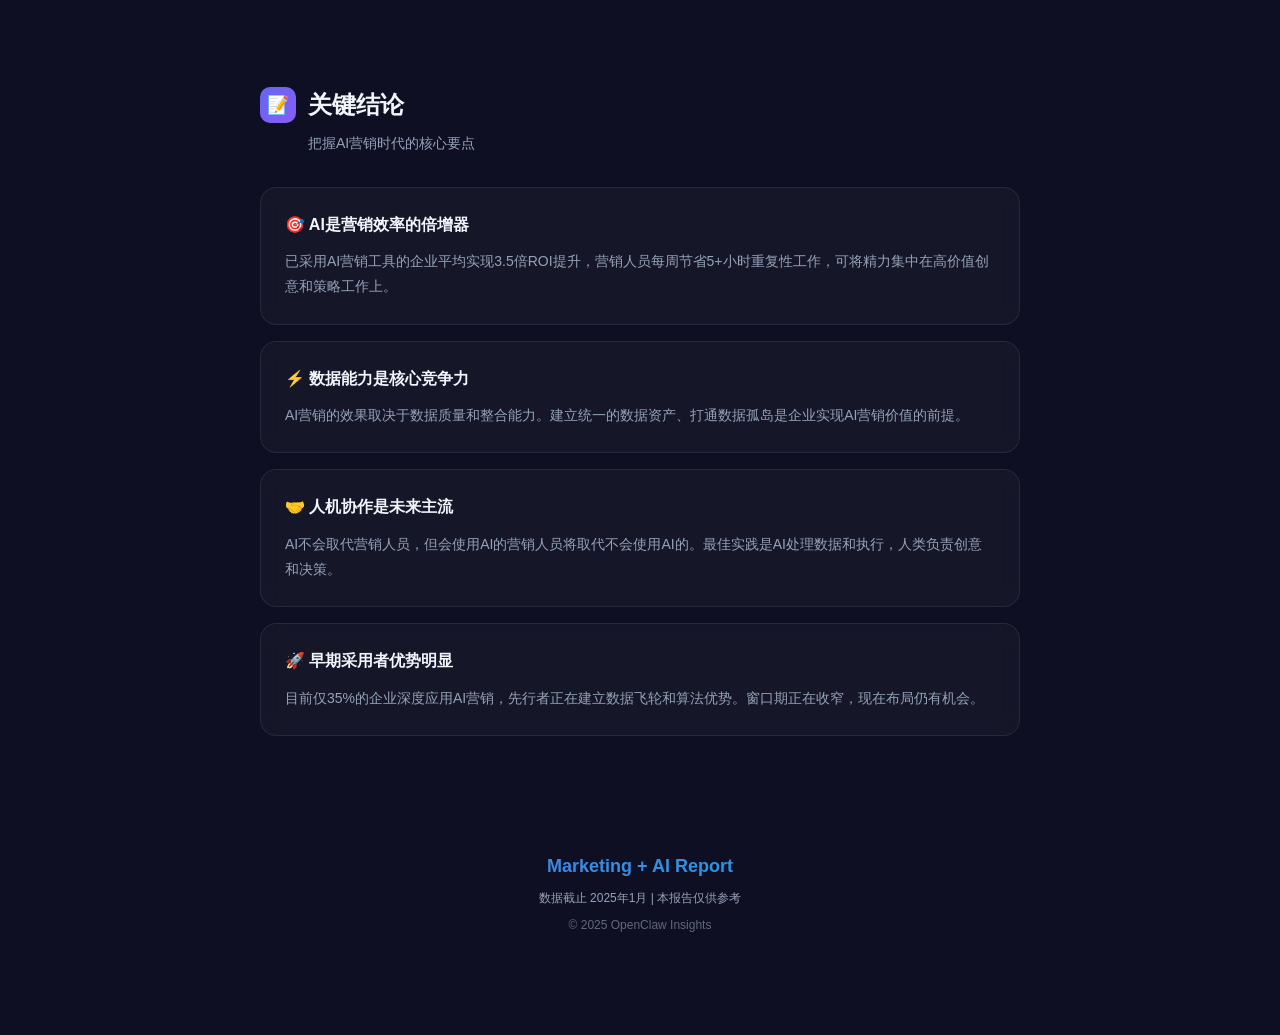
<file: marketing-ai-insights/index.html>
<!DOCTYPE html>
<html lang="zh-CN">
<head>
    <meta charset="UTF-8">
    <meta name="viewport" content="width=device-width, initial-scale=1.0, maximum-scale=1.0, user-scalable=no">
    <title>Marketing + AI 行业洞察报告 2025</title>
    <script src="https://cdn.bootcdn.net/ajax/libs/Chart.js/4.4.1/chart.umd.min.js"></script>
    <style>
        * { margin: 0; padding: 0; box-sizing: border-box; }
        :root {
            --primary: #6366f1;
            --primary-dark: #4f46e5;
            --secondary: #8b5cf6;
            --accent: #06b6d4;
            --bg: #0f0f23;
            --card-bg: rgba(255,255,255,0.03);
            --text: #f1f5f9;
            --text-muted: #94a3b8;
            --border: rgba(255,255,255,0.08);
        }
        html { scroll-behavior: smooth; }
        body {
            font-family: -apple-system, BlinkMacSystemFont, 'Segoe UI', Roboto, 'PingFang SC', 'Microsoft YaHei', sans-serif;
            background: var(--bg);
            color: var(--text);
            line-height: 1.6;
            overflow-x: hidden;
        }
        
        /* Hero Section */
        .hero {
            min-height: 100vh;
            display: flex;
            flex-direction: column;
            justify-content: center;
            align-items: center;
            text-align: center;
            padding: 60px 24px;
            background: linear-gradient(135deg, #0f0f23 0%, #1a1a3e 50%, #0f0f23 100%);
            position: relative;
            overflow: hidden;
        }
        .hero::before {
            content: '';
            position: absolute;
            width: 600px;
            height: 600px;
            background: radial-gradient(circle, var(--primary) 0%, transparent 70%);
            opacity: 0.15;
            top: -200px;
            right: -200px;
            animation: pulse 8s ease-in-out infinite;
        }
        .hero::after {
            content: '';
            position: absolute;
            width: 400px;
            height: 400px;
            background: radial-gradient(circle, var(--accent) 0%, transparent 70%);
            opacity: 0.1;
            bottom: -100px;
            left: -100px;
            animation: pulse 10s ease-in-out infinite reverse;
        }
        @keyframes pulse {
            0%, 100% { transform: scale(1); opacity: 0.1; }
            50% { transform: scale(1.2); opacity: 0.2; }
        }
        .hero-badge {
            background: linear-gradient(135deg, var(--primary), var(--secondary));
            padding: 8px 20px;
            border-radius: 50px;
            font-size: 12px;
            font-weight: 600;
            letter-spacing: 2px;
            text-transform: uppercase;
            margin-bottom: 24px;
            z-index: 1;
        }
        .hero h1 {
            font-size: clamp(28px, 8vw, 48px);
            font-weight: 800;
            line-height: 1.2;
            margin-bottom: 16px;
            z-index: 1;
            background: linear-gradient(135deg, #fff 0%, #a5b4fc 100%);
            -webkit-background-clip: text;
            -webkit-text-fill-color: transparent;
            background-clip: text;
        }
        .hero-subtitle {
            font-size: 16px;
            color: var(--text-muted);
            max-width: 480px;
            margin-bottom: 40px;
            z-index: 1;
        }
        .hero-stats {
            display: flex;
            gap: 40px;
            z-index: 1;
        }
        .stat-item {
            text-align: center;
        }
        .stat-value {
            font-size: 32px;
            font-weight: 800;
            background: linear-gradient(135deg, var(--primary), var(--accent));
            -webkit-background-clip: text;
            -webkit-text-fill-color: transparent;
            background-clip: text;
        }
        .stat-label {
            font-size: 12px;
            color: var(--text-muted);
            margin-top: 4px;
        }
        .scroll-hint {
            position: absolute;
            bottom: 30px;
            left: 50%;
            transform: translateX(-50%);
            animation: bounce 2s infinite;
            z-index: 1;
        }
        @keyframes bounce {
            0%, 100% { transform: translateX(-50%) translateY(0); }
            50% { transform: translateX(-50%) translateY(10px); }
        }
        .scroll-hint svg {
            width: 24px;
            height: 24px;
            stroke: var(--text-muted);
        }
        
        /* Section Styles */
        .section {
            padding: 60px 20px;
            max-width: 800px;
            margin: 0 auto;
        }
        .section-title {
            font-size: 24px;
            font-weight: 700;
            margin-bottom: 8px;
            display: flex;
            align-items: center;
            gap: 12px;
        }
        .section-title .icon {
            width: 36px;
            height: 36px;
            background: linear-gradient(135deg, var(--primary), var(--secondary));
            border-radius: 10px;
            display: flex;
            align-items: center;
            justify-content: center;
            font-size: 18px;
        }
        .section-desc {
            color: var(--text-muted);
            font-size: 14px;
            margin-bottom: 32px;
            margin-left: 48px;
        }
        
        /* Cards */
        .card {
            background: var(--card-bg);
            border: 1px solid var(--border);
            border-radius: 16px;
            padding: 24px;
            margin-bottom: 16px;
            backdrop-filter: blur(10px);
        }
        .card-title {
            font-size: 16px;
            font-weight: 600;
            margin-bottom: 12px;
            color: var(--text);
        }
        .card-text {
            font-size: 14px;
            color: var(--text-muted);
            line-height: 1.8;
        }
        
        /* Insight Grid */
        .insight-grid {
            display: grid;
            grid-template-columns: repeat(2, 1fr);
            gap: 12px;
        }
        .insight-item {
            background: var(--card-bg);
            border: 1px solid var(--border);
            border-radius: 12px;
            padding: 20px 16px;
            text-align: center;
        }
        .insight-number {
            font-size: 28px;
            font-weight: 800;
            background: linear-gradient(135deg, var(--primary), var(--accent));
            -webkit-background-clip: text;
            -webkit-text-fill-color: transparent;
            background-clip: text;
        }
        .insight-label {
            font-size: 12px;
            color: var(--text-muted);
            margin-top: 4px;
        }
        
        /* Application Cards */
        .app-card {
            background: linear-gradient(135deg, rgba(99,102,241,0.1), rgba(139,92,246,0.05));
            border: 1px solid var(--border);
            border-radius: 16px;
            padding: 20px;
            margin-bottom: 12px;
            display: flex;
            gap: 16px;
            align-items: flex-start;
        }
        .app-icon {
            width: 48px;
            height: 48px;
            background: linear-gradient(135deg, var(--primary), var(--secondary));
            border-radius: 12px;
            display: flex;
            align-items: center;
            justify-content: center;
            font-size: 24px;
            flex-shrink: 0;
        }
        .app-content h3 {
            font-size: 15px;
            font-weight: 600;
            margin-bottom: 6px;
        }
        .app-content p {
            font-size: 13px;
            color: var(--text-muted);
            line-height: 1.6;
        }
        
        /* Chart Container */
        .chart-container {
            background: var(--card-bg);
            border: 1px solid var(--border);
            border-radius: 16px;
            padding: 20px;
            margin-bottom: 16px;
            position: relative;
            height: 280px;
        }
        .chart-title {
            font-size: 14px;
            font-weight: 600;
            margin-bottom: 16px;
            color: var(--text);
        }
        
        /* Case Studies */
        .case-card {
            background: var(--card-bg);
            border: 1px solid var(--border);
            border-radius: 16px;
            overflow: hidden;
            margin-bottom: 16px;
        }
        .case-header {
            background: linear-gradient(135deg, rgba(99,102,241,0.2), rgba(139,92,246,0.1));
            padding: 20px;
            display: flex;
            align-items: center;
            gap: 16px;
        }
        .case-logo {
            width: 48px;
            height: 48px;
            background: #fff;
            border-radius: 12px;
            display: flex;
            align-items: center;
            justify-content: center;
            font-size: 20px;
            font-weight: 700;
            color: var(--primary);
        }
        .case-brand {
            font-size: 16px;
            font-weight: 600;
        }
        .case-industry {
            font-size: 12px;
            color: var(--text-muted);
        }
        .case-body {
            padding: 20px;
        }
        .case-result {
            display: flex;
            gap: 24px;
            margin-bottom: 16px;
        }
        .case-result-item {
            flex: 1;
        }
        .case-result-value {
            font-size: 20px;
            font-weight: 700;
            color: #22c55e;
        }
        .case-result-label {
            font-size: 12px;
            color: var(--text-muted);
        }
        .case-desc {
            font-size: 13px;
            color: var(--text-muted);
            line-height: 1.7;
        }
        
        /* Timeline */
        .timeline {
            position: relative;
            padding-left: 24px;
        }
        .timeline::before {
            content: '';
            position: absolute;
            left: 6px;
            top: 8px;
            bottom: 8px;
            width: 2px;
            background: linear-gradient(180deg, var(--primary), var(--secondary));
        }
        .timeline-item {
            position: relative;
            padding-bottom: 28px;
        }
        .timeline-item::before {
            content: '';
            position: absolute;
            left: -22px;
            top: 4px;
            width: 12px;
            height: 12px;
            background: var(--bg);
            border: 2px solid var(--primary);
            border-radius: 50%;
        }
        .timeline-item.active::before {
            background: var(--primary);
            box-shadow: 0 0 12px var(--primary);
        }
        .timeline-date {
            font-size: 12px;
            color: var(--accent);
            font-weight: 600;
            margin-bottom: 4px;
        }
        .timeline-title {
            font-size: 15px;
            font-weight: 600;
            margin-bottom: 6px;
        }
        .timeline-desc {
            font-size: 13px;
            color: var(--text-muted);
            line-height: 1.6;
        }
        
        /* Footer */
        .footer {
            padding: 40px 20px 100px;
            text-align: center;
            color: var(--text-muted);
            font-size: 12px;
        }
        .footer-brand {
            font-size: 18px;
            font-weight: 700;
            background: linear-gradient(135deg, var(--primary), var(--accent));
            -webkit-background-clip: text;
            -webkit-text-fill-color: transparent;
            background-clip: text;
            margin-bottom: 8px;
        }
        
        /* Floating Nav */
        .float-nav {
            position: fixed;
            bottom: 20px;
            right: 20px;
            z-index: 1000;
        }
        .float-btn {
            width: 56px;
            height: 56px;
            background: linear-gradient(135deg, var(--primary), var(--secondary));
            border: none;
            border-radius: 50%;
            color: #fff;
            font-size: 24px;
            cursor: pointer;
            box-shadow: 0 8px 32px rgba(99,102,241,0.4);
            transition: all 0.3s ease;
            display: flex;
            align-items: center;
            justify-content: center;
        }
        .float-btn:hover, .float-btn.active {
            transform: scale(1.1);
            box-shadow: 0 12px 40px rgba(99,102,241,0.5);
        }
        .float-menu {
            position: absolute;
            bottom: 70px;
            right: 0;
            background: rgba(15,15,35,0.95);
            border: 1px solid var(--border);
            border-radius: 16px;
            padding: 12px;
            min-width: 180px;
            opacity: 0;
            visibility: hidden;
            transform: translateY(20px);
            transition: all 0.3s ease;
            backdrop-filter: blur(20px);
        }
        .float-nav.active .float-menu {
            opacity: 1;
            visibility: visible;
            transform: translateY(0);
        }
        .float-menu a {
            display: block;
            padding: 10px 14px;
            color: var(--text-muted);
            text-decoration: none;
            font-size: 13px;
            border-radius: 8px;
            transition: all 0.2s;
        }
        .float-menu a:hover, .float-menu a.active {
            background: var(--card-bg);
            color: var(--text);
        }
        .float-menu a.active {
            color: var(--primary);
        }
        .float-divider {
            height: 1px;
            background: var(--border);
            margin: 8px 0;
        }
        
        @media (max-width: 480px) {
            .hero-stats { gap: 24px; }
            .stat-value { font-size: 24px; }
            .insight-grid { grid-template-columns: 1fr; }
            .case-result { flex-direction: column; gap: 12px; }
        }
    </style>
</head>
<body>
    <!-- Hero -->
    <section class="hero" id="overview">
        <div class="hero-badge">Industry Report 2025</div>
        <h1>Marketing + AI<br>行业洞察报告</h1>
        <p class="hero-subtitle">深度解析人工智能如何重塑营销格局，探索数据驱动的增长新范式</p>
        <div class="hero-stats">
            <div class="stat-item">
                <div class="stat-value">$1.3T</div>
                <div class="stat-label">2030年市场规模</div>
            </div>
            <div class="stat-item">
                <div class="stat-value">78%</div>
                <div class="stat-label">企业已采用AI营销</div>
            </div>
            <div class="stat-item">
                <div class="stat-value">3.5x</div>
                <div class="stat-label">平均ROI提升</div>
            </div>
        </div>
        <div class="scroll-hint">
            <svg viewBox="0 0 24 24" fill="none" stroke-width="2">
                <path d="M12 5v14M19 12l-7 7-7-7"/>
            </svg>
        </div>
    </section>

    <!-- Market Overview -->
    <section class="section" id="market">
        <h2 class="section-title">
            <span class="icon">📊</span>
            市场概览
        </h2>
        <p class="section-desc">AI营销市场呈现爆发式增长，技术成熟度不断提升</p>
        
        <div class="insight-grid">
            <div class="insight-item">
                <div class="insight-number">42%</div>
                <div class="insight-label">年复合增长率</div>
            </div>
            <div class="insight-item">
                <div class="insight-number">$365B</div>
                <div class="insight-label">2025年市场规模</div>
            </div>
            <div class="insight-item">
                <div class="insight-number">89%</div>
                <div class="insight-label">营销人员认为AI不可或缺</div>
            </div>
            <div class="insight-item">
                <div class="insight-number">5.2h</div>
                <div class="insight-label">每周节省工作时间</div>
            </div>
        </div>
        
        <div class="chart-container" style="margin-top: 20px;">
            <div class="chart-title">全球AI营销市场规模增长趋势（单位：十亿美元）</div>
            <canvas id="marketChart"></canvas>
        </div>
    </section>

    <!-- Applications -->
    <section class="section" id="applications">
        <h2 class="section-title">
            <span class="icon">🚀</span>
            核心应用场景
        </h2>
        <p class="section-desc">AI正在营销全链路中发挥关键作用</p>
        
        <div class="app-card">
            <div class="app-icon">✍️</div>
            <div class="app-content">
                <h3>内容生成与优化</h3>
                <p>AI可快速生成营销文案、社媒帖子、邮件主题等，并根据数据反馈自动优化内容策略，提升 engagement 35%以上</p>
            </div>
        </div>
        
        <div class="app-card">
            <div class="app-icon">🎯</div>
            <div class="app-content">
                <h3>智能精准投放</h3>
                <p>基于机器学习的实时竞价和受众定向，广告转化率提升40%，获客成本降低25%</p>
            </div>
        </div>
        
        <div class="app-card">
            <div class="app-icon">🤖</div>
            <div class="app-content">
                <h3>对话式营销</h3>
                <p>AI客服和聊天机器人7×24小时在线，处理80%常见咨询，客户满意度提升28%</p>
            </div>
        </div>
        
        <div class="app-card">
            <div class="app-icon">📈</div>
            <div class="app-content">
                <h3>预测性分析</h3>
                <p>预测客户行为、流失风险和LTV，帮助营销团队提前制定策略，客户留存率提升45%</p>
            </div>
        </div>
        
        <div class="app-card">
            <div class="app-icon">🎨</div>
            <div class="app-content">
                <h3>个性化推荐</h3>
                <p>基于用户行为的实时个性化内容和产品推荐，点击率提升60%，转化率翻倍</p>
            </div>
        </div>
    </section>

    <!-- Data Insights -->
    <section class="section" id="data">
        <h2 class="section-title">
            <span class="icon">💡</span>
            数据洞察
        </h2>
        <p class="section-desc">关键指标展现AI营销的强大效能</p>
        
        <div class="chart-container">
            <div class="chart-title">AI营销 vs 传统营销效率对比</div>
            <canvas id="efficiencyChart"></canvas>
        </div>
        
        <div class="chart-container">
            <div class="chart-title">企业AI营销投入分布</div>
            <canvas id="investChart"></canvas>
        </div>
    </section>

    <!-- Case Studies -->
    <section class="section" id="cases">
        <h2 class="section-title">
            <span class="icon">🏆</span>
            标杆案例
        </h2>
        <p class="section-desc">领先品牌如何借助AI实现营销突破</p>
        
        <div class="case-card">
            <div class="case-header">
                <div class="case-logo">N</div>
                <div>
                    <div class="case-brand">Netflix</div>
                    <div class="case-industry">流媒体 / 娱乐</div>
                </div>
            </div>
            <div class="case-body">
                <div class="case-result">
                    <div class="case-result-item">
                        <div class="case-result-value">80%</div>
                        <div class="case-result-label">观看来自推荐</div>
                    </div>
                    <div class="case-result-item">
                        <div class="case-result-value">$1B/年</div>
                        <div class="case-result-label">推荐系统价值</div>
                    </div>
                </div>
                <p class="case-desc">Netflix的AI推荐算法分析用户观看历史、评分和行为数据，为每位用户生成个性化内容推荐。系统还自动生成个性化缩略图，提升内容吸引力。</p>
            </div>
        </div>
        
        <div class="case-card">
            <div class="case-header">
                <div class="case-logo">S</div>
                <div>
                    <div class="case-brand">Sephora</div>
                    <div class="case-industry">美妆零售</div>
                </div>
            </div>
            <div class="case-body">
                <div class="case-result">
                    <div class="case-result-item">
                        <div class="case-result-value">11%</div>
                        <div class="case-result-label">转化率提升</div>
                    </div>
                    <div class="case-result-item">
                        <div class="case-result-value">35%</div>
                        <div class="case-result-label">客单价增长</div>
                    </div>
                </div>
                <p class="case-desc">丝芙兰的Virtual Artist使用AR+AI技术让用户虚拟试妆，AI聊天机器人提供个性化美妆建议，大幅提升线上购物体验和转化率。</p>
            </div>
        </div>
        
        <div class="case-card">
            <div class="case-header">
                <div class="case-logo">C</div>
                <div>
                    <div class="case-brand">Coca-Cola</div>
                    <div class="case-industry">快消品</div>
                </div>
            </div>
            <div class="case-body">
                <div class="case-result">
                    <div class="case-result-item">
                        <div class="case-result-value">3x</div>
                        <div class="case-result-label">社媒互动增长</div>
                    </div>
                    <div class="case-result-item">
                        <div class="case-result-value">60%</div>
                        <div class="case-result-label">内容产出效率</div>
                    </div>
                </div>
                <p class="case-desc">可口可乐利用AI生成创意内容，分析社交媒体情绪，实时调整营销策略。AI驱动的"Create Real Magic"平台让用户与AI共创广告内容。</p>
            </div>
        </div>
    </section>

    <!-- Trends -->
    <section class="section" id="trends">
        <h2 class="section-title">
            <span class="icon">🔮</span>
            未来趋势
        </h2>
        <p class="section-desc">AI营销的发展方向与技术演进</p>
        
        <div class="timeline">
            <div class="timeline-item active">
                <div class="timeline-date">2024-2025 · 当前</div>
                <div class="timeline-title">Agentic AI 兴起</div>
                <div class="timeline-desc">具备自主决策能力的AI Agent开始承担更复杂的营销任务，如自动制定策略、执行跨渠道活动、实时优化预算分配</div>
            </div>
            <div class="timeline-item">
                <div class="timeline-date">2025-2026 · 近期</div>
                <div class="timeline-title">多模态营销内容爆发</div>
                <div class="timeline-desc">AI可统一生成文本、图像、视频、音频内容，实现真正的一站式内容生产，大幅降低创意成本和制作周期</div>
            </div>
            <div class="timeline-item">
                <div class="timeline-date">2026-2027 · 中期</div>
                <div class="timeline-title">超个性化成为标配</div>
                <div class="timeline-desc">基于实时情境的"一人一千面"营销成为现实，每位用户看到的内容、优惠、交互方式都完全个性化定制</div>
            </div>
            <div class="timeline-item">
                <div class="timeline-date">2027+ · 远期</div>
                <div class="timeline-title">AI营销生态成熟</div>
                <div class="timeline-desc">人机协作模式标准化，AI负责数据分析和执行，人类专注创意和策略，营销行业全面智能化转型完成</div>
            </div>
        </div>
    </section>

    <!-- Key Takeaways -->
    <section class="section" id="takeaways">
        <h2 class="section-title">
            <span class="icon">📝</span>
            关键结论
        </h2>
        <p class="section-desc">把握AI营销时代的核心要点</p>
        
        <div class="card">
            <div class="card-title">🎯 AI是营销效率的倍增器</div>
            <p class="card-text">已采用AI营销工具的企业平均实现3.5倍ROI提升，营销人员每周节省5+小时重复性工作，可将精力集中在高价值创意和策略工作上。</p>
        </div>
        
        <div class="card">
            <div class="card-title">⚡ 数据能力是核心竞争力</div>
            <p class="card-text">AI营销的效果取决于数据质量和整合能力。建立统一的数据资产、打通数据孤岛是企业实现AI营销价值的前提。</p>
        </div>
        
        <div class="card">
            <div class="card-title">🤝 人机协作是未来主流</div>
            <p class="card-text">AI不会取代营销人员，但会使用AI的营销人员将取代不会使用AI的。最佳实践是AI处理数据和执行，人类负责创意和决策。</p>
        </div>
        
        <div class="card">
            <div class="card-title">🚀 早期采用者优势明显</div>
            <p class="card-text">目前仅35%的企业深度应用AI营销，先行者正在建立数据飞轮和算法优势。窗口期正在收窄，现在布局仍有机会。</p>
        </div>
    </section>

    <!-- Footer -->
    <footer class="footer">
        <div class="footer-brand">Marketing + AI Report</div>
        <p>数据截止 2025年1月 | 本报告仅供参考</p>
        <p style="margin-top: 8px; opacity: 0.6;">© 2025 OpenClaw Insights</p>
    </footer>

    <!-- Floating Navigation -->
    <div class="float-nav" id="floatNav">
        <div class="float-menu">
            <a href="#overview" data-section="overview">📊 概览</a>
            <a href="#market" data-section="market">📈 市场</a>
            <a href="#applications" data-section="applications">🚀 应用</a>
            <a href="#data" data-section="data">💡 数据</a>
            <a href="#cases" data-section="cases">🏆 案例</a>
            <a href="#trends" data-section="trends">🔮 趋势</a>
            <a href="#takeaways" data-section="takeaways">📝 结论</a>
            <div class="float-divider"></div>
            <a href="#overview" onclick="window.scrollTo({top:0,behavior:'smooth'})">⬆️ 回到顶部</a>
        </div>
        <button class="float-btn" id="floatBtn">☰</button>
    </div>

    <script>
        // Toggle floating menu
        const floatNav = document.getElementById('floatNav');
        const floatBtn = document.getElementById('floatBtn');
        floatBtn.addEventListener('click', () => {
            floatNav.classList.toggle('active');
            floatBtn.textContent = floatNav.classList.contains('active') ? '✕' : '☰';
        });
        
        // Close menu when clicking outside
        document.addEventListener('click', (e) => {
            if (!floatNav.contains(e.target)) {
                floatNav.classList.remove('active');
                floatBtn.textContent = '☰';
            }
        });
        
        // Close menu when clicking a link
        document.querySelectorAll('.float-menu a').forEach(link => {
            link.addEventListener('click', () => {
                floatNav.classList.remove('active');
                floatBtn.textContent = '☰';
            });
        });
        
        // Highlight current section
        const sections = document.querySelectorAll('.section, .hero');
        const navLinks = document.querySelectorAll('.float-menu a[data-section]');
        
        const observerOptions = {
            root: null,
            rootMargin: '-50% 0px -50% 0px',
            threshold: 0
        };
        
        const observer = new IntersectionObserver((entries) => {
            entries.forEach(entry => {
                if (entry.isIntersecting) {
                    const id = entry.target.id;
                    navLinks.forEach(link => {
                        link.classList.toggle('active', link.dataset.section === id);
                    });
                }
            });
        }, observerOptions);
        
        sections.forEach(section => observer.observe(section));
        
        // Chart.js configurations
        Chart.defaults.color = '#94a3b8';
        Chart.defaults.borderColor = 'rgba(255,255,255,0.08)';
        Chart.defaults.font.family = "-apple-system, BlinkMacSystemFont, 'Segoe UI', sans-serif";
        
        // Market Growth Chart
        const marketCtx = document.getElementById('marketChart').getContext('2d');
        new Chart(marketCtx, {
            type: 'line',
            data: {
                labels: ['2020', '2021', '2022', '2023', '2024', '2025E', '2026E', '2027E', '2028E', '2030E'],
                datasets: [{
                    label: '市场规模（十亿美元）',
                    data: [45, 68, 95, 145, 220, 365, 520, 710, 920, 1300],
                    borderColor: '#6366f1',
                    backgroundColor: 'rgba(99,102,241,0.1)',
                    borderWidth: 3,
                    fill: true,
                    tension: 0.4,
                    pointBackgroundColor: '#6366f1',
                    pointBorderColor: '#fff',
                    pointBorderWidth: 2,
                    pointRadius: 4,
                    pointHoverRadius: 6
                }]
            },
            options: {
                responsive: true,
                maintainAspectRatio: false,
                plugins: {
                    legend: { display: false }
                },
                scales: {
                    y: {
                        beginAtZero: true,
                        grid: { color: 'rgba(255,255,255,0.05)' }
                    },
                    x: {
                        grid: { display: false }
                    }
                }
            }
        });
        
        // Efficiency Comparison Chart
        const efficiencyCtx = document.getElementById('efficiencyChart').getContext('2d');
        new Chart(efficiencyCtx, {
            type: 'bar',
            data: {
                labels: ['内容生产效率', '精准投放', '客户洞察', '转化率', 'ROI'],
                datasets: [{
                    label: 'AI营销',
                    data: [85, 78, 92, 88, 82],
                    backgroundColor: '#6366f1',
                    borderRadius: 6
                }, {
                    label: '传统营销',
                    data: [45, 52, 48, 55, 50],
                    backgroundColor: 'rgba(148,163,184,0.5)',
                    borderRadius: 6
                }]
            },
            options: {
                responsive: true,
                maintainAspectRatio: false,
                plugins: {
                    legend: {
                        position: 'bottom',
                        labels: { padding: 15, usePointStyle: true }
                    }
                },
                scales: {
                    y: {
                        beginAtZero: true,
                        max: 100,
                        grid: { color: 'rgba(255,255,255,0.05)' }
                    },
                    x: {
                        grid: { display: false }
                    }
                }
            }
        });
        
        // Investment Distribution Chart
        const investCtx = document.getElementById('investChart').getContext('2d');
        new Chart(investCtx, {
            type: 'doughnut',
            data: {
                labels: ['内容生成', '广告投放', '客户分析', '对话机器人', '预测建模', '其他'],
                datasets: [{
                    data: [28, 24, 18, 15, 10, 5],
                    backgroundColor: [
                        '#6366f1',
                        '#8b5cf6',
                        '#06b6d4',
                        '#22c55e',
                        '#f59e0b',
                        '#94a3b8'
                    ],
                    borderWidth: 0
                }]
            },
            options: {
                responsive: true,
                maintainAspectRatio: false,
                cutout: '65%',
                plugins: {
                    legend: {
                        position: 'bottom',
                        labels: { 
                            padding: 15, 
                            usePointStyle: true,
                            font: { size: 11 }
                        }
                    }
                }
            }
        });
    </script>
</body>
</html>
</file>
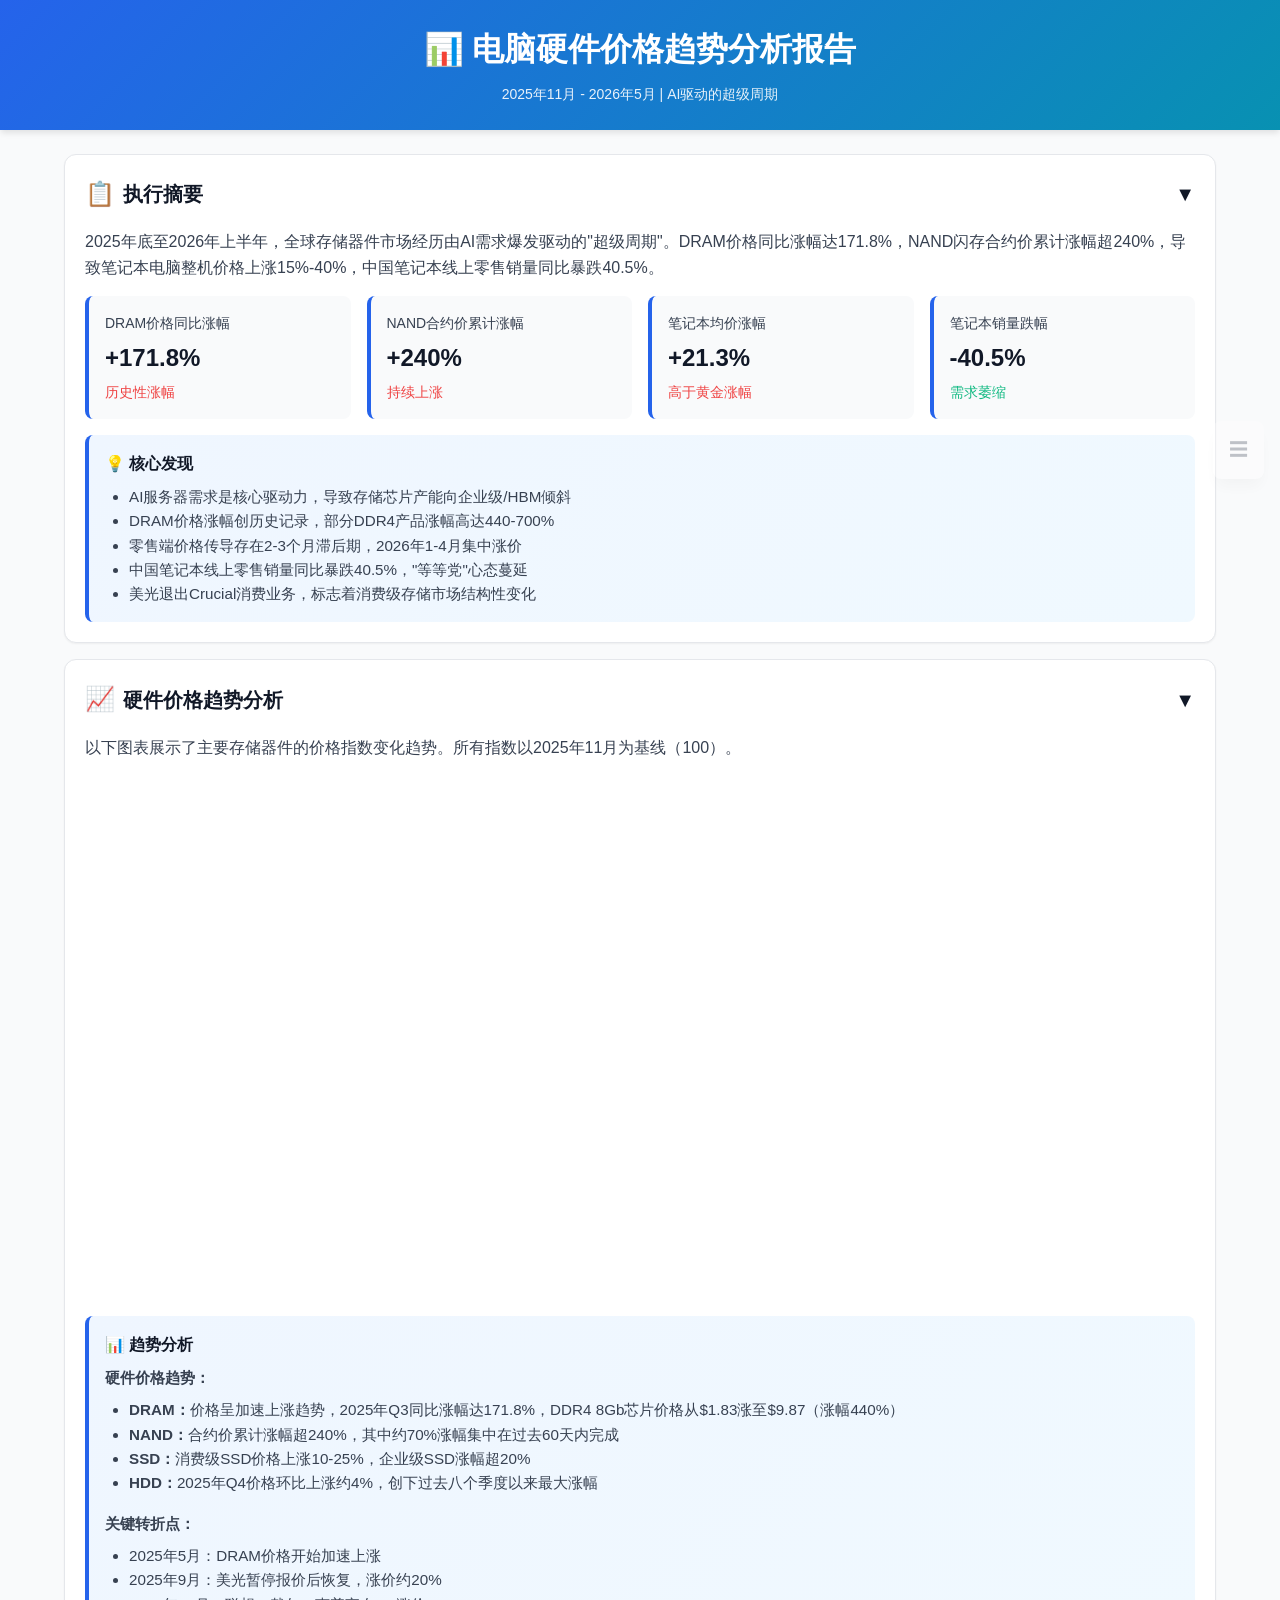
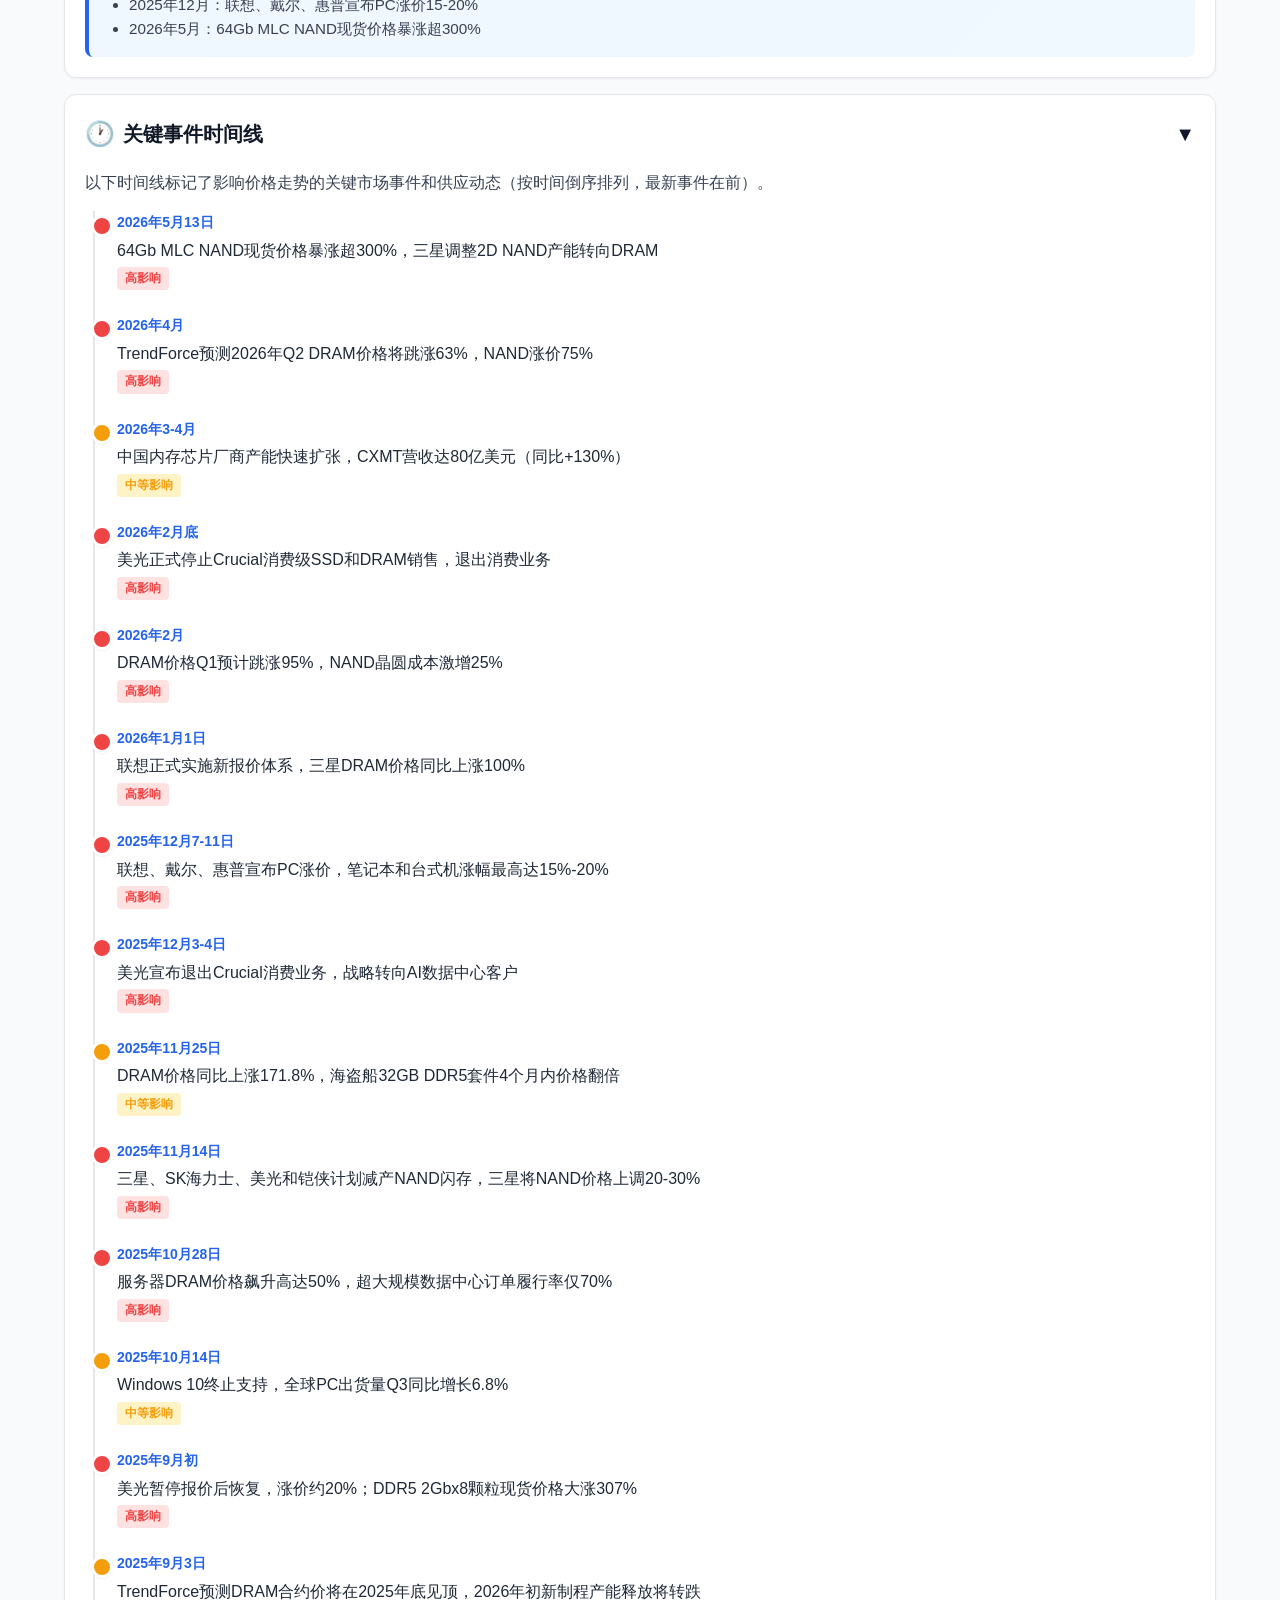
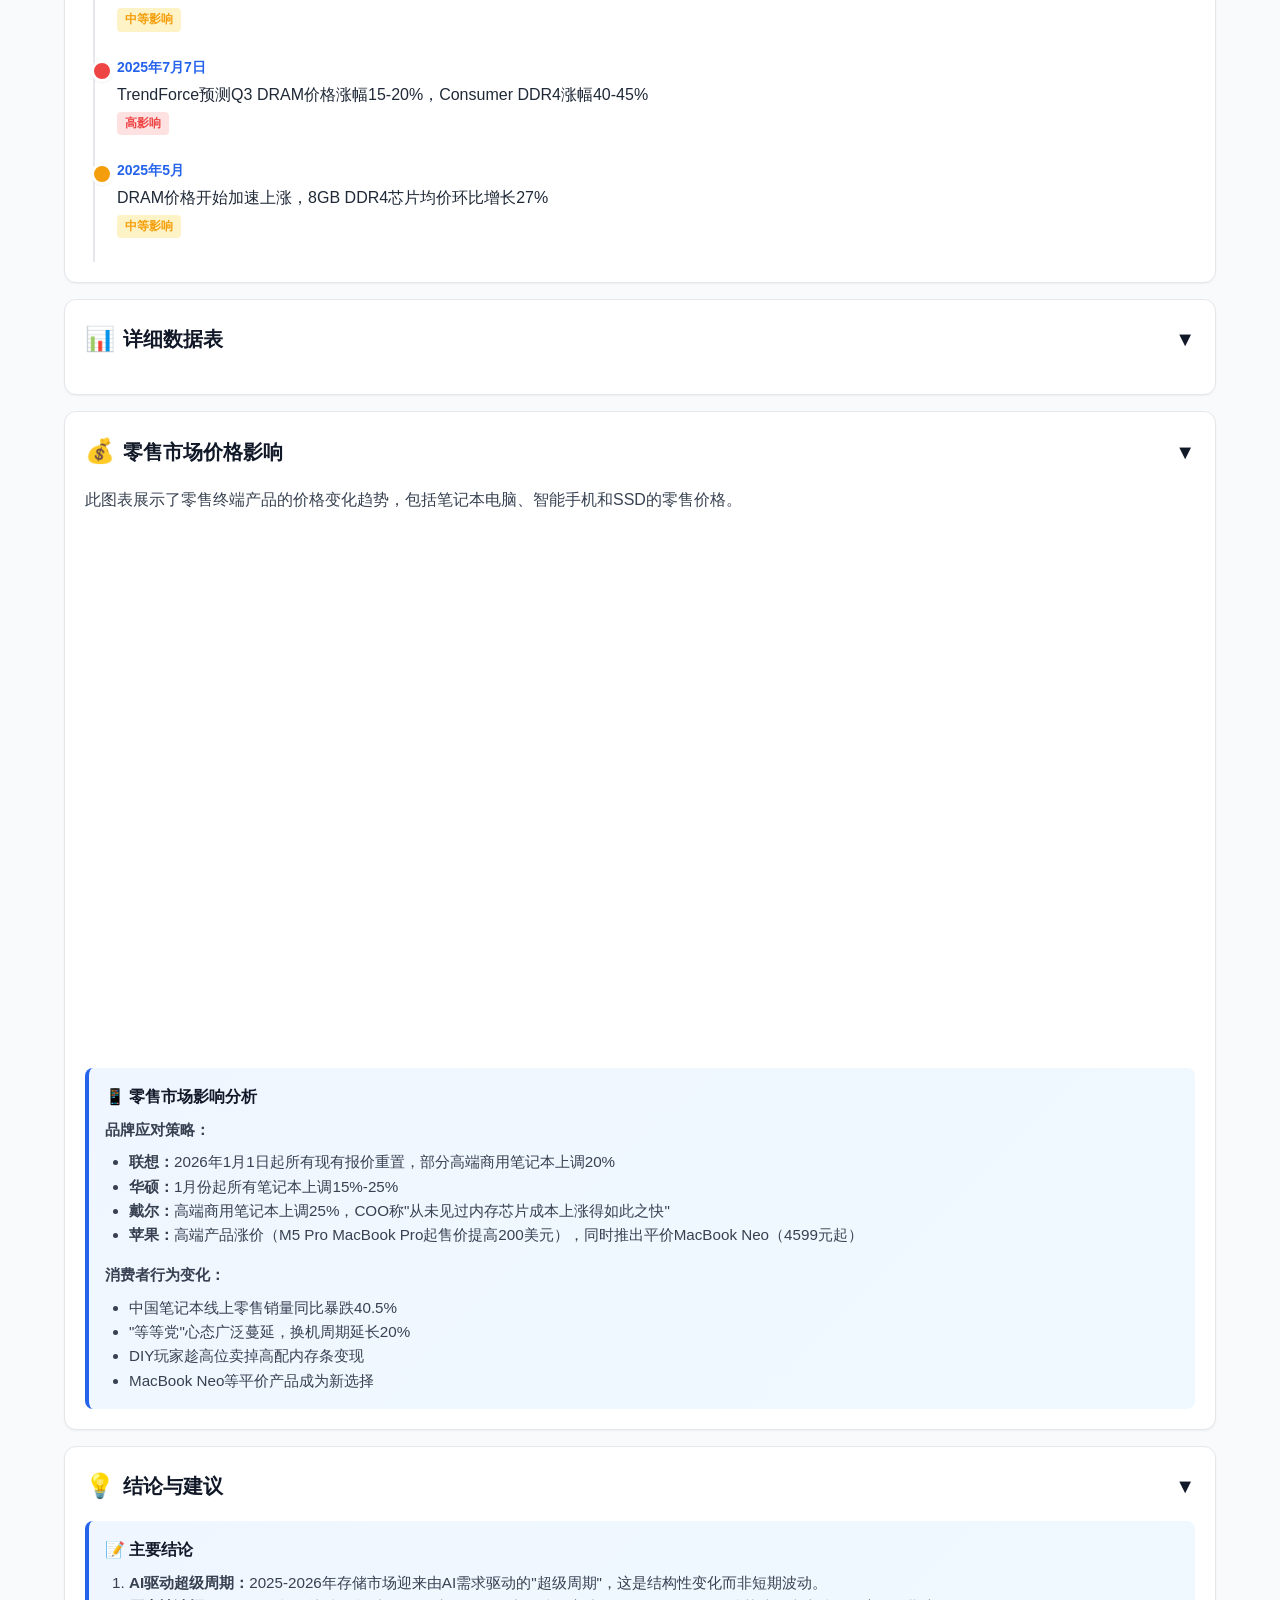
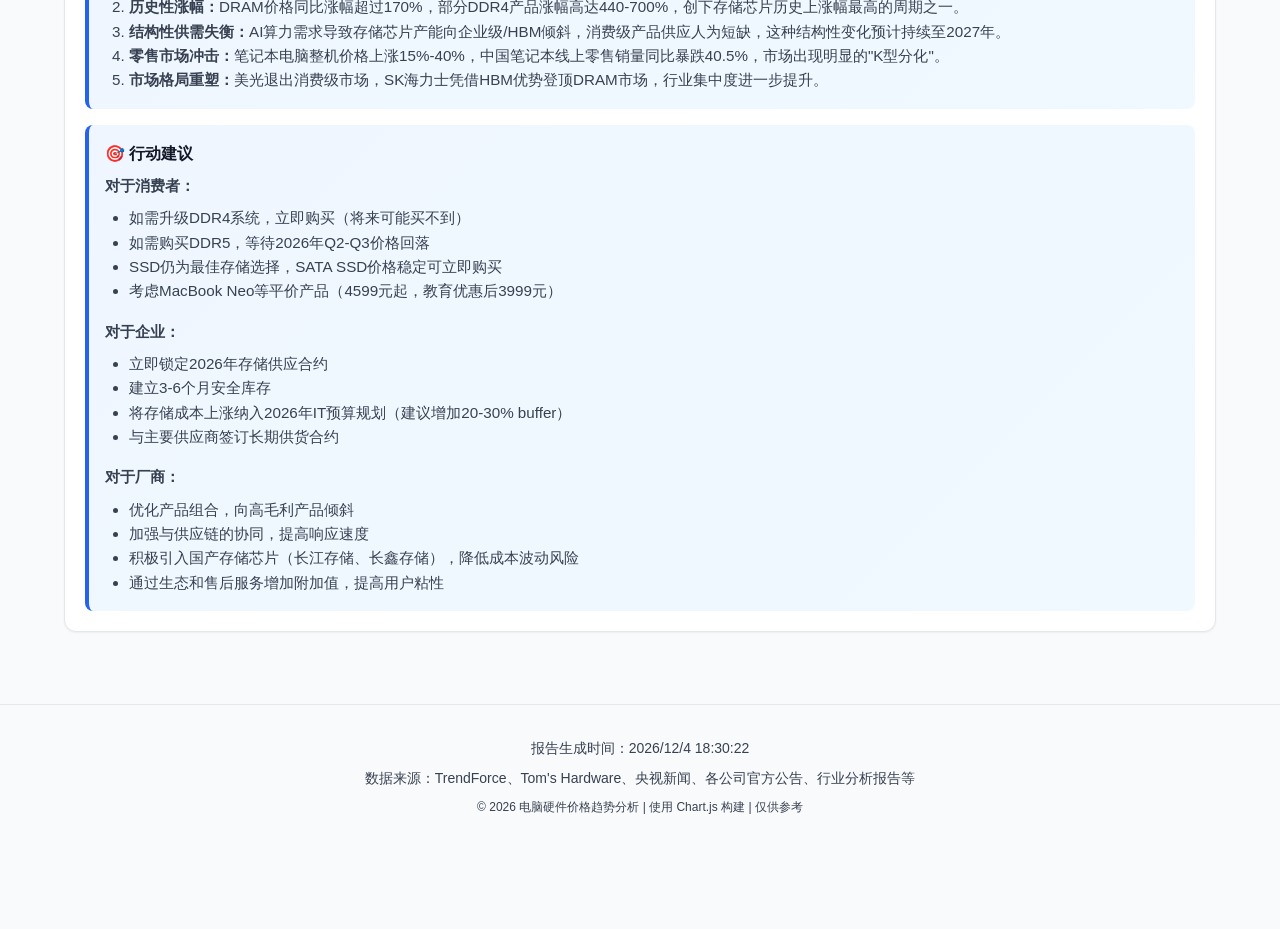
<file: pc-hardware-price-trend/index.html>
<!DOCTYPE html>
<html lang="zh-CN">
<head>
    <meta charset="UTF-8">
    <meta name="viewport" content="width=device-width, initial-scale=1.0, maximum-scale=1.0, user-scalable=no">
    <meta name="description" content="电脑硬件价格趋势分析报告 - 2025年11月至2026年5月">
    <title>电脑硬件价格趋势分析 | 2025-2026</title>
    
    <!-- Chart.js CDN - bootcdn.net -->
    <script src="https://cdn.bootcdn.net/ajax/libs/Chart.js/4.4.1/chart.umd.min.js"></script>
    
    <style>
        /* CSS Reset & Mobile-First Base Styles */
        * {
            margin: 0;
            padding: 0;
            box-sizing: border-box;
        }

        :root {
            --primary-color: #2563eb;
            --secondary-color: #0891b2;
            --success-color: #10b981;
            --warning-color: #f59e0b;
            --danger-color: #ef4444;
            --gray-50: #f9fafb;
            --gray-100: #f3f4f6;
            --gray-200: #e5e7eb;
            --gray-700: #374151;
            --gray-800: #1f2937;
            --gray-900: #111827;
            --shadow-sm: 0 1px 2px 0 rgba(0, 0, 0, 0.05);
            --shadow-md: 0 4px 6px -1px rgba(0, 0, 0, 0.1);
            --shadow-lg: 0 10px 15px -3px rgba(0, 0, 0, 0.1);
        }

        body {
            font-family: -apple-system, BlinkMacSystemFont, "Segoe UI", Roboto, "Helvetica Neue", Arial, "Noto Sans", sans-serif, "Apple Color Emoji", "Segoe UI Emoji", "Segoe UI Symbol", "Noto Color Emoji";
            line-height: 1.6;
            color: var(--gray-800);
            background-color: var(--gray-50);
            padding-bottom: 80px; /* 底部留白80px避免遮挡 */
        }

        /* Header */
        .header {
            background: linear-gradient(135deg, var(--primary-color) 0%, var(--secondary-color) 100%);
            color: white;
            padding: 1.5rem 1rem;
            text-align: center;
            position: sticky;
            top: 0;
            z-index: 100;
            box-shadow: var(--shadow-md);
        }

        .header h1 {
            font-size: 1.5rem;
            font-weight: 700;
            margin-bottom: 0.5rem;
        }

        .header .subtitle {
            font-size: 0.875rem;
            opacity: 0.9;
        }

        /* Container */
        .container {
            max-width: 1200px;
            margin: 0 auto;
            padding: 1rem;
        }

        /* Cards */
        .card {
            background: white;
            border-radius: 0.75rem;
            padding: 1.25rem;
            margin-bottom: 1rem;
            box-shadow: var(--shadow-sm);
            border: 1px solid var(--gray-200);
        }

        .card-title {
            font-size: 1.25rem;
            font-weight: 600;
            color: var(--gray-900);
            margin-bottom: 1rem;
            display: flex;
            align-items: center;
            gap: 0.5rem;
        }

        .card-title .icon {
            font-size: 1.5rem;
        }

        /* Collapsible Sections */
        .collapsible {
            cursor: pointer;
            user-select: none;
        }

        .collapsible-content {
            max-height: 0;
            overflow: hidden;
            transition: max-height 0.3s ease-out;
        }

        .collapsible-content.active {
            max-height: 2000px;
            transition: max-height 0.5s ease-in;
        }

        .collapse-icon {
            margin-left: auto;
            transition: transform 0.3s ease;
        }

        .collapse-icon.rotated {
            transform: rotate(180deg);
        }

        /* Executive Summary */
        .summary-stats {
            display: grid;
            grid-template-columns: 1fr;
            gap: 1rem;
            margin-top: 1rem;
        }

        .stat-box {
            background: var(--gray-50);
            padding: 1rem;
            border-radius: 0.5rem;
            border-left: 4px solid var(--primary-color);
        }

        .stat-label {
            font-size: 0.875rem;
            color: var(--gray-700);
            margin-bottom: 0.25rem;
        }

        .stat-value {
            font-size: 1.5rem;
            font-weight: 700;
            color: var(--gray-900);
        }

        .stat-change {
            font-size: 0.875rem;
            margin-top: 0.25rem;
        }

        .stat-change.positive {
            color: var(--danger-color);
        }

        .stat-change.negative {
            color: var(--success-color);
        }

        /* Timeline */
        .timeline {
            position: relative;
            padding-left: 2rem;
            margin-top: 1rem;
        }

        .timeline::before {
            content: '';
            position: absolute;
            left: 0.5rem;
            top: 0;
            bottom: 0;
            width: 2px;
            background: var(--gray-200);
        }

        .timeline-item {
            position: relative;
            padding-bottom: 1.5rem;
        }

        .timeline-item::before {
            content: '';
            position: absolute;
            left: -1.65rem;
            top: 0.25rem;
            width: 1rem;
            height: 1rem;
            border-radius: 50%;
            background: var(--primary-color);
            border: 3px solid white;
            box-shadow: var(--shadow-sm);
        }

        .timeline-item.high-impact::before {
            background: var(--danger-color);
        }

        .timeline-item.medium-impact::before {
            background: var(--warning-color);
        }

        .timeline-date {
            font-size: 0.875rem;
            font-weight: 600;
            color: var(--primary-color);
            margin-bottom: 0.25rem;
        }

        .timeline-event {
            font-size: 1rem;
            color: var(--gray-800);
        }

        .timeline-impact {
            display: inline-block;
            padding: 0.125rem 0.5rem;
            border-radius: 0.25rem;
            font-size: 0.75rem;
            font-weight: 600;
            margin-top: 0.25rem;
        }

        .timeline-impact.high {
            background: #fee2e2;
            color: var(--danger-color);
        }

        .timeline-impact.medium {
            background: #fef3c7;
            color: var(--warning-color);
        }

        /* Chart Container */
        .chart-container {
            position: relative;
            margin: 1rem 0;
            height: 300px;
            width: 100%;
        }

        .chart-container canvas {
            max-width: 100%;
            height: auto !important;
        }

        /* Table */
        .data-table {
            width: 100%;
            border-collapse: collapse;
            margin-top: 1rem;
            font-size: 0.875rem;
        }

        .data-table th,
        .data-table td {
            padding: 0.75rem;
            text-align: left;
            border-bottom: 1px solid var(--gray-200);
        }

        .data-table th {
            background: var(--gray-50);
            font-weight: 600;
            color: var(--gray-700);
            position: sticky;
            top: 0;
            z-index: 10;
        }

        .data-table tbody tr:hover {
            background: var(--gray-50);
        }

        /* Responsive Table Wrapper */
        .table-wrapper {
            overflow-x: auto;
            -webkit-overflow-scrolling: touch;
            margin: 1rem -1.25rem;
            padding: 0 1.25rem;
        }

        /* Buttons */
        .btn {
            display: inline-block;
            padding: 0.75rem 1.5rem;
            border-radius: 0.5rem;
            font-weight: 600;
            text-align: center;
            cursor: pointer;
            border: none;
            transition: all 0.2s ease;
            font-size: 1rem;
            touch-action: manipulation;
        }

        .btn-primary {
            background: var(--primary-color);
            color: white;
        }

        .btn-primary:hover,
        .btn-primary:active {
            background: #1d4ed8;
            transform: translateY(-1px);
            box-shadow: var(--shadow-md);
        }

        .btn-block {
            display: block;
            width: 100%;
        }

        /* Legend */
        .chart-legend {
            display: flex;
            flex-wrap: wrap;
            gap: 0.75rem;
            margin-top: 1rem;
            justify-content: center;
        }

        .legend-item {
            display: flex;
            align-items: center;
            gap: 0.375rem;
            font-size: 0.875rem;
            cursor: pointer;
            padding: 0.25rem 0.5rem;
            border-radius: 0.25rem;
            transition: background 0.2s ease;
        }

        .legend-item:hover {
            background: var(--gray-100);
        }

        .legend-color {
            width: 1rem;
            height: 1rem;
            border-radius: 0.25rem;
        }

        /* Insights */
        .insight-box {
            background: linear-gradient(135deg, #eff6ff 0%, #f0f9ff 100%);
            border-left: 4px solid var(--primary-color);
            padding: 1rem;
            margin-top: 1rem;
            border-radius: 0.5rem;
        }

        .insight-title {
            font-weight: 600;
            color: var(--gray-900);
            margin-bottom: 0.5rem;
        }

        .insight-text {
            color: var(--gray-700);
            font-size: 0.95rem;
            line-height: 1.6;
        }

        /* Footer */
        .footer {
            text-align: center;
            padding: 2rem 1rem;
            color: var(--gray-700);
            font-size: 0.875rem;
            border-top: 1px solid var(--gray-200);
            margin-top: 2rem;
        }

        /* Floating Navigation */
        .floating-nav {
            position: fixed;
            right: 1rem;
            top: 50%;
            transform: translateY(-50%);
            background: white;
            border-radius: 0.5rem;
            box-shadow: var(--shadow-lg);
            padding: 0.5rem;
            z-index: 1000;
            opacity: 0.3;
            transition: opacity 0.3s ease;
            max-height: 70vh;
            overflow-y: auto;
        }

        .floating-nav:hover {
            opacity: 1;
        }

        .floating-nav.expanded {
            opacity: 1;
        }

        .nav-toggle {
            display: block;
            width: 100%;
            padding: 0.5rem;
            background: none;
            border: none;
            cursor: pointer;
            text-align: center;
            font-size: 1.2rem;
            color: var(--gray-700);
        }

        .nav-list {
            display: none;
            list-style: none;
            margin-top: 0.5rem;
        }

        .floating-nav.expanded .nav-list {
            display: block;
        }

        .nav-list li {
            margin-bottom: 0.25rem;
        }

        .nav-list a {
            display: block;
            padding: 0.5rem 0.75rem;
            color: var(--gray-700);
            text-decoration: none;
            font-size: 0.875rem;
            border-radius: 0.25rem;
            transition: background 0.2s ease;
            white-space: nowrap;
        }

        .nav-list a:hover,
        .nav-list a.active {
            background: var(--gray-100);
            color: var(--primary-color);
        }

        /* Back to Top Button */
        .back-to-top {
            position: fixed;
            bottom: 1rem;
            right: 1rem;
            background: var(--primary-color);
            color: white;
            width: 3rem;
            height: 3rem;
            border-radius: 50%;
            display: flex;
            align-items: center;
            justify-content: center;
            cursor: pointer;
            box-shadow: var(--shadow-md);
            z-index: 1000;
            opacity: 0;
            transition: opacity 0.3s ease;
            pointer-events: none;
        }

        .back-to-top.visible {
            opacity: 1;
            pointer-events: auto;
        }

        /* Responsive Breakpoints */
        @media (min-width: 640px) {
            .container {
                padding: 1.5rem;
            }

            .summary-stats {
                grid-template-columns: repeat(2, 1fr);
            }

            .chart-container {
                height: 400px;
            }

            .header h1 {
                font-size: 2rem;
            }
        }

        @media (min-width: 1024px) {
            .summary-stats {
                grid-template-columns: repeat(4, 1fr);
            }

            .chart-container {
                height: 500px;
            }
        }

        /* Print Styles */
        @media print {
            .header {
                position: relative;
            }

            .collapsible-content {
                max-height: none !important;
            }

            .floating-nav,
            .back-to-top,
            .btn {
                display: none;
            }
        }
    </style>
</head>
<body>
    <!-- Floating Navigation (for 3+ sections) -->
    <nav class="floating-nav" id="floating-nav">
        <button class="nav-toggle" onclick="toggleNav()">☰</button>
        <ul class="nav-list" id="nav-list">
            <li><a href="#summary-section" class="active">执行摘要</a></li>
            <li><a href="#chart-section">价格趋势</a></li>
            <li><a href="#timeline-section">关键事件</a></li>
            <li><a href="#data-section">详细数据</a></li>
            <li><a href="#retail-section">零售影响</a></li>
            <li><a href="#conclusion-section">结论建议</a></li>
        </ul>
    </nav>

    <!-- Back to Top Button -->
    <div class="back-to-top" id="back-to-top" onclick="scrollToTop()">↑</div>

    <!-- Header -->
    <header class="header">
        <h1>📊 电脑硬件价格趋势分析报告</h1>
        <p class="subtitle">2025年11月 - 2026年5月 | AI驱动的超级周期</p>
    </header>

    <div class="container">
        <!-- Executive Summary -->
        <section class="card" id="summary-section">
            <h2 class="card-title collapsible" onclick="toggleSection('summary-content')">
                <span class="icon">📋</span>
                执行摘要
                <span class="collapse-icon" id="summary-icon">▼</span>
            </h2>
            <div class="collapsible-content active" id="summary-content">
                <p style="color: var(--gray-700); margin-bottom: 1rem;">
                    2025年底至2026年上半年，全球存储器件市场经历由AI需求爆发驱动的"超级周期"。DRAM价格同比涨幅达171.8%，NAND闪存合约价累计涨幅超240%，导致笔记本电脑整机价格上涨15%-40%，中国笔记本线上零售销量同比暴跌40.5%。
                </p>
                
                <div class="summary-stats">
                    <div class="stat-box">
                        <div class="stat-label">DRAM价格同比涨幅</div>
                        <div class="stat-value">+171.8%</div>
                        <div class="stat-change positive">历史性涨幅</div>
                    </div>
                    
                    <div class="stat-box">
                        <div class="stat-label">NAND合约价累计涨幅</div>
                        <div class="stat-value">+240%</div>
                        <div class="stat-change positive">持续上涨</div>
                    </div>
                    
                    <div class="stat-box">
                        <div class="stat-label">笔记本均价涨幅</div>
                        <div class="stat-value">+21.3%</div>
                        <div class="stat-change positive">高于黄金涨幅</div>
                    </div>
                    
                    <div class="stat-box">
                        <div class="stat-label">笔记本销量跌幅</div>
                        <div class="stat-value">-40.5%</div>
                        <div class="stat-change negative">需求萎缩</div>
                    </div>
                </div>

                <div class="insight-box">
                    <div class="insight-title">💡 核心发现</div>
                    <div class="insight-text">
                        <ul style="margin-left: 1.5rem; margin-top: 0.5rem;">
                            <li>AI服务器需求是核心驱动力，导致存储芯片产能向企业级/HBM倾斜</li>
                            <li>DRAM价格涨幅创历史记录，部分DDR4产品涨幅高达440-700%</li>
                            <li>零售端价格传导存在2-3个月滞后期，2026年1-4月集中涨价</li>
                            <li>中国笔记本线上零售销量同比暴跌40.5%，"等等党"心态蔓延</li>
                            <li>美光退出Crucial消费业务，标志着消费级存储市场结构性变化</li>
                        </ul>
                    </div>
                </div>
            </div>
        </section>

        <!-- Price Trend Chart -->
        <section class="card" id="chart-section">
            <h2 class="card-title collapsible" onclick="toggleSection('chart-content')">
                <span class="icon">📈</span>
                硬件价格趋势分析
                <span class="collapse-icon" id="chart-icon">▼</span>
            </h2>
            <div class="collapsible-content active" id="chart-content">
                <p style="color: var(--gray-700); margin-bottom: 1rem;">
                    以下图表展示了主要存储器件的价格指数变化趋势。所有指数以2025年11月为基线（100）。
                </p>

                <div class="chart-container">
                    <canvas id="priceTrendChart"></canvas>
                </div>

                <div class="chart-legend" id="chart-legend-1"></div>

                <div class="insight-box" style="margin-top: 1.5rem;">
                    <div class="insight-title">📊 趋势分析</div>
                    <div class="insight-text">
                        <p><strong>硬件价格趋势：</strong></p>
                        <ul style="margin-left: 1.5rem; margin-top: 0.5rem;">
                            <li><strong>DRAM：</strong>价格呈加速上涨趋势，2025年Q3同比涨幅达171.8%，DDR4 8Gb芯片价格从$1.83涨至$9.87（涨幅440%）</li>
                            <li><strong>NAND：</strong>合约价累计涨幅超240%，其中约70%涨幅集中在过去60天内完成</li>
                            <li><strong>SSD：</strong>消费级SSD价格上涨10-25%，企业级SSD涨幅超20%</li>
                            <li><strong>HDD：</strong>2025年Q4价格环比上涨约4%，创下过去八个季度以来最大涨幅</li>
                        </ul>
                        
                        <p style="margin-top: 1rem;"><strong>关键转折点：</strong></p>
                        <ul style="margin-left: 1.5rem; margin-top: 0.5rem;">
                            <li>2025年5月：DRAM价格开始加速上涨</li>
                            <li>2025年9月：美光暂停报价后恢复，涨价约20%</li>
                            <li>2025年12月：联想、戴尔、惠普宣布PC涨价15-20%</li>
                            <li>2026年5月：64Gb MLC NAND现货价格暴涨超300%</li>
                        </ul>
                    </div>
                </div>
            </div>
        </section>

        <!-- Key Events Timeline -->
        <section class="card" id="timeline-section">
            <h2 class="card-title collapsible" onclick="toggleSection('timeline-content')">
                <span class="icon">🕐</span>
                关键事件时间线
                <span class="collapse-icon" id="timeline-icon">▼</span>
            </h2>
            <div class="collapsible-content active" id="timeline-content">
                <p style="color: var(--gray-700); margin-bottom: 1rem;">
                    以下时间线标记了影响价格走势的关键市场事件和供应动态（按时间倒序排列，最新事件在前）。
                </p>

                <div class="timeline">
                    <div class="timeline-item high-impact">
                        <div class="timeline-date">2026年5月13日</div>
                        <div class="timeline-event">64Gb MLC NAND现货价格暴涨超300%，三星调整2D NAND产能转向DRAM</div>
                        <span class="timeline-impact high">高影响</span>
                    </div>

                    <div class="timeline-item high-impact">
                        <div class="timeline-date">2026年4月</div>
                        <div class="timeline-event">TrendForce预测2026年Q2 DRAM价格将跳涨63%，NAND涨价75%</div>
                        <span class="timeline-impact high">高影响</span>
                    </div>

                    <div class="timeline-item medium-impact">
                        <div class="timeline-date">2026年3-4月</div>
                        <div class="timeline-event">中国内存芯片厂商产能快速扩张，CXMT营收达80亿美元（同比+130%）</div>
                        <span class="timeline-impact medium">中等影响</span>
                    </div>

                    <div class="timeline-item high-impact">
                        <div class="timeline-date">2026年2月底</div>
                        <div class="timeline-event">美光正式停止Crucial消费级SSD和DRAM销售，退出消费业务</div>
                        <span class="timeline-impact high">高影响</span>
                    </div>

                    <div class="timeline-item high-impact">
                        <div class="timeline-date">2026年2月</div>
                        <div class="timeline-event">DRAM价格Q1预计跳涨95%，NAND晶圆成本激增25%</div>
                        <span class="timeline-impact high">高影响</span>
                    </div>

                    <div class="timeline-item high-impact">
                        <div class="timeline-date">2026年1月1日</div>
                        <div class="timeline-event">联想正式实施新报价体系，三星DRAM价格同比上涨100%</div>
                        <span class="timeline-impact high">高影响</span>
                    </div>

                    <div class="timeline-item high-impact">
                        <div class="timeline-date">2025年12月7-11日</div>
                        <div class="timeline-event">联想、戴尔、惠普宣布PC涨价，笔记本和台式机涨幅最高达15%-20%</div>
                        <span class="timeline-impact high">高影响</span>
                    </div>

                    <div class="timeline-item high-impact">
                        <div class="timeline-date">2025年12月3-4日</div>
                        <div class="timeline-event">美光宣布退出Crucial消费业务，战略转向AI数据中心客户</div>
                        <span class="timeline-impact high">高影响</span>
                    </div>

                    <div class="timeline-item medium-impact">
                        <div class="timeline-date">2025年11月25日</div>
                        <div class="timeline-event">DRAM价格同比上涨171.8%，海盗船32GB DDR5套件4个月内价格翻倍</div>
                        <span class="timeline-impact medium">中等影响</span>
                    </div>

                    <div class="timeline-item high-impact">
                        <div class="timeline-date">2025年11月14日</div>
                        <div class="timeline-event">三星、SK海力士、美光和铠侠计划减产NAND闪存，三星将NAND价格上调20-30%</div>
                        <span class="timeline-impact high">高影响</span>
                    </div>

                    <div class="timeline-item high-impact">
                        <div class="timeline-date">2025年10月28日</div>
                        <div class="timeline-event">服务器DRAM价格飙升高达50%，超大规模数据中心订单履行率仅70%</div>
                        <span class="timeline-impact high">高影响</span>
                    </div>

                    <div class="timeline-item medium-impact">
                        <div class="timeline-date">2025年10月14日</div>
                        <div class="timeline-event">Windows 10终止支持，全球PC出货量Q3同比增长6.8%</div>
                        <span class="timeline-impact medium">中等影响</span>
                    </div>

                    <div class="timeline-item high-impact">
                        <div class="timeline-date">2025年9月初</div>
                        <div class="timeline-event">美光暂停报价后恢复，涨价约20%；DDR5 2Gbx8颗粒现货价格大涨307%</div>
                        <span class="timeline-impact high">高影响</span>
                    </div>

                    <div class="timeline-item medium-impact">
                        <div class="timeline-date">2025年9月3日</div>
                        <div class="timeline-event">TrendForce预测DRAM合约价将在2025年底见顶，2026年初新制程产能释放将转跌</div>
                        <span class="timeline-impact medium">中等影响</span>
                    </div>

                    <div class="timeline-item high-impact">
                        <div class="timeline-date">2025年7月7日</div>
                        <div class="timeline-event">TrendForce预测Q3 DRAM价格涨幅15-20%，Consumer DDR4涨幅40-45%</div>
                        <span class="timeline-impact high">高影响</span>
                    </div>

                    <div class="timeline-item medium-impact">
                        <div class="timeline-date">2025年5月</div>
                        <div class="timeline-event">DRAM价格开始加速上涨，8GB DDR4芯片均价环比增长27%</div>
                        <span class="timeline-impact medium">中等影响</span>
                    </div>
                </div>
            </div>
        </section>

        <!-- Detailed Data Table -->
        <section class="card" id="data-section">
            <h2 class="card-title collapsible" onclick="toggleSection('data-content')">
                <span class="icon">📊</span>
                详细数据表
                <span class="collapse-icon" id="data-icon">▼</span>
            </h2>
            <div class="collapsible-content" id="data-content">
                <p style="color: var(--gray-700); margin-bottom: 1rem;">
                    以下表格提供了各月份详细的价格数据，包括价格指数和平均零售价格。
                </p>

                <div class="table-wrapper">
                    <table class="data-table">
                        <thead>
                            <tr>
                                <th>时间</th>
                                <th>DRAM指数</th>
                                <th>NAND指数</th>
                                <th>DDR4价格($)</th>
                                <th>笔记本均价(¥)</th>
                                <th>销量同比</th>
                            </tr>
                        </thead>
                        <tbody id="data-table-body">
                            <!-- Data will be populated by JavaScript -->
                        </tbody>
                    </table>
                </div>
            </div>
        </section>

        <!-- Retail Price Impact Chart -->
        <section class="card" id="retail-section">
            <h2 class="card-title collapsible" onclick="toggleSection('retail-content')">
                <span class="icon">💰</span>
                零售市场价格影响
                <span class="collapse-icon" id="retail-icon">▼</span>
            </h2>
            <div class="collapsible-content active" id="retail-content">
                <p style="color: var(--gray-700); margin-bottom: 1rem;">
                    此图表展示了零售终端产品的价格变化趋势，包括笔记本电脑、智能手机和SSD的零售价格。
                </p>

                <div class="chart-container">
                    <canvas id="retailPriceChart"></canvas>
                </div>

                <div class="chart-legend" id="chart-legend-2"></div>

                <div class="insight-box" style="margin-top: 1.5rem;">
                    <div class="insight-title">📱 零售市场影响分析</div>
                    <div class="insight-text">
                        <p><strong>品牌应对策略：</strong></p>
                        <ul style="margin-left: 1.5rem; margin-top: 0.5rem;">
                            <li><strong>联想：</strong>2026年1月1日起所有现有报价重置，部分高端商用笔记本上调20%</li>
                            <li><strong>华硕：</strong>1月份起所有笔记本上调15%-25%</li>
                            <li><strong>戴尔：</strong>高端商用笔记本上调25%，COO称"从未见过内存芯片成本上涨得如此之快"</li>
                            <li><strong>苹果：</strong>高端产品涨价（M5 Pro MacBook Pro起售价提高200美元），同时推出平价MacBook Neo（4599元起）</li>
                        </ul>
                        
                        <p style="margin-top: 1rem;"><strong>消费者行为变化：</strong></p>
                        <ul style="margin-left: 1.5rem; margin-top: 0.5rem;">
                            <li>中国笔记本线上零售销量同比暴跌40.5%</li>
                            <li>"等等党"心态广泛蔓延，换机周期延长20%</li>
                            <li>DIY玩家趁高位卖掉高配内存条变现</li>
                            <li>MacBook Neo等平价产品成为新选择</li>
                        </ul>
                    </div>
                </div>
            </div>
        </section>

        <!-- Conclusions & Recommendations -->
        <section class="card" id="conclusion-section">
            <h2 class="card-title collapsible" onclick="toggleSection('conclusion-content')">
                <span class="icon">💡</span>
                结论与建议
                <span class="collapse-icon" id="conclusion-icon">▼</span>
            </h2>
            <div class="collapsible-content active" id="conclusion-content">
                <div class="insight-box" style="margin-top: 0;">
                    <div class="insight-title">📝 主要结论</div>
                    <div class="insight-text">
                        <ol style="margin-left: 1.5rem; margin-top: 0.5rem;">
                            <li><strong>AI驱动超级周期：</strong>2025-2026年存储市场迎来由AI需求驱动的"超级周期"，这是结构性变化而非短期波动。</li>
                            
                            <li><strong>历史性涨幅：</strong>DRAM价格同比涨幅超过170%，部分DDR4产品涨幅高达440-700%，创下存储芯片历史上涨幅最高的周期之一。</li>
                            
                            <li><strong>结构性供需失衡：</strong>AI算力需求导致存储芯片产能向企业级/HBM倾斜，消费级产品供应人为短缺，这种结构性变化预计持续至2027年。</li>
                            
                            <li><strong>零售市场冲击：</strong>笔记本电脑整机价格上涨15%-40%，中国笔记本线上零售销量同比暴跌40.5%，市场出现明显的"K型分化"。</li>

                            <li><strong>市场格局重塑：</strong>美光退出消费级市场，SK海力士凭借HBM优势登顶DRAM市场，行业集中度进一步提升。</li>
                        </ol>
                    </div>
                </div>

                <div class="insight-box" style="margin-top: 1rem;">
                    <div class="insight-title">🎯 行动建议</div>
                    <div class="insight-text">
                        <p><strong>对于消费者：</strong></p>
                        <ul style="margin-left: 1.5rem; margin-top: 0.5rem;">
                            <li>如需升级DDR4系统，立即购买（将来可能买不到）</li>
                            <li>如需购买DDR5，等待2026年Q2-Q3价格回落</li>
                            <li>SSD仍为最佳存储选择，SATA SSD价格稳定可立即购买</li>
                            <li>考虑MacBook Neo等平价产品（4599元起，教育优惠后3999元）</li>
                        </ul>

                        <p style="margin-top: 1rem;"><strong>对于企业：</strong></p>
                        <ul style="margin-left: 1.5rem; margin-top: 0.5rem;">
                            <li>立即锁定2026年存储供应合约</li>
                            <li>建立3-6个月安全库存</li>
                            <li>将存储成本上涨纳入2026年IT预算规划（建议增加20-30% buffer）</li>
                            <li>与主要供应商签订长期供货合约</li>
                        </ul>

                        <p style="margin-top: 1rem;"><strong>对于厂商：</strong></p>
                        <ul style="margin-left: 1.5rem; margin-top: 0.5rem;">
                            <li>优化产品组合，向高毛利产品倾斜</li>
                            <li>加强与供应链的协同，提高响应速度</li>
                            <li>积极引入国产存储芯片（长江存储、长鑫存储），降低成本波动风险</li>
                            <li>通过生态和售后服务增加附加值，提高用户粘性</li>
                        </ul>
                    </div>
                </div>
            </div>
        </section>
    </div>

    <!-- Footer -->
    <footer class="footer">
        <p>报告生成时间：<span id="report-date"></span></p>
        <p style="margin-top: 0.5rem;">数据来源：TrendForce、Tom's Hardware、央视新闻、各公司官方公告、行业分析报告等</p>
        <p style="margin-top: 0.5rem; font-size: 0.75rem; color: var(--gray-700);">
            © 2026 电脑硬件价格趋势分析 | 使用 Chart.js 构建 | 仅供参考
        </p>
    </footer>

    <script>
        // ==================== Data Structure ====================
        const priceTrendData = {
            metadata: {
                title: "电脑硬件价格趋势分析报告",
                period: "2025年11月 - 2026年5月",
                currency: "CNY",
                baseIndex: 100,
                baseDate: "2025-11"
            },
            timeline: ["2025-11", "2025-12", "2026-01", "2026-02", "2026-03", "2026-04", "2026-05"],
            displayLabels: ["2025/11", "2025/12", "2026/01", "2026/02", "2026/03", "2026/04", "2026/05"],
            
            priceIndices: {
                DRAM: [100, 150, 200, 240, 260, 270, 280],
                NAND: [100, 130, 170, 210, 230, 235, 240],
                SSD: [100, 110, 120, 140, 155, 165, 175]
            },
            
            averagePrices: {
                laptop: [5000, 5200, 5500, 5700, 5800, 5850, 5800],
                smartphone: [3000, 3100, 3200, 3300, 3400, 3450, 3500],
                ssdRetail: [400, 420, 480, 520, 540, 550, 540]
            },
            
            detailedData: {
                dramIndex: [100, 150, 200, 240, 260, 270, 280],
                nandIndex: [100, 130, 170, 210, 230, 235, 240],
                ddr4Price: [1.83, 3.50, 5.50, 7.50, 8.50, 9.20, 9.87],
                laptopPrice: [5000, 5200, 5500, 5700, 5800, 5850, 5800],
                salesChange: [0, -10, -25, -35, -40, -41, -40.5]
            }
        };

        // ==================== Chart Configuration ====================
        const chartColors = {
            DRAM: { bg: 'rgba(37, 99, 235, 0.2)', border: 'rgb(37, 99, 235)' },
            NAND: { bg: 'rgba(8, 145, 178, 0.2)', border: 'rgb(8, 145, 178)' },
            SSD: { bg: 'rgba(16, 185, 129, 0.2)', border: 'rgb(16, 185, 129)' },
            laptop: { bg: 'rgba(245, 158, 11, 0.2)', border: 'rgb(245, 158, 11)' },
            smartphone: { bg: 'rgba(239, 68, 68, 0.2)', border: 'rgb(239, 68, 68)' },
            ssdRetail: { bg: 'rgba(139, 92, 246, 0.2)', border: 'rgb(139, 92, 246)' }
        };

        // ==================== Initialize Charts ====================
        let priceTrendChart, retailPriceChart;

        function initPriceTrendChart() {
            const ctx = document.getElementById('priceTrendChart').getContext('2d');
            
            priceTrendChart = new Chart(ctx, {
                type: 'line',
                data: {
                    labels: priceTrendData.displayLabels,
                    datasets: [
                        {
                            label: 'DRAM 价格指数',
                            data: priceTrendData.priceIndices.DRAM,
                            borderColor: chartColors.DRAM.border,
                            backgroundColor: chartColors.DRAM.bg,
                            borderWidth: 3,
                            fill: true,
                            tension: 0.4,
                            pointRadius: 5,
                            pointHoverRadius: 8
                        },
                        {
                            label: 'NAND 价格指数',
                            data: priceTrendData.priceIndices.NAND,
                            borderColor: chartColors.NAND.border,
                            backgroundColor: chartColors.NAND.bg,
                            borderWidth: 3,
                            fill: true,
                            tension: 0.4,
                            pointRadius: 5,
                            pointHoverRadius: 8
                        },
                        {
                            label: 'SSD 价格指数',
                            data: priceTrendData.priceIndices.SSD,
                            borderColor: chartColors.SSD.border,
                            backgroundColor: chartColors.SSD.bg,
                            borderWidth: 3,
                            fill: true,
                            tension: 0.4,
                            pointRadius: 5,
                            pointHoverRadius: 8
                        }
                    ]
                },
                options: {
                    responsive: true,
                    maintainAspectRatio: false,
                    interaction: {
                        mode: 'index',
                        intersect: false
                    },
                    plugins: {
                        legend: {
                            display: false
                        },
                        tooltip: {
                            backgroundColor: 'rgba(0, 0, 0, 0.8)',
                            padding: 12,
                            titleFont: { size: 14 },
                            bodyFont: { size: 13 },
                            callbacks: {
                                label: function(context) {
                                    return context.dataset.label + ': ' + context.parsed.y + ' (基线: 100)';
                                }
                            }
                        }
                    },
                    scales: {
                        y: {
                            beginAtZero: false,
                            min: 80,
                            title: {
                                display: true,
                                text: '价格指数 (基线=100)',
                                font: { size: 14 }
                            },
                            ticks: {
                                font: { size: 12 }
                            }
                        },
                        x: {
                            ticks: {
                                font: { size: 12 }
                            }
                        }
                    }
                }
            });

            // Create custom legend
            createChartLegend('chart-legend-1', priceTrendChart);
        }

        function initRetailPriceChart() {
            const ctx = document.getElementById('retailPriceChart').getContext('2d');
            
            retailPriceChart = new Chart(ctx, {
                type: 'line',
                data: {
                    labels: priceTrendData.displayLabels,
                    datasets: [
                        {
                            label: '笔记本电脑 (¥)',
                            data: priceTrendData.averagePrices.laptop,
                            borderColor: chartColors.laptop.border,
                            backgroundColor: chartColors.laptop.bg,
                            borderWidth: 3,
                            fill: true,
                            tension: 0.4,
                            pointRadius: 5,
                            pointHoverRadius: 8,
                            yAxisID: 'y'
                        },
                        {
                            label: '智能手机 (¥)',
                            data: priceTrendData.averagePrices.smartphone,
                            borderColor: chartColors.smartphone.border,
                            backgroundColor: chartColors.smartphone.bg,
                            borderWidth: 3,
                            fill: true,
                            tension: 0.4,
                            pointRadius: 5,
                            pointHoverRadius: 8,
                            yAxisID: 'y'
                        },
                        {
                            label: 'SSD 零售价 (¥)',
                            data: priceTrendData.averagePrices.ssdRetail,
                            borderColor: chartColors.ssdRetail.border,
                            backgroundColor: chartColors.ssdRetail.bg,
                            borderWidth: 3,
                            fill: true,
                            tension: 0.4,
                            pointRadius: 5,
                            pointHoverRadius: 8,
                            yAxisID: 'y1'
                        }
                    ]
                },
                options: {
                    responsive: true,
                    maintainAspectRatio: false,
                    interaction: {
                        mode: 'index',
                        intersect: false
                    },
                    plugins: {
                        legend: {
                            display: false
                        },
                        tooltip: {
                            backgroundColor: 'rgba(0, 0, 0, 0.8)',
                            padding: 12,
                            titleFont: { size: 14 },
                            bodyFont: { size: 13 },
                            callbacks: {
                                label: function(context) {
                                    return context.dataset.label + ': ¥' + context.parsed.y.toLocaleString();
                                }
                            }
                        }
                    },
                    scales: {
                        y: {
                            type: 'linear',
                            display: true,
                            position: 'left',
                            title: {
                                display: true,
                                text: '设备价格 (¥)',
                                font: { size: 14 }
                            },
                            ticks: {
                                font: { size: 11 },
                                callback: function(value) {
                                    return '¥' + value;
                                }
                            }
                        },
                        y1: {
                            type: 'linear',
                            display: true,
                            position: 'right',
                            title: {
                                display: true,
                                text: 'SSD价格 (¥)',
                                font: { size: 14 }
                            },
                            ticks: {
                                font: { size: 11 },
                                callback: function(value) {
                                    return '¥' + value;
                                }
                            },
                            grid: {
                                drawOnChartArea: false
                            }
                        },
                        x: {
                            ticks: {
                                font: { size: 12 }
                            }
                        }
                    }
                }
            });

            // Create custom legend
            createChartLegend('chart-legend-2', retailPriceChart);
        }

        // ==================== Helper Functions ====================
        function createChartLegend(containerId, chart) {
            const container = document.getElementById(containerId);
            container.innerHTML = '';
            
            chart.data.datasets.forEach((dataset, index) => {
                const legendItem = document.createElement('div');
                legendItem.className = 'legend-item';
                legendItem.onclick = () => toggleDataset(chart, index);
                
                const colorBox = document.createElement('div');
                colorBox.className = 'legend-color';
                colorBox.style.backgroundColor = dataset.borderColor;
                
                const label = document.createElement('span');
                label.textContent = dataset.label;
                
                legendItem.appendChild(colorBox);
                legendItem.appendChild(label);
                container.appendChild(legendItem);
            });
        }

        function toggleDataset(chart, index) {
            const meta = chart.getDatasetMeta(index);
            meta.hidden = meta.hidden === null ? true : null;
            chart.update();
        }

        function toggleSection(contentId) {
            const content = document.getElementById(contentId);
            const iconId = contentId.replace('-content', '-icon');
            const icon = document.getElementById(iconId);
            
            content.classList.toggle('active');
            icon.classList.toggle('rotated');
        }

        function populateDataTable() {
            const tbody = document.getElementById('data-table-body');
            tbody.innerHTML = '';
            
            priceTrendData.timeline.forEach((month, index) => {
                const row = document.createElement('tr');
                
                const displayMonth = priceTrendData.displayLabels[index];
                const dramIndex = priceTrendData.detailedData.dramIndex[index];
                const nandIndex = priceTrendData.detailedData.nandIndex[index];
                const ddr4Price = priceTrendData.detailedData.ddr4Price[index];
                const laptopPrice = priceTrendData.detailedData.laptopPrice[index];
                const salesChange = priceTrendData.detailedData.salesChange[index];
                
                row.innerHTML = `
                    <td><strong>${displayMonth}</strong></td>
                    <td>${dramIndex}</td>
                    <td>${nandIndex}</td>
                    <td>$${ddr4Price.toFixed(2)}</td>
                    <td>¥${laptopPrice.toLocaleString()}</td>
                    <td>${salesChange}%</td>
                `;
                
                tbody.appendChild(row);
            });
        }

        // ==================== Floating Navigation ====================
        function toggleNav() {
            const nav = document.getElementById('floating-nav');
            nav.classList.toggle('expanded');
        }

        function scrollToTop() {
            window.scrollTo({
                top: 0,
                behavior: 'smooth'
            });
        }

        function updateActiveNavLink() {
            const sections = document.querySelectorAll('section[id]');
            const navLinks = document.querySelectorAll('.nav-list a');
            
            let currentSection = '';
            sections.forEach(section => {
                const sectionTop = section.offsetTop;
                const sectionHeight = section.clientHeight;
                if (window.scrollY >= sectionTop - 200) {
                    currentSection = section.getAttribute('id');
                }
            });
            
            navLinks.forEach(link => {
                link.classList.remove('active');
                if (link.getAttribute('href') === '#' + currentSection) {
                    link.classList.add('active');
                }
            });
        }

        function checkScrollPosition() {
            const backToTopBtn = document.getElementById('back-to-top');
            if (window.scrollY > 300) {
                backToTopBtn.classList.add('visible');
            } else {
                backToTopBtn.classList.remove('visible');
            }
        }

        // ==================== Initialize ====================
        document.addEventListener('DOMContentLoaded', function() {
            // Set report date
            document.getElementById('report-date').textContent = new Date().toLocaleString('zh-CN');
            
            // Initialize charts
            initPriceTrendChart();
            initRetailPriceChart();
            
            // Populate data table
            populateDataTable();
            
            // Add scroll event listeners for floating nav
            window.addEventListener('scroll', function() {
                updateActiveNavLink();
                checkScrollPosition();
            });
            
            // Smooth scroll for nav links
            document.querySelectorAll('.nav-list a').forEach(link => {
                link.addEventListener('click', function(e) {
                    e.preventDefault();
                    const targetId = this.getAttribute('href').substring(1);
                    const targetElement = document.getElementById(targetId);
                    if (targetElement) {
                        window.scrollTo({
                            top: targetElement.offsetTop - 80,
                            behavior: 'smooth'
                        });
                        
                        // Close nav after clicking on mobile
                        if (window.innerWidth < 640) {
                            document.getElementById('floating-nav').classList.remove('expanded');
                        }
                    }
                });
            });
        });

        // Make charts responsive on resize
        window.addEventListener('resize', function() {
            if (priceTrendChart) priceTrendChart.resize();
            if (retailPriceChart) retailPriceChart.resize();
        });
    </script>
</body>
</html>
</file>
